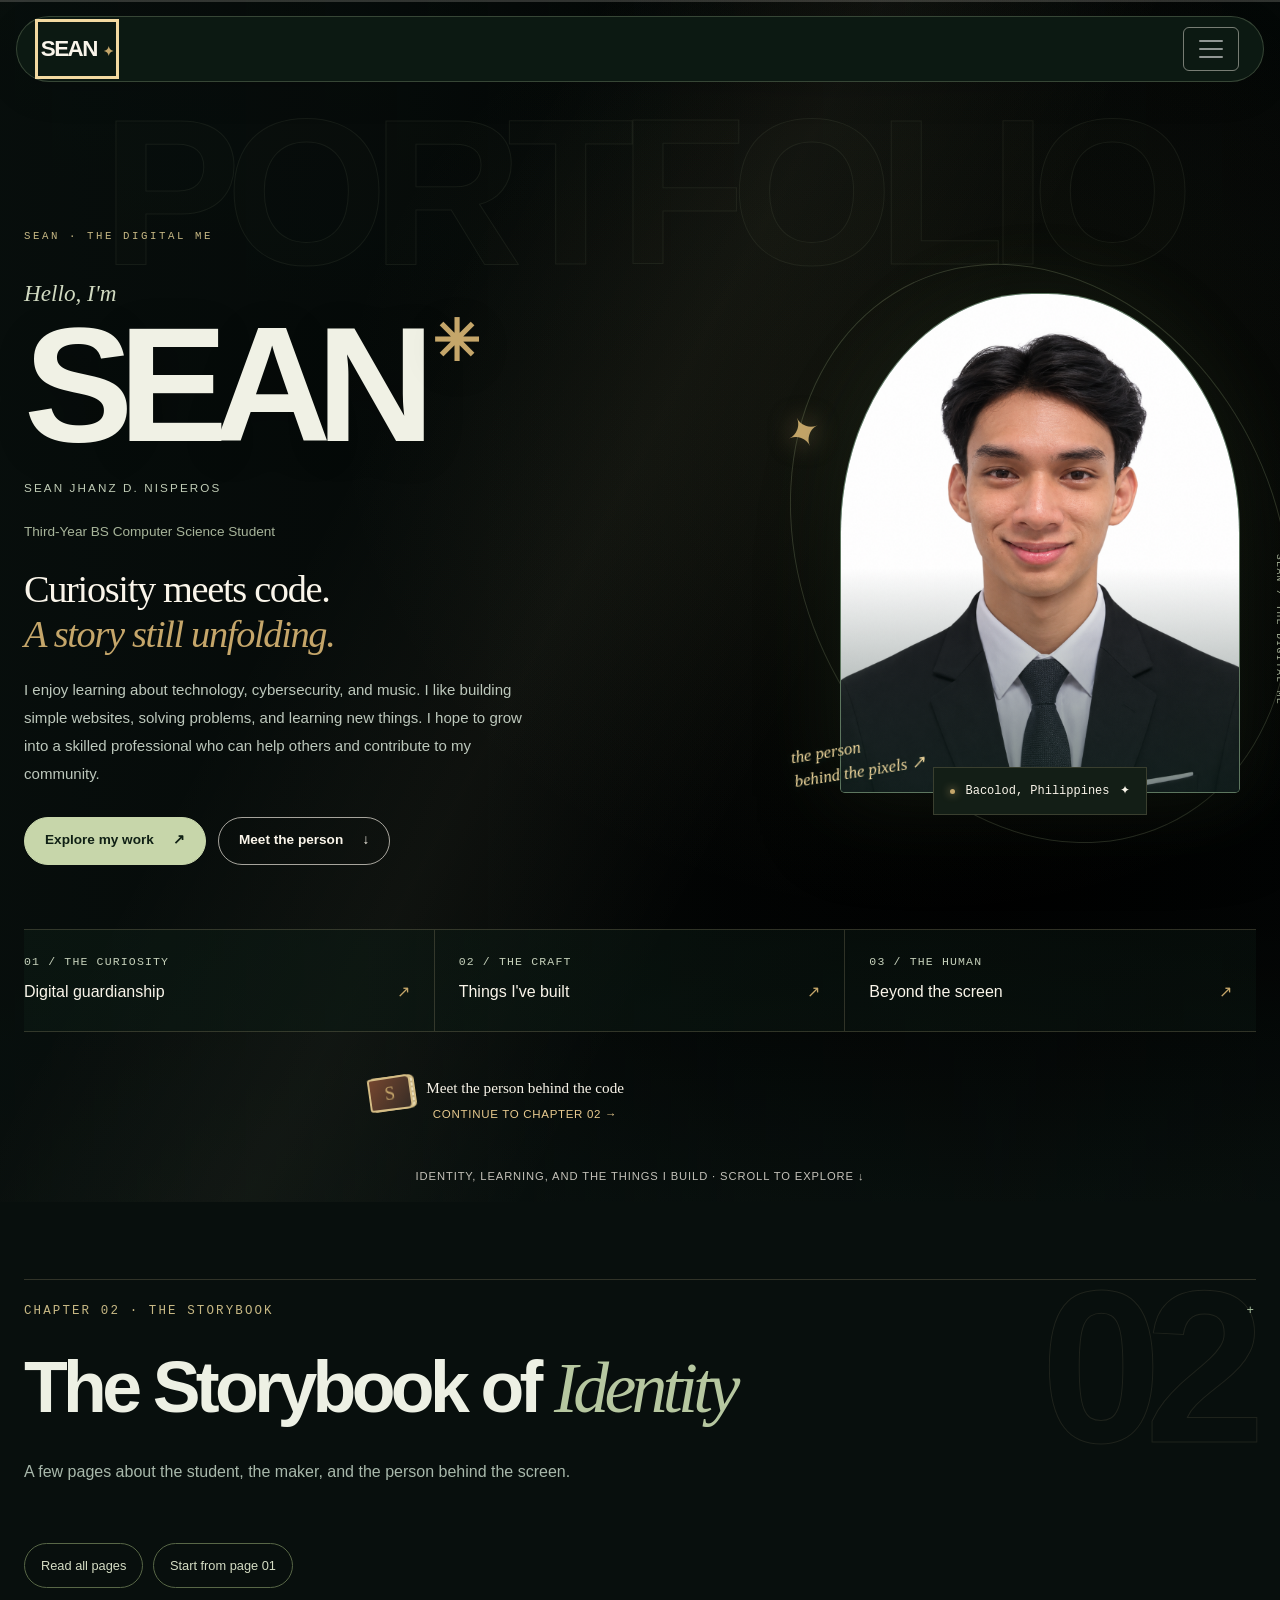
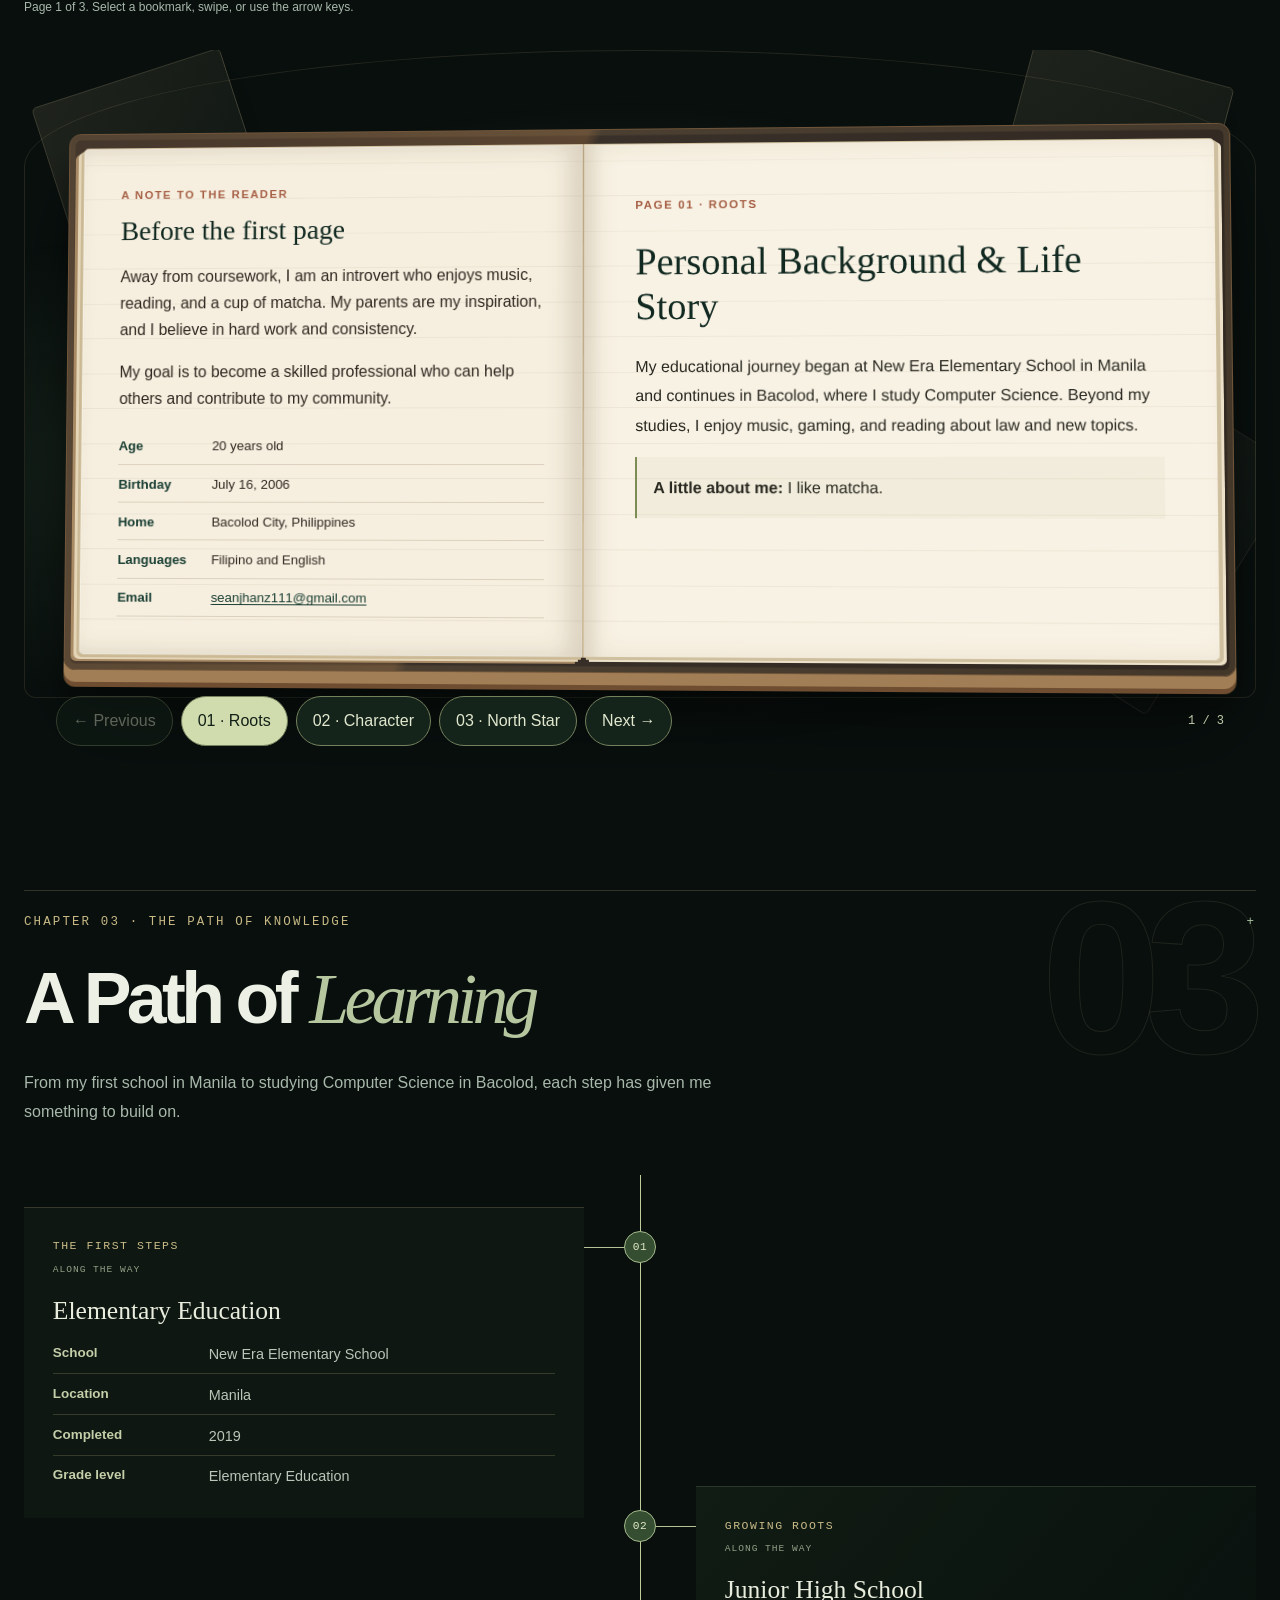
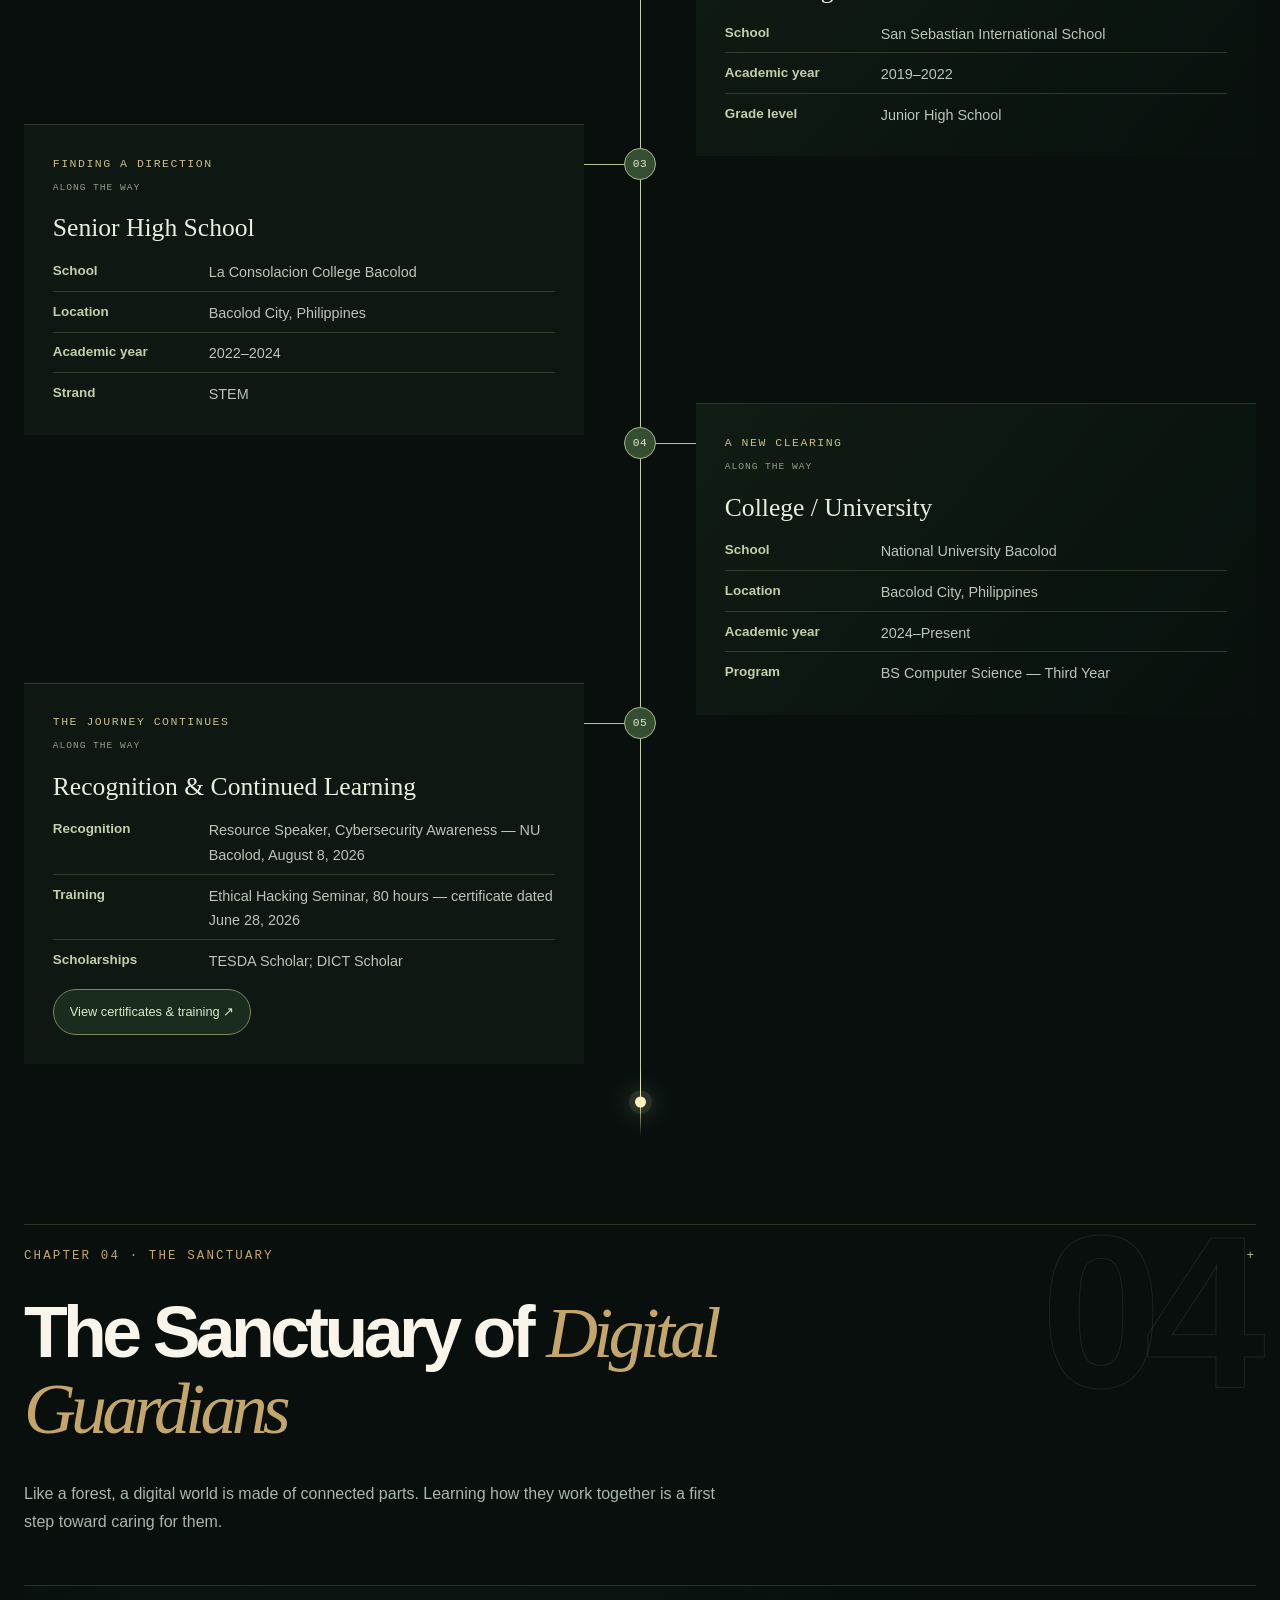
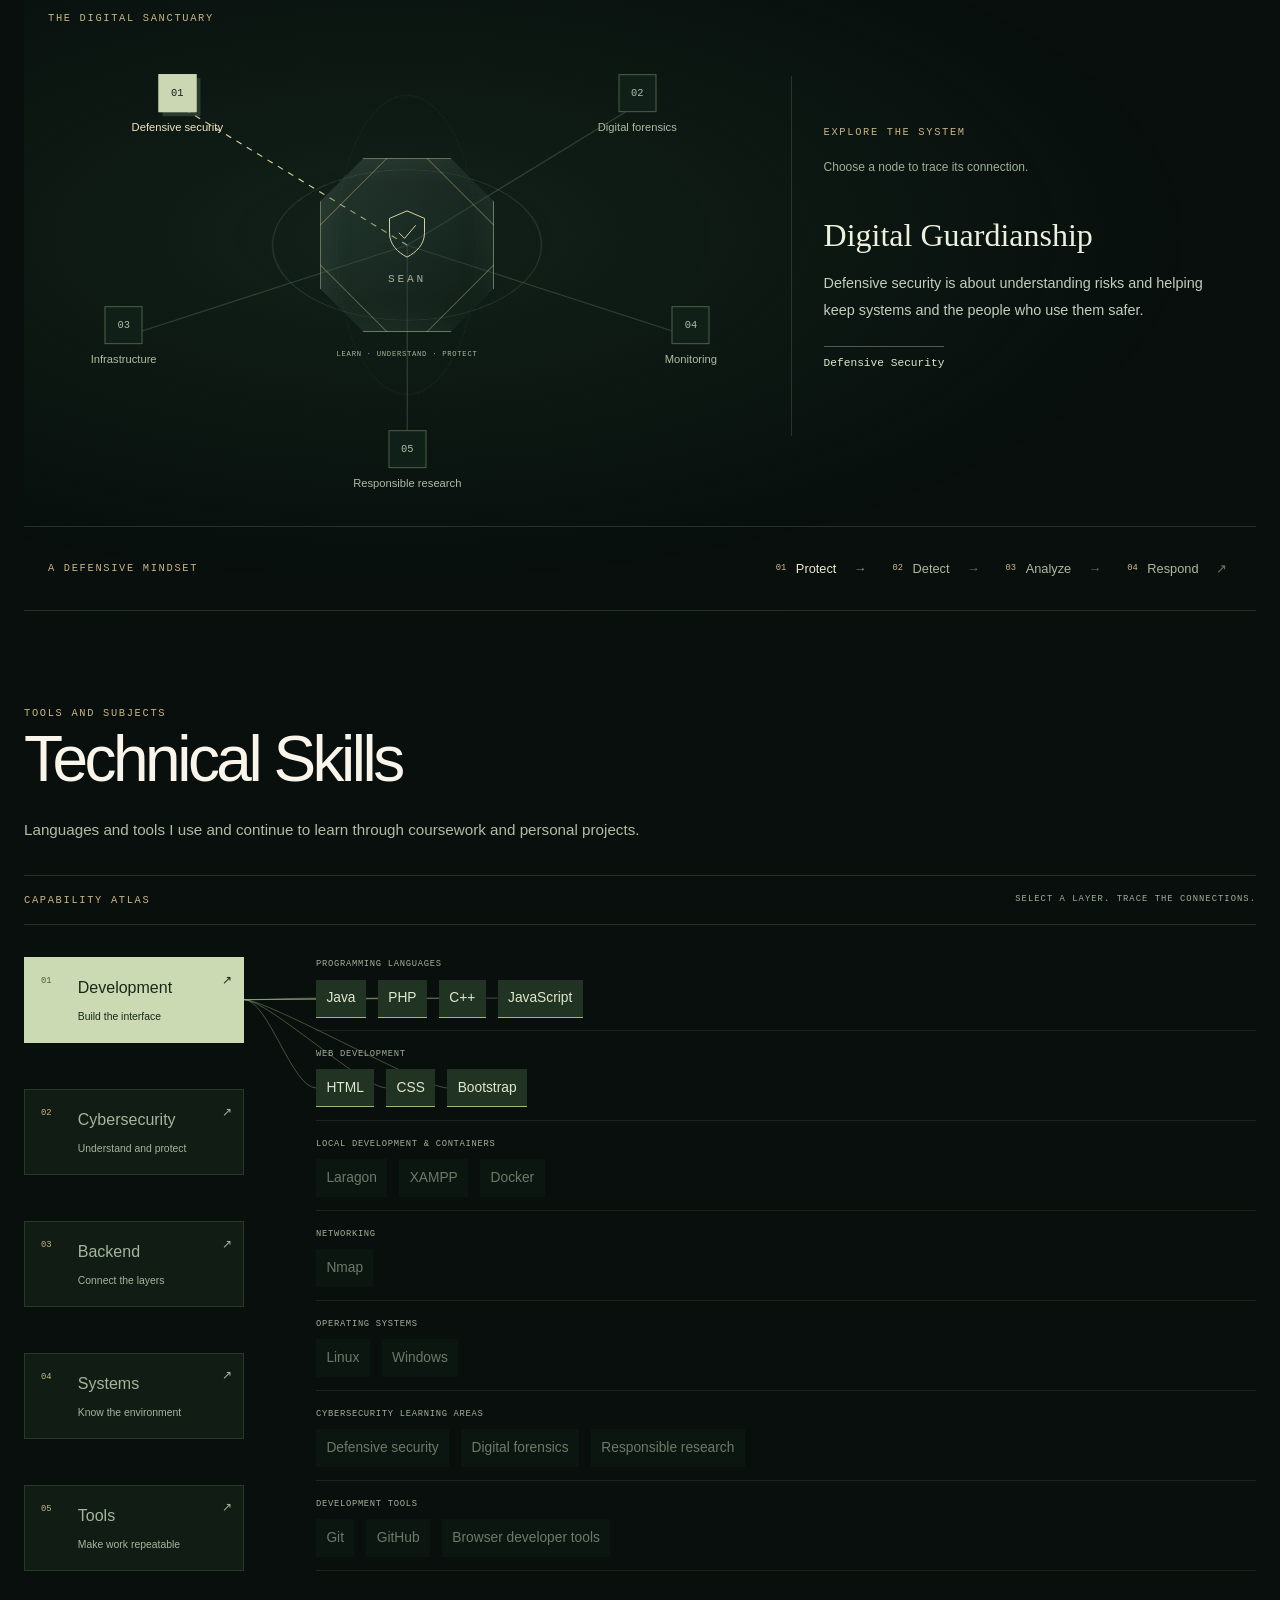
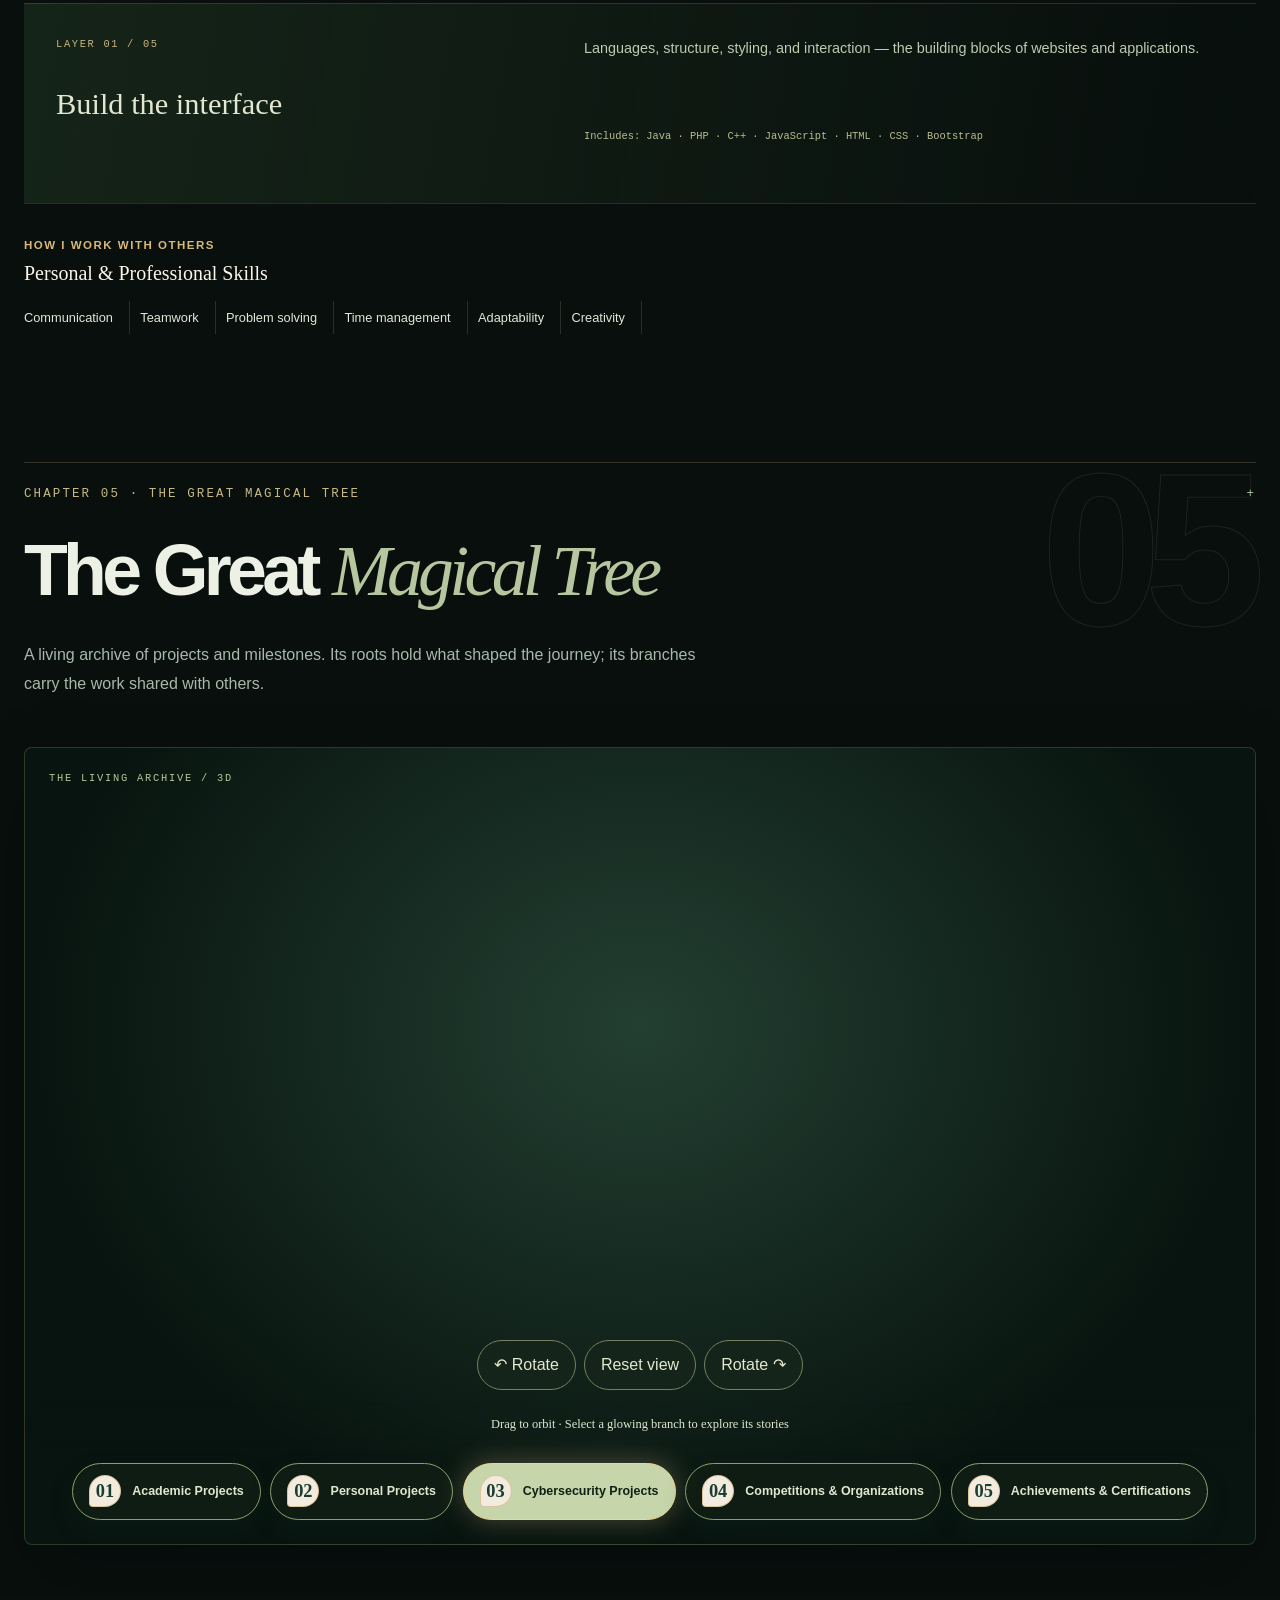
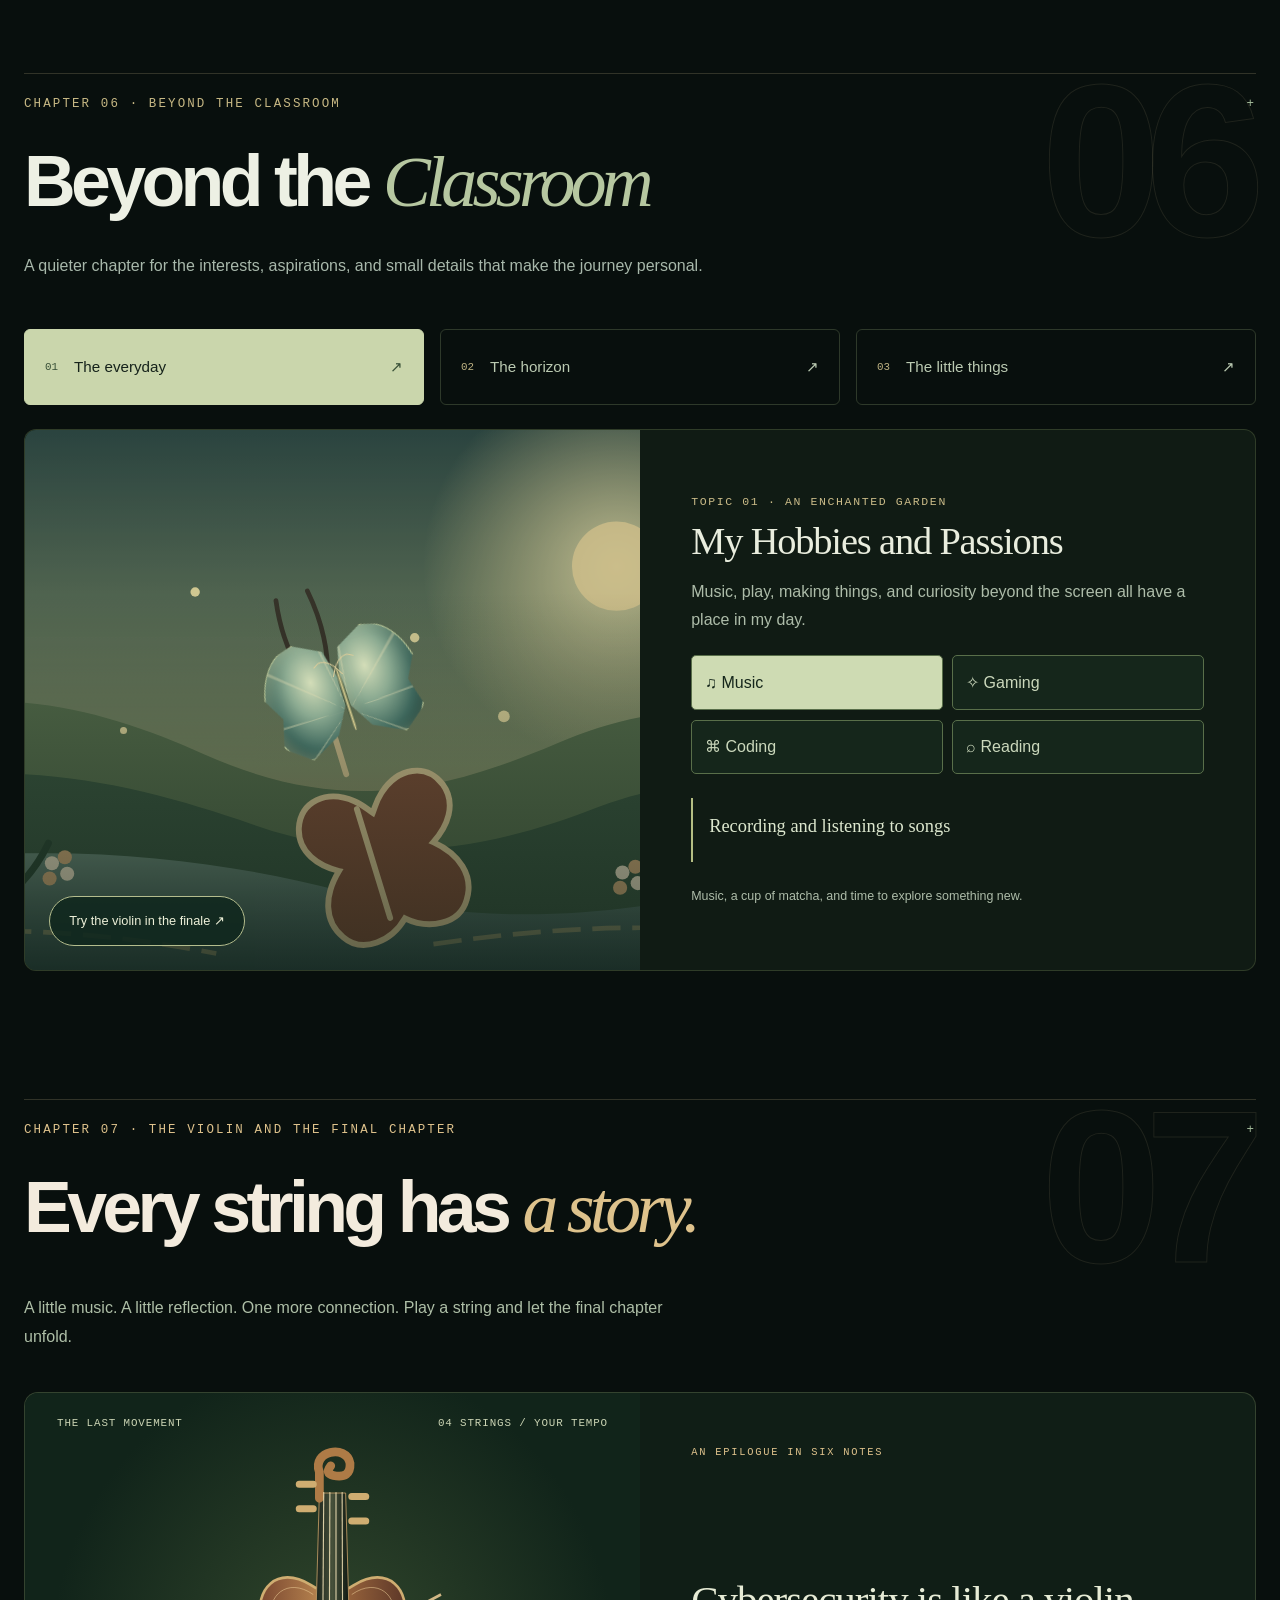
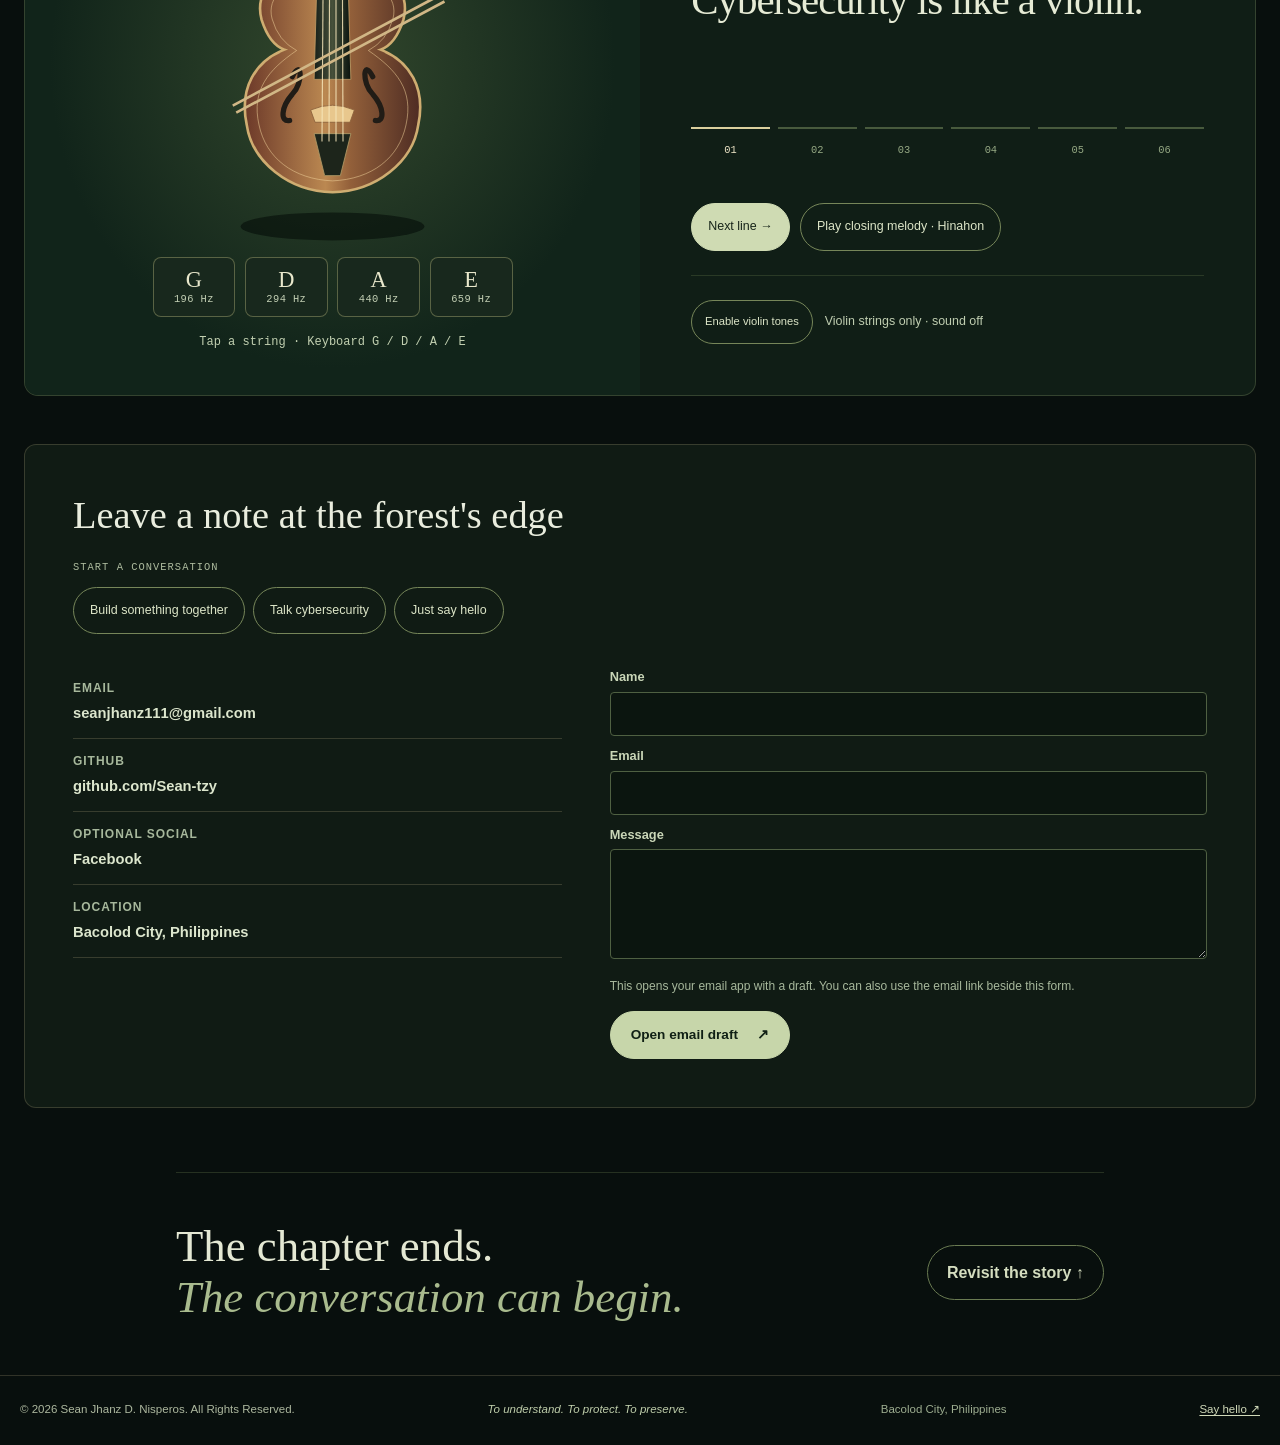
<file: index.html>
<!DOCTYPE html>
<html lang="en">
<head>
  <meta charset="UTF-8">
  <meta name="viewport" content="width=device-width, initial-scale=1">
  <title>SEAN - The Digital Me | Sean Jhanz D. Nisperos</title>
  <meta name='description' content='SEAN - The Digital Me is Sean Jhanz D. Nisperos&#39; single-page portfolio, told as a Filipino-inspired fairytale about learning, creativity, projects, and digital guardianship.'>
  <meta name='theme-color' content='#102820'>
  <link rel='icon' type='image/svg+xml' href='assets/img/hiraya-mark.svg'>
  <link href="css/intro.css" rel="stylesheet">
  <script>
    (() => {
      try {
        if (location.hash || matchMedia('(prefers-reduced-motion: reduce)').matches || sessionStorage.getItem('sean-intro-seen')) return;
      } catch { if (location.hash || matchMedia('(prefers-reduced-motion: reduce)').matches) return; }
      document.documentElement.dataset.seanIntro = 'pending';
      window.seanIntroFailsafe = setTimeout(() => {
        if (window.SeanIntro) window.SeanIntro.finish();
        else delete document.documentElement.dataset.seanIntro;
      }, 3200);
    })();
  </script>
  <script src="js/intro.js" defer></script>
  <link href="assets/vendor/bootstrap.min.css" rel="stylesheet">
  <link href="css/theme.css" rel="stylesheet">
  <link href="css/polish.css" rel="stylesheet">
  <link href="css/interactive.css" rel="stylesheet">
  <link href="css/finale.css" rel="stylesheet">
  <link href="css/chapter-depth.css" rel="stylesheet">
  <link href="css/home-depth.css" rel="stylesheet">
</head>

<body data-bs-spy="scroll" data-bs-target="#mainNav" data-bs-offset="80">
  <div id="seanIntro" class="sean-intro" role="dialog" aria-modal="true" aria-label="SEAN portfolio introduction" hidden>
    <div class="intro-shutter intro-shutter--top" aria-hidden="true"></div>
    <div class="intro-shutter intro-shutter--bottom" aria-hidden="true"></div>
    <div class="intro-topline" aria-hidden="true"><span>SEAN / THE DIGITAL ME</span><span>A STORY STILL UNFOLDING</span></div>
    <div class="intro-composition">
      <p class="intro-eyebrow">CURIOUS MIND. THOUGHTFUL CODE.</p>
      <div class="intro-wordmark" aria-label="Sean"><span aria-hidden="true">S</span><span aria-hidden="true">E</span><span aria-hidden="true">A</span><span aria-hidden="true">N</span><i aria-hidden="true">✳</i></div>
      <div class="intro-rule" aria-hidden="true"><span></span></div>
      <div class="intro-chapters" aria-hidden="true"><span>IDENTITY</span><span>LEARNING</span><span>CREATION</span></div>
      <p class="intro-status" role="status">Opening the story</p>
    </div>
    <button type="button" class="intro-skip" id="skipIntro">Skip intro <span aria-hidden="true">↗</span></button>
    <span class="intro-footnote" aria-hidden="true">CODE. UNDERSTAND. PROTECT.</span>
  </div>


  <div id="seanAtmosphere" aria-hidden="true">
    <div class="atmosphere-haze"></div>
    <canvas id="seanField"></canvas>
    <div class="atmosphere-grain"></div>
  </div>
  <div class="chapter-coordinate" id="chapterCoordinate" aria-hidden="true">01 / 07 — SEAN</div>

  <div id="scrollProgress" class="scroll-progress" role="progressbar"
       aria-label="Page scroll progress" aria-valuemin="0" aria-valuemax="100" aria-valuenow="0">
    <div id="scrollProgressBar" class="scroll-progress__bar"></div>
  </div>
  <a class="skip-link" href="#mainContent">Skip to content</a>

  <div id='enchantedCursor' class='enchanted-cursor' aria-hidden='true'>
    <span class='enchanted-cursor__ring'></span>
    <span class='enchanted-cursor__cross'></span>
    <span class='enchanted-cursor__core'></span>
    <span class="enchanted-cursor__label" id="cursorLabel"></span>
    <span class='enchanted-cursor__spark enchanted-cursor__spark--one'></span>
    <span class='enchanted-cursor__spark enchanted-cursor__spark--two'></span>
    <span class='enchanted-cursor__spark enchanted-cursor__spark--three'></span>
  </div>

  <!-- ================= NAVBAR ================= -->
  <nav id="mainNav" class="navbar navbar-expand-xxl navbar-dark bg-dark fixed-top site-nav" aria-label="Main navigation">
    <div class="container">
      <a class="navbar-brand fw-bold" href="#home">SEAN</a>
      <button class="navbar-toggler" type="button" data-bs-toggle="collapse" data-bs-target="#navMenu"
              aria-controls="navMenu" aria-expanded="false" aria-label="Toggle navigation">
        <span class="navbar-toggler-icon"></span>
      </button>
      <div class="collapse navbar-collapse" id="navMenu">
        <ul class="navbar-nav ms-auto chapter-nav" aria-label="Portfolio chapters">
          <li class="nav-item"><a class="nav-link" href="#home" data-chapter-link="01" aria-current="location">01 — The Beginning</a></li>
          <li class="nav-item"><a class="nav-link" href="#about" data-chapter-link="02">02 — The Storybook</a></li>
          <li class="nav-item"><a class="nav-link" href="#education" data-chapter-link="03">03 — The Path of Knowledge</a></li>
          <li class="nav-item"><a class="nav-link" href="#skills" data-chapter-link="04">04 — The Sanctuary</a></li>
          <li class="nav-item"><a class="nav-link" href="#experience" data-chapter-link="05">05 — The Magical Tree</a></li>
          <li class="nav-item"><a class="nav-link" href="#interests" data-chapter-link="06">06 — Beyond the Classroom</a></li>
          <li class="nav-item"><a class="nav-link" href="#contact" data-chapter-link="07">07 — The Final Chapter</a></li>
        </ul>
      </div>
    </div>
  </nav>

  <main id="mainContent" tabindex="-1">
  <!-- ================= HOME / HERO ================= -->
  <section id="home" class="village-chapter" data-chapter="01">
    <div class="hero-outline" aria-hidden="true">PORTFOLIO</div>
    <div id="villageWorld" class="village-world" aria-hidden="true">
      <svg class="village-artwork" viewBox="0 0 1600 1000" preserveAspectRatio="xMidYMax slice" focusable="false">
        <defs>
          <linearGradient id="villageSky" x1="0" x2="0" y1="0" y2="1">
            <stop offset="0" stop-color="#87a995"/>
            <stop offset=".48" stop-color="#d5aa78"/>
            <stop offset="1" stop-color="#e7a16b"/>
          </linearGradient>
          <radialGradient id="villageSunGlow">
            <stop offset="0" stop-color="#fff5c8" stop-opacity=".85"/>
            <stop offset="1" stop-color="#f8d08c" stop-opacity="0"/>
          </radialGradient>
          <linearGradient id="villagePath" x1="0" x2="0" y1="0" y2="1">
            <stop offset="0" stop-color="#a77c51"/>
            <stop offset="1" stop-color="#604b37"/>
          </linearGradient>
          <linearGradient id="villageNipa" x1="0" x2="0" y1="0" y2="1">
            <stop offset="0" stop-color="#765038"/>
            <stop offset="1" stop-color="#3c3528"/>
          </linearGradient>
        </defs>
        <rect width="1600" height="1000" fill="url(#villageSky)"/>
        <circle class="village-sun-glow" cx="1230" cy="210" r="290" fill="url(#villageSunGlow)"/>
        <circle class="village-sun" cx="1230" cy="210" r="72" fill="#ffe5a7" opacity=".92"/>
        <g class="village-cloud village-cloud--one" fill="#fff3d4" opacity=".58">
          <path d="M170 230c4-26 27-44 54-39 13-27 53-30 70-3 31-4 52 27 37 52H178c-7-2-10-5-8-10Z"/>
        </g>
        <g class="village-cloud village-cloud--two" fill="#fff4dd" opacity=".46">
          <path d="M1000 330c8-22 31-34 53-25 16-28 55-24 65 6 28 1 43 29 28 49h-143c-10-8-11-18-3-30Z"/>
        </g>
        <g class="village-mountains village-mountains--far">
          <path d="M0 540 190 350l125 128 195-218 203 248 163-171 201 201 196-234 327 268v214H0Z" fill="#788d78" opacity=".58"/>
          <path d="m191 352 49 50-42-13-34 32 27-69Zm320-92 60 76-51-23-44 31 35-84Zm565 77 51 59-50-20-41 34 40-73Z" fill="#d9d4b8" opacity=".64"/>
        </g>
        <path class="village-hills village-hills--back" d="M0 570c192-72 346-42 512 8 190 57 312 19 472-25 224-62 402-26 616 72v375H0Z" fill="#617c5d"/>
        <path class="village-hills village-hills--front" d="M0 672c206-74 384-55 593 6 195 56 359 40 548-5 181-43 319-24 459 39v288H0Z" fill="#344f3c"/>
        <g class="village-palm village-palm--left">
          <path d="M174 704c26-132 53-248 81-344" fill="none" stroke="#51483a" stroke-linecap="round" stroke-width="24"/>
          <path d="M253 367c-100-67-167-57-222-26 84 1 136 24 211 54-97-9-152 19-204 63 84-26 139-22 207-14-73 26-106 68-126 112 72-52 120-73 156-94-41 57-46 105-39 151 38-79 62-124 78-171 9 73 38 114 72 146-24-93-28-146-30-198 42 46 95 63 146 69-71-47-114-90-160-120 58 13 113 2 165-15-94-4-143-21-198-34 54-13 95-43 128-78-84 31-135 35-196 55 42-46 58-92 62-139-43 64-79 100-121 139-17-55-48-95-85-127 32 74 42 126 55 187Z" fill="#345844"/>
          <path d="m98 353 154 66m-130-20 142 30m-107 8 106-11m-65 59 75-55m-17 88 34-82m43-81-23 84m74-40-81 42" stroke="#78906c" stroke-linecap="round" stroke-width="8" opacity=".72"/>
        </g>
        <g class="village-palm village-palm--right">
          <path d="M1398 711c-12-123-22-231-34-331" fill="none" stroke="#51483a" stroke-linecap="round" stroke-width="22"/>
          <path d="M1363 383c-79-59-142-59-205-42 68 13 114 34 188 63-75-3-129 25-171 64 74-23 127-25 190-17-63 25-95 61-117 104 65-48 103-68 139-88-32 53-35 93-28 134 31-69 49-111 62-153 8 62 32 99 60 128-19-78-21-124-22-169 36 42 78 59 121 66-59-43-94-79-133-108 50 13 97 5 140-8-78-7-119-22-164-34 47-11 84-34 113-64-70 23-116 26-167 42 37-37 52-74 58-114-38 53-69 82-105 115-14-45-39-79-69-106 26 62 33 104 42 154Z" fill="#3c6047"/>
        </g>
        <g class="village-house">
          <ellipse cx="800" cy="748" rx="294" ry="43" fill="#283a2e" opacity=".38"/>
          <path d="m987 520 83-43v151l-83 25Z" fill="#6e593e" stroke="#493a2d" stroke-width="10" stroke-linejoin="round"/>
          <path d="m1043 493 4 137m-40-88 58-28" fill="none" stroke="#a8895b" stroke-width="5" opacity=".65"/>
          <path d="M635 639v134m330-134v134M682 637v137m238-137v137" stroke="#594432" stroke-linecap="round" stroke-width="24"/>
          <path d="M614 520h373v133H614Z" fill="#bd9866" stroke="#594432" stroke-width="12"/>
          <path d="M614 544h373m-373 23h373m-373 23h373m-373 23h373" stroke="#8f704d" stroke-width="5" opacity=".68"/>
          <path d="M743 553h76v100h-76Z" fill="#604936" stroke="#493a2d" stroke-width="8"/>
          <path d="M843 554h92v66h-92Z" fill="#96a88e" stroke="#594432" stroke-width="10"/>
          <path d="M889 555v64m-46-32h92" stroke="#594432" stroke-width="8"/>
          <path d="m559 533 241-192 243 192-25 32-218-158-216 158Z" fill="url(#villageNipa)" stroke="#4b392b" stroke-width="10" stroke-linejoin="round"/>
          <path d="m800 341 108-28 185 178-50 42Z" fill="#493b2d" stroke="#352e26" stroke-width="8" stroke-linejoin="round"/>
          <path d="m915 324 150 166m-121-150 121 134" fill="none" stroke="#8c6945" stroke-width="7" opacity=".62"/>
          <path d="m597 526 203-161 204 161M628 513l172-136 174 136M663 499l137-109 139 109" fill="none" stroke="#9d764b" stroke-linecap="round" stroke-width="8" opacity=".72"/>
          <path d="m735 653 42 51h46l41-51" fill="none" stroke="#574332" stroke-width="12" stroke-linejoin="round"/>
          <path d="M786 704v40m-23-1h69m-89 20h109" stroke="#6b5039" stroke-linecap="round" stroke-width="10"/>
        </g>
        <path class="village-path" d="m742 694 116 0 241 306H491Z" fill="url(#villagePath)"/>
        <g class="village-path-planks" stroke="#d0a978" stroke-width="8" opacity=".55">
          <path d="m710 735 181 0m-213 43h250m-287 57h325m-365 71h406m-446 80h486"/>
        </g>
        <g class="village-shrubs" fill="#294737">
          <path d="M0 819c45-87 140-83 173-9 37-58 105-42 119 27 56-46 114-17 117 55H0Zm1190 36c22-78 102-94 141-34 34-62 119-55 137 23 43-42 103-20 132 35v121h-410Z"/>
          <path d="M287 875c26-57 82-56 103-9 29-39 78-24 85 25 37-27 73-3 78 43H263Zm760 20c25-55 80-53 101-7 29-37 79-19 84 29 34-25 71 0 75 43h-294Z" fill="#52704d"/>
        </g>
        <g class="village-grass" fill="none" stroke="#a8ad72" stroke-linecap="round" stroke-width="5">
          <path d="m84 1000 17-92m-17 92-26-74m63 74 30-92m126 92 16-68m-16 68-33-52m116 52 24-86m103 86 13-65m100 65 19-57m626 57 19-66m85 66 27-86m54 86 12-61m89 61 24-90m90 90 14-66m62 66 34-79"/>
        </g>
        <g class="village-fireflies" fill="#fbe8a6">
          <circle cx="414" cy="738" r="5"/>
          <circle cx="1115" cy="674" r="4"/>
          <circle cx="1268" cy="784" r="5"/>
          <circle cx="348" cy="836" r="4"/>
        </g>
      </svg>
      <div class="village-depth-light"></div>
      <div class="village-depth-rim village-depth-rim--near"></div>
      <div class="village-depth-rim village-depth-rim--far"></div>
      <div class="village-atmosphere"></div>
    </div>
    <div class="village-content container">
      <header class="village-intro">
        <p class="chapter-kicker">SEAN <span aria-hidden="true">·</span> THE DIGITAL ME</p>
        <p class="hero-greeting">Hello, I'm</p>
        <h1 id="heroTitle"><span class="hero-name">SEAN<span class="hero-star" aria-hidden="true">✳</span></span><span class="hero-fullname">Sean Jhanz D. Nisperos</span></h1>
        <p class="village-role">Third-Year BS Computer Science Student</p>
        <p class="village-tagline">Curiosity meets code.<br><em>A story still unfolding.</em></p>
        <p class="village-introduction">
          I enjoy learning about technology, cybersecurity, and music. I like building simple websites,
          solving problems, and learning new things. I hope to grow into a skilled professional who can
          help others and contribute to my community.
        </p>
        <div class="hero-actions">
          <a href="#experience" class="btn btn-warning btn-lg">Explore my work <span aria-hidden="true">↗</span></a>
          <a href="#about" class="btn btn-outline-light btn-lg">Meet the person <span aria-hidden="true">↓</span></a>
        </div>
      </header>
      <figure class="hero-portrait" data-depth-card>
        <div class="portrait-orbit" aria-hidden="true"></div>
        <div class="portrait-frame"><img src="assets/img/sean-studio-portrait.png" alt="Sean Jhanz D. Nisperos wearing a black suit and tie" width="1086" height="1448" fetchpriority="high" decoding="async"></div>
        <span class="portrait-coordinate" aria-hidden="true">SEAN / THE DIGITAL ME</span>
        <figcaption><span class="portrait-dot" aria-hidden="true"></span> Bacolod, Philippines <span aria-hidden="true">✦</span></figcaption>
        <span class="portrait-note" aria-hidden="true">the person<br>behind the pixels ↗</span>
      </figure>
      <div class="hero-index" aria-label="Explore my portfolio">
        <a href="#skills"><span>01 / THE CURIOSITY</span><strong>Digital guardianship <span aria-hidden="true">↗</span></strong></a>
        <a href="#experience"><span>02 / THE CRAFT</span><strong>Things I've built <span aria-hidden="true">↗</span></strong></a>
        <a href="#interests"><span>03 / THE HUMAN</span><strong>Beyond the screen <span aria-hidden="true">↗</span></strong></a>
      </div>
      <a class="village-book-reveal" href="#about">
        <span class="village-book-object" aria-hidden="true">
          <span class="village-book-object__pages"></span>
          <span class="village-book-object__cover">S</span>
        </span>
        <span class="village-book-label">Meet the person behind the code</span>
        <span class="village-book-chapter">Continue to Chapter 02 <span aria-hidden="true">→</span></span>
      </a>
      <p class="village-scroll-cue" aria-hidden="true">Identity, learning, and the things I build · Scroll to explore ↓</p>
    </div>
  </section>

  <section id="about" class="storybook-chapter" data-chapter="02">
    <div class="container">
      <p class="chapter-kicker chapter-kicker--dark">CHAPTER 02 <span aria-hidden="true">·</span> THE STORYBOOK</p>
      <h2 class="section-title">The Storybook of <span>Identity</span></h2>
      <p class="storybook-lede">A few pages about the student, the maker, and the person behind the screen.</p>

      <div class="book-controls" hidden>
        <button type="button" class="book-control" id="bookRead" aria-controls="identityBook" aria-expanded="false">Open my story <span aria-hidden="true">↗</span></button>
        <button type="button" class="book-control" id="bookScroll" aria-controls="identityBook">Follow the scroll <span aria-hidden="true">↓</span></button>
        <span id="bookStatus" role="status">Scroll to turn the pages, or open the whole story.</span>
      </div>
      <div class="storybook" id="identityBook" data-interactive-book>
        <div class="storybook-left">
          <article class="storybook-left-page">
            <p class="storybook-page-label">A note to the reader</p>
            <h3>Before the first page</h3>
            <p>
              Away from coursework, I am an introvert who enjoys music, reading, and a cup of matcha.
              My parents are my inspiration, and I believe in hard work and consistency.
            </p>
            <p>My goal is to become a skilled professional who can help others and contribute to my community.</p>
            <dl class="storybook-facts">
              <div><dt>Age</dt><dd>20 years old</dd></div>
              <div><dt>Birthday</dt><dd>July 16, 2006</dd></div>
              <div><dt>Home</dt><dd>Bacolod City, Philippines</dd></div>
              <div><dt>Languages</dt><dd>Filipino and English</dd></div>
              <div><dt>Email</dt><dd><a href="mailto:seanjhanz111@gmail.com">seanjhanz111@gmail.com</a></dd></div>
            </dl>
          </article>
          <div class="storybook-cover" data-storybook-cover aria-hidden="true">
            <div class="storybook-cover__front">
              <span class="storybook-cover__ornament">✳</span>
              <span class="storybook-cover__title">SEAN</span>
              <span class="storybook-cover__subtitle">The Digital Me</span>
              <span class="storybook-cover__author">Sean Jhanz D. Nisperos</span>
              <span class="storybook-cover__ornament">✳</span>
            </div>
            <div class="storybook-cover__back"></div>
          </div>
        </div>

        <div class="storybook-pages">
          <article class="storybook-page">
            <div class="storybook-page-turn" aria-hidden="true"></div>
            <div class="storybook-page-content">
              <p class="storybook-page-label">Page 01 <span aria-hidden="true">·</span> Roots</p>
              <h3>Personal Background &amp; Life Story</h3>
              <p>
                My educational journey began at New Era Elementary School in Manila and continues in Bacolod,
                where I study Computer Science. Beyond my studies, I enjoy music, gaming, and reading about law and new topics.
              </p>
              <p class="personal-note"><strong>A little about me:</strong> I like matcha.</p>
            </div>
          </article>

          <article class="storybook-page">
            <div class="storybook-page-turn" aria-hidden="true"></div>
            <div class="storybook-page-content">
              <p class="storybook-page-label">Page 02 <span aria-hidden="true">·</span> Character</p>
              <h3>Personality, Values &amp; Growth</h3>
              <p><strong>Personality:</strong> I am an introvert.</p>
              <p><strong>Values:</strong> I believe that hard work and consistency lead to success.</p>
              <p><strong>Strengths:</strong> I enjoy solving problems and learning new things.</p>
              <p><strong>Weakness:</strong> Her.</p>
            </div>
          </article>

          <article class="storybook-page">
            <div class="storybook-page-turn" aria-hidden="true"></div>
            <div class="storybook-page-content">
              <p class="storybook-page-label">Page 03 <span aria-hidden="true">·</span> North Star</p>
              <h3>Motivation, Inspiration &amp; Philosophy</h3>
              <p><strong>Motivation:</strong> My goal is to become a skilled professional who can help others and contribute to my community.</p>
              <p><strong>Inspiration:</strong> My parents.</p>
              <p><strong>Personal philosophy:</strong> Hard work and consistency are part of how I hope to move forward.</p>
            </div>
          </article>
        </div>
      </div>
    </div>
  </section>

  <section id="education" class="education-chapter bg-soft" data-chapter="03">
    <div class="container">
      <p class="chapter-kicker chapter-kicker--dark">CHAPTER 03 <span aria-hidden="true">·</span> THE PATH OF KNOWLEDGE</p>
      <h2 class="section-title">A Path of <span>Learning</span></h2>
      <p class="education-lede">From my first school in Manila to studying Computer Science in Bacolod, each step has given me something to build on.</p>

      <ol class="education-trail" aria-label="Five education milestones">
        <li class="education-card">
          <span class="education-card__marker" aria-hidden="true">01</span>
          <article class="education-card__panel">
            <p class="education-card__eyebrow">The first steps</p>
            <h3>Elementary Education</h3>
            <dl class="education-facts">
              <div><dt>School</dt><dd>New Era Elementary School</dd></div>
              <div><dt>Location</dt><dd>Manila</dd></div>
              <div><dt>Completed</dt><dd>2019</dd></div>
              <div><dt>Grade level</dt><dd>Elementary Education</dd></div>
            </dl>
          </article>
        </li>
        <li class="education-card">
          <span class="education-card__marker" aria-hidden="true">02</span>
          <article class="education-card__panel">
            <p class="education-card__eyebrow">Growing roots</p>
            <h3>Junior High School</h3>
            <dl class="education-facts">
              <div><dt>School</dt><dd>San Sebastian International School</dd></div>
              <div><dt>Academic year</dt><dd>2019–2022</dd></div>
              <div><dt>Grade level</dt><dd>Junior High School</dd></div>
            </dl>
          </article>
        </li>
        <li class="education-card">
          <span class="education-card__marker" aria-hidden="true">03</span>
          <article class="education-card__panel">
            <p class="education-card__eyebrow">Finding a direction</p>
            <h3>Senior High School</h3>
            <dl class="education-facts">
              <div><dt>School</dt><dd>La Consolacion College Bacolod</dd></div>
              <div><dt>Location</dt><dd>Bacolod City, Philippines</dd></div>
              <div><dt>Academic year</dt><dd>2022–2024</dd></div>
              <div><dt>Strand</dt><dd>STEM</dd></div>
            </dl>
          </article>
        </li>
        <li class="education-card">
          <span class="education-card__marker" aria-hidden="true">04</span>
          <article class="education-card__panel">
            <p class="education-card__eyebrow">A new clearing</p>
            <h3>College / University</h3>
            <dl class="education-facts">
              <div><dt>School</dt><dd>National University Bacolod</dd></div>
              <div><dt>Location</dt><dd>Bacolod City, Philippines</dd></div>
              <div><dt>Academic year</dt><dd>2024–Present</dd></div>
              <div><dt>Program</dt><dd>BS Computer Science — Third Year</dd></div>
            </dl>
          </article>
        </li>
        <li class="education-card">
          <span class="education-card__marker" aria-hidden="true">05</span>
          <article class="education-card__panel">
            <p class="education-card__eyebrow">The journey continues</p>
            <h3>Recognition &amp; Continued Learning</h3>
            <dl class="education-facts">
              <div><dt>Recognition</dt><dd>Resource Speaker, Cybersecurity Awareness — NU Bacolod, August 8, 2026</dd></div>
              <div><dt>Training</dt><dd>Ethical Hacking Seminar, 80 hours — certificate dated June 28, 2026</dd></div>
              <div><dt>Scholarships</dt><dd>TESDA Scholar; DICT Scholar</dd></div>
            </dl>
            <button type="button" class="education-record-link" data-open-branch="achievements">View certificates &amp; training ↗</button>
          </article>
        </li>
      </ol>
    </div>
  </section>

  <section id="skills" class="sanctuary-chapter" data-chapter="04">
    <div class="container">
      <p class="chapter-kicker chapter-kicker--dark">CHAPTER 04 <span aria-hidden="true">·</span> THE SANCTUARY</p>
      <h2 class="section-title">The Sanctuary of <span>Digital Guardians</span></h2>
      <p class="sanctuary-lede">Like a forest, a digital world is made of connected parts. Learning how they work together is a first step toward caring for them.</p>

      <div class="guardian-grid" aria-label="Cybersecurity learning areas">
        <article class="guardian-card">
          <span class="guardian-card__sigil" aria-hidden="true">✧</span>
          <p class="guardian-card__eyebrow">01 · Protect</p>
          <h3>Digital Guardianship</h3>
          <p>Defensive security is about understanding risks and helping keep systems and the people who use them safer.</p>
          <span class="guardian-card__focus">Defensive Security</span>
        </article>
        <article class="guardian-card">
          <span class="guardian-card__sigil" aria-hidden="true">⌕</span>
          <p class="guardian-card__eyebrow">02 · Understand</p>
          <h3>The Art of Investigation</h3>
          <p>Digital forensics studies digital evidence carefully, with attention to context and responsible handling.</p>
          <span class="guardian-card__focus">Digital Forensics</span>
        </article>
        <article class="guardian-card">
          <span class="guardian-card__sigil" aria-hidden="true">⌘</span>
          <p class="guardian-card__eyebrow">03 · Connect</p>
          <h3>The Hidden Threads</h3>
          <p>Networking and infrastructure reveal how devices, services, and information depend on one another.</p>
          <span class="guardian-card__focus">Networking &amp; Infrastructure</span>
        </article>
        <article class="guardian-card">
          <span class="guardian-card__sigil" aria-hidden="true">◉</span>
          <p class="guardian-card__eyebrow">04 · Notice</p>
          <h3>The Quiet Watch</h3>
          <p>Monitoring and detection help make changes visible so they can be understood and reviewed.</p>
          <span class="guardian-card__focus">Monitoring &amp; Detection</span>
        </article>
        <article class="guardian-card guardian-card--discovery">
          <span class="guardian-card__sigil" aria-hidden="true">✳</span>
          <p class="guardian-card__eyebrow">05 · Discover responsibly</p>
          <h3>The Art of Discovery</h3>
          <p>Ethical security research means learning within permission, respecting boundaries, and reporting findings responsibly.</p>
          <span class="guardian-card__focus">Ethical Security Research</span>
        </article>
      </div>

      <div class="skills-grove">
        <section class="skills-panel" aria-labelledby="technicalSkillsTitle">
          <p class="skills-panel__eyebrow">Tools and subjects</p>
          <h3 id="technicalSkillsTitle">Technical Skills</h3>
          <p class="skills-intro">Languages and tools I use and continue to learn through coursework and personal projects.</p>
          <div class="skill-groups">
            <div class="skill-group">
              <h4>Programming languages</h4>
              <ul class="skill-tags"><li>Java</li><li>PHP</li><li>C++</li><li>JavaScript</li></ul>
            </div>
            <div class="skill-group">
              <h4>Web development</h4>
              <ul class="skill-tags"><li>HTML</li><li>CSS</li><li>Bootstrap</li></ul>
            </div>
            <div class="skill-group">
              <h4>Local development &amp; containers</h4>
              <ul class="skill-tags"><li>Laragon</li><li>XAMPP</li><li>Docker</li></ul>
            </div>
            <div class="skill-group">
              <h4>Networking</h4>
              <ul class="skill-tags"><li>Nmap</li></ul>
            </div>
            <div class="skill-group">
              <h4>Operating systems</h4>
              <ul class="skill-tags"><li>Linux</li><li>Windows</li></ul>
            </div>
            <div class="skill-group">
              <h4>Cybersecurity learning areas</h4>
              <ul class="skill-tags"><li>Defensive security</li><li>Digital forensics</li><li>Responsible research</li></ul>
            </div>
            <div class="skill-group">
              <h4>Development tools</h4>
              <ul class="skill-tags"><li>Git</li><li>GitHub</li><li>Browser developer tools</li></ul>
            </div>
          </div>
        </section>

        <section class="skills-panel skills-panel--personal" aria-labelledby="personalSkillsTitle">
          <p class="skills-panel__eyebrow">How I work with others</p>
          <h3 id="personalSkillsTitle">Personal &amp; Professional Skills</h3>
          <ul class="skill-tags skill-tags--personal">
            <li>Communication</li>
            <li>Teamwork</li>
            <li>Problem solving</li>
            <li>Time management</li>
            <li>Adaptability</li>
            <li>Creativity</li>
          </ul>
        </section>
      </div>
    </div>
  </section>


  <section id="experience" class="tree-chapter" data-chapter="05">
    <div class="container">
      <p class="chapter-kicker chapter-kicker--dark">CHAPTER 05 <span aria-hidden="true">·</span> THE GREAT MAGICAL TREE</p>
      <h2 class="section-title">The Great <span>Magical Tree</span></h2>
      <p class="tree-chapter-lede">A living archive of projects and milestones. Its roots hold what shaped the journey; its branches carry the work shared with others.</p>

      <div id="treeArchive" class="tree-archive">
      <div class="tree-clearing">
        <svg class="tree-artwork" viewBox="0 0 1400 720" preserveAspectRatio="xMidYMax slice" focusable="false" aria-hidden="true">
          <defs>
            <linearGradient id="treeSky" x1="0" x2="0" y1="0" y2="1">
              <stop offset="0" stop-color="#172c2a"/>
              <stop offset=".58" stop-color="#51674d"/>
              <stop offset="1" stop-color="#b58a54"/>
            </linearGradient>
            <radialGradient id="treeSunGlow">
              <stop offset="0" stop-color="#ffedb5" stop-opacity=".85"/>
              <stop offset="1" stop-color="#f8d08c" stop-opacity="0"/>
            </radialGradient>
            <linearGradient id="treeBark" x1="0" x2="1" y1="0" y2="0">
              <stop offset="0" stop-color="#42382b"/>
              <stop offset=".45" stop-color="#8b6944"/>
              <stop offset=".72" stop-color="#594631"/>
              <stop offset="1" stop-color="#302f25"/>
            </linearGradient>
            <radialGradient id="treeCanopy">
              <stop offset="0" stop-color="#a0a56e"/>
              <stop offset=".68" stop-color="#506c48"/>
              <stop offset="1" stop-color="#294735"/>
            </radialGradient>
            <radialGradient id="treeCanopyLight">
              <stop offset="0" stop-color="#d0bd78"/>
              <stop offset="1" stop-color="#6e8753"/>
            </radialGradient>
            <linearGradient id="treeMist" x1="0" x2="1">
              <stop offset="0" stop-color="#fff5ce" stop-opacity="0"/>
              <stop offset=".5" stop-color="#fff5ce" stop-opacity=".28"/>
              <stop offset="1" stop-color="#fff5ce" stop-opacity="0"/>
            </linearGradient>
          </defs>
          <rect width="1400" height="720" fill="url(#treeSky)"/>
          <circle class="tree-sun-glow" cx="1055" cy="145" r="290" fill="url(#treeSunGlow)"/>
          <path d="M0 428 158 286l125 118 188-202 201 219 192-221 180 214 154-153 202 175v284H0Z" fill="#728369" opacity=".38"/>
          <path d="M0 515c178-83 327-49 498 0 193 56 322 23 490-36 160-56 274-36 412 29v212H0Z" fill="#435b43"/>
          <path d="M0 582c165-66 327-46 466-6 210 61 372 30 543-19 159-45 282-29 391 24v139H0Z" fill="#2a4535"/>
          <g class="tree-far-forest" fill="#203d32">
            <path d="m52 600 69-188 71 188Zm89 38 83-225 84 225Zm852-13 82-219 83 219Zm230-34 74-201 76 201Z"/>
          </g>
          <g class="tree-mist">
            <path d="M0 494c170-34 312-23 467 8 152 30 294 29 429 0 180-39 322-28 504 11v54c-196-27-321-30-495 7-175 37-329 29-476-2-157-34-272-41-429-9Z" fill="url(#treeMist)"/>
            <path d="M0 561c201-27 304-18 461 10 151 27 286 27 434 1 173-31 317-25 505 10v38c-197-26-320-28-493 4-173 33-318 31-458 5-170-31-279-39-449-12Z" fill="url(#treeMist)" opacity=".72"/>
          </g>
          <g class="tree-canopy">
            <circle cx="702" cy="192" r="153" fill="url(#treeCanopy)"/>
            <circle cx="553" cy="216" r="116" fill="url(#treeCanopy)"/>
            <circle cx="842" cy="220" r="126" fill="url(#treeCanopy)"/>
            <circle cx="430" cy="281" r="91" fill="#3c5c40"/>
            <circle cx="969" cy="283" r="96" fill="#3b5a3e"/>
            <circle cx="610" cy="110" r="102" fill="url(#treeCanopyLight)" opacity=".77"/>
            <circle cx="786" cy="101" r="101" fill="url(#treeCanopy)"/>
            <circle cx="350" cy="349" r="68" fill="#36583d"/>
            <circle cx="1052" cy="355" r="73" fill="#34543a"/>
            <circle cx="498" cy="148" r="63" fill="#6d8150" opacity=".78"/>
            <circle cx="913" cy="163" r="69" fill="#778653" opacity=".78"/>
            <circle cx="687" cy="42" r="70" fill="#59744a"/>
            <circle cx="585" cy="287" r="62" fill="#68804c"/>
            <circle cx="809" cy="292" r="68" fill="#587449"/>
            <circle cx="391" cy="263" r="42" fill="#82915b"/>
            <circle cx="1010" cy="263" r="47" fill="#718451"/>
          </g>
          <g class="tree-limbs" fill="none" stroke="#382f25" stroke-linecap="round" stroke-linejoin="round">
            <path d="M702 710c-20-110-24-222-8-329 8-54 3-112-24-165" stroke-width="112"/>
            <path d="M700 465c-70-86-162-133-275-175-49-18-94-48-122-91" stroke-width="46"/>
            <path d="M704 435c74-93 165-143 275-183 49-18 93-47 123-89" stroke-width="46"/>
            <path d="M690 355c-43-91-46-151-38-211" stroke-width="33"/>
            <path d="M716 340c55-77 68-135 76-205" stroke-width="34"/>
            <path d="M586 431c-95-26-165-22-235 3" stroke-width="22"/>
            <path d="M813 419c92-35 161-43 237-25" stroke-width="22"/>
            <path d="M688 556c-114 50-180 88-242 155 108-51 170-52 242-33" stroke-width="34"/>
            <path d="M708 552c110 49 181 92 245 162-112-53-178-56-250-36" stroke-width="34"/>
            <path d="M692 600c-179 27-258 55-331 112 116-31 207-29 342 2" stroke-width="19"/>
            <path d="M713 602c174 24 265 55 338 114-116-31-210-27-352 4" stroke-width="19"/>
          </g>
          <g class="tree-trunk" fill="none" stroke="url(#treeBark)" stroke-linecap="round" stroke-linejoin="round">
            <path d="M702 710c-20-110-24-222-8-329 8-54 3-112-24-165" stroke-width="85"/>
            <path d="M700 465c-70-86-162-133-275-175-49-18-94-48-122-91" stroke-width="31"/>
            <path d="M704 435c74-93 165-143 275-183 49-18 93-47 123-89" stroke-width="31"/>
            <path d="M690 355c-43-91-46-151-38-211" stroke-width="21"/>
            <path d="M716 340c55-77 68-135 76-205" stroke-width="22"/>
            <path d="M688 556c-114 50-180 88-242 155 108-51 170-52 242-33" stroke-width="22"/>
            <path d="M708 552c110 49 181 92 245 162-112-53-178-56-250-36" stroke-width="22"/>
            <path d="M675 449c-8 76-3 171 20 261m34-253c-3 100 8 178 32 258" stroke="#b39660" stroke-width="5" opacity=".58"/>
          </g>
          <g class="tree-bark-moss" fill="none" stroke="#89915c" stroke-linecap="round" opacity=".8">
            <path d="M631 531c18 15 34 31 39 52m78-61c-17 18-21 39-18 65m-112 60c21-8 45-11 65-10m82-12c21 0 43 7 61 18" stroke-width="11"/>
            <path d="M554 372c-31-19-60-29-93-34m378 2c31-20 62-29 95-38" stroke-width="7"/>
          </g>
          <g class="tree-grass" fill="none" stroke="#aab27a" stroke-linecap="round" stroke-width="5">
            <path d="m57 718 18-84m-18 84-26-69m128 69 22-97m104 97 23-76m939 76 24-89m91 89 16-75m79 75 28-97m-1276 97 29-81"/>
          </g>
          <g class="tree-wildflowers">
            <circle cx="146" cy="676" r="6" fill="#f3d89a"/><circle cx="158" cy="670" r="5" fill="#f6eee0"/>
            <circle cx="1207" cy="685" r="6" fill="#e7c98e"/><circle cx="1220" cy="679" r="5" fill="#f6eee0"/>
            <circle cx="267" cy="697" r="5" fill="#f4e3b4"/><circle cx="1090" cy="699" r="5" fill="#f4e3b4"/>
          </g>
          <g class="tree-fireflies" fill="#ffe8a6">
            <circle cx="317" cy="383" r="5"/><circle cx="431" cy="456" r="4"/>
            <circle cx="1003" cy="400" r="5"/><circle cx="1123" cy="473" r="4"/>
            <circle cx="576" cy="327" r="4"/><circle cx="870" cy="357" r="5"/>
          </g>
          <g class="tree-floating-leaves" fill="#d2bd78">
            <path d="M286 327c19-20 35-8 30 11-14 3-25-1-30-11Z"/>
            <path d="M1087 329c19-19 34-7 29 12-14 2-24-2-29-12Z"/>
            <path d="M385 491c18-19 34-6 28 12-13 2-23-2-28-12Z"/>
            <path d="M995 503c18-20 34-8 29 11-13 3-23-1-29-11Z"/>
          </g>
        </svg>
        <p class="tree-clearing-caption">A living archive, rooted in learning and reaching toward what comes next.</p>

        <div class="tree-branch-tabs" role="tablist" aria-label="Choose a branch in the project archive">
          <button id="treeTab-academic" class="tree-branch-tab tree-branch-tab--academic" type="button" role="tab" aria-controls="treePanel-academic" aria-selected="false" tabindex="-1">
            <span class="tree-branch-tab__sigil" aria-hidden="true">✦</span><span>Academic Projects</span>
          </button>
          <button id="treeTab-personal" class="tree-branch-tab tree-branch-tab--personal" type="button" role="tab" aria-controls="treePanel-personal" aria-selected="false" tabindex="-1">
            <span class="tree-branch-tab__sigil" aria-hidden="true">❧</span><span>Personal Projects</span>
          </button>
          <button id="treeTab-cyber" class="tree-branch-tab tree-branch-tab--cyber" type="button" role="tab" aria-controls="treePanel-cyber" aria-selected="true" tabindex="0">
            <span class="tree-branch-tab__sigil" aria-hidden="true">✧</span><span>Cybersecurity Projects</span>
          </button>
          <button id="treeTab-competitions" class="tree-branch-tab tree-branch-tab--competitions" type="button" role="tab" aria-controls="treePanel-competitions" aria-selected="false" tabindex="-1">
            <span class="tree-branch-tab__sigil" aria-hidden="true">❋</span><span>Competitions &amp; Organizations</span>
          </button>
          <button id="treeTab-achievements" class="tree-branch-tab tree-branch-tab--achievements" type="button" role="tab" aria-controls="treePanel-achievements" aria-selected="false" tabindex="-1">
            <span class="tree-branch-tab__sigil" aria-hidden="true">✺</span><span>Achievements &amp; Certifications</span>
          </button>
        </div>
      </div>

      <div id="treeExplorer" class="tree-explorer">
        <div class="tree-branch-panels">
          <section id="treePanel-academic" class="tree-branch-panel" role="tabpanel" aria-labelledby="treeTab-academic" tabindex="0" hidden>
            <p class="tree-branch-panel__lede">Roots of study and practice.</p>
            <ul class="tree-leaf-list">
              <li><button class="tree-leaf" type="button" data-tree-leaf data-record-type="project" data-title="The Digital Me — Responsive Portfolio" data-description="An individual performance task for Application Development and Emerging Technologies: a responsive single-page portfolio presenting my identity, education, skills, work, and interests." data-technologies="HTML, CSS, JavaScript, Bootstrap, Flexbox, CSS Grid, CSS media queries, Canvas 2D with projected 3D geometry" data-contribution="Organized my portfolio content and developed the responsive chapter layout, page controls, project dialogs, interactive tree, and violin interface with AI-assisted implementation." data-problem="Present a personal digital identity in one accessible webpage that adapts to desktop, tablet, and mobile screens." data-lessons="The project applies responsive layouts, keyboard-accessible controls, reduced-motion alternatives, and rendering only when interactions require it." data-year="2026" data-role="Student developer — individual coursework" data-organization="Application Development and Emerging Technologies" data-image="assets/img/digital-me-preview.png" data-image-alt="Screenshot of the actual Digital Me portfolio introduction and portrait" data-image-caption="Preview of this portfolio, captured from the implemented webpage."><span class="tree-leaf__icon" aria-hidden="true">◇</span><span>The Digital Me — Responsive Portfolio</span><span class="tree-leaf__arrow" aria-hidden="true">↗</span></button></li>
            </ul>
          </section>
          <section id="treePanel-personal" class="tree-branch-panel" role="tabpanel" aria-labelledby="treeTab-personal" tabindex="0" hidden>
            <p class="tree-branch-panel__lede">Web projects already listed in the portfolio.</p>
            <ul class="tree-leaf-list">
              <li><button class="tree-leaf" type="button" data-tree-leaf data-record-type="project" data-title="Anyag Resorts Website" data-description="A website I created for Anyag Resorts." data-technologies="HTML, CSS, Bootstrap" data-contribution="Built the resort website using HTML, CSS, and Bootstrap." data-role="Website developer" data-organization="Anyag Resorts" data-problem="[Describe the resort's need that the website addressed.]" data-lessons="[Add what you learned from this project.]"><span class="tree-leaf__icon" aria-hidden="true">◇</span><span>Anyag Resorts Website</span><span class="tree-leaf__arrow" aria-hidden="true">↗</span></button></li>
              <li><button class="tree-leaf" type="button" data-tree-leaf data-record-type="project" data-title="City Harvest Church Bacolod Website" data-description="My first real client project: a website built for City Harvest Church in Bacolod." data-technologies="[Add the verified technologies used.]" data-contribution="Built a website for City Harvest Church in Bacolod as my first client project." data-role="Website developer" data-organization="City Harvest Church, Bacolod" data-problem="[Describe the client's need addressed by the website.]" data-lessons="[Add what you learned from this client project.]"><span class="tree-leaf__icon" aria-hidden="true">◇</span><span>City Harvest Church Bacolod Website</span><span class="tree-leaf__arrow" aria-hidden="true">↗</span></button></li>
            </ul>
          </section>
          <section id="treePanel-cyber" class="tree-branch-panel" role="tabpanel" aria-labelledby="treeTab-cyber" tabindex="0">
            <p class="tree-branch-panel__lede">Cybersecurity work and labs documented in the existing portfolio.</p>
            <ul class="tree-leaf-list">
              <li><button class="tree-leaf" type="button" data-tree-leaf data-record-type="project" data-title="Honeypot" data-description="A cybersecurity project that sets up a honeypot, a decoy system used to attract attackers and study their behavior." data-technologies="Linux; [Add other verified tools or languages.]" data-contribution="[Describe the parts you implemented.]" data-problem="[Describe the specific project goal or problem addressed.]" data-lessons="[Add what you learned while building or studying this project.]"><span class="tree-leaf__icon" aria-hidden="true">◇</span><span>Honeypot</span><span class="tree-leaf__arrow" aria-hidden="true">↗</span></button></li>
              <li><button class="tree-leaf" type="button" data-tree-leaf data-record-type="project" data-title="Labs on GitHub" data-description="Cybersecurity and web development labs documented and uploaded to my GitHub repositories." data-technologies="[Add verified languages, tools, or platforms from the repositories.]" data-contribution="Documented and uploaded cybersecurity and web development labs to my GitHub repositories." data-role="Lab author" data-problem="[Describe the learning goals these labs addressed.]" data-lessons="[Add what you learned from the lab work.]" data-github-url="https://github.com/Sean-tzy" data-github-label="Open GitHub profile"><span class="tree-leaf__icon" aria-hidden="true">◇</span><span>Labs on GitHub</span><span class="tree-leaf__arrow" aria-hidden="true">↗</span></button></li>
            </ul>
          </section>
          <section id="treePanel-competitions" class="tree-branch-panel" role="tabpanel" aria-labelledby="treeTab-competitions" tabindex="0" hidden>
            <p class="tree-branch-panel__lede">Competition entries and organizational roles already listed in the portfolio.</p>
            <ul class="tree-leaf-list">
              <li><button class="tree-leaf" type="button" data-tree-leaf data-record-type="achievement" data-title="KP TV Film — 1st Runner-Up" data-description="First runner-up in KP TV Film at Barangay Excellence in Action, held at the Bacolod City Government Center." data-date="October 24, 2026" data-role="1st runner-up" data-image="assets/img/KPTV.jpg" data-image-alt="Team holding a 1st runner-up trophy and check at the Barangay Excellence in Action event, Bacolod City Government Center" data-image-caption="Existing portfolio photo for the KP TV Film result."><span class="tree-leaf__icon" aria-hidden="true">✧</span><span>KP TV Film — 1st Runner-Up</span><span class="tree-leaf__arrow" aria-hidden="true">↗</span></button></li>
              <li><button class="tree-leaf" type="button" data-tree-leaf data-record-type="achievement" data-title="Robotics Competition — Champion" data-description="The existing portfolio records a robotics competition championship." data-image="assets/img/ROBOTICS.jpg" data-image-alt="Group of students at the Snap, Build, Bot robot-building event, some holding small robots" data-image-caption="Existing portfolio photo from the robotics event."><span class="tree-leaf__icon" aria-hidden="true">✧</span><span>Robotics — Champion</span><span class="tree-leaf__arrow" aria-hidden="true">↗</span></button></li>
              <li><button class="tree-leaf" type="button" data-tree-leaf data-record-type="achievement" data-title="Game Development — 1st Runner-Up" data-description="The existing portfolio records a first runner-up result in a game development competition." data-image="assets/img/GAMEDEV.jpg" data-image-alt="Unity editor on a monitor showing a 2D platformer game scene" data-image-caption="Existing portfolio image associated with game development."><span class="tree-leaf__icon" aria-hidden="true">✧</span><span>Game Development — 1st Runner-Up</span><span class="tree-leaf__arrow" aria-hidden="true">↗</span></button></li>
              <li><button class="tree-leaf" type="button" data-tree-leaf data-record-type="achievement" data-title="NU Advertisement — 1st Runner-Up" data-description="The Computer Science Department received 1st runner-up in the School Teaser Advertisement Competition during SECA Days 2026." data-date="September 4, 2026" data-role="Department award — 1st runner-up" data-organization="NU Bacolod" data-image="assets/img/NU1.jpg" data-image-alt="Certificate of Recognition to the Computer Science Department for 1st runner-up in the SECA Days 2026 School Teaser Advertisement Competition" data-image-caption="Existing portfolio certificate image for the NU Advertisement competition."><span class="tree-leaf__icon" aria-hidden="true">✧</span><span>NU Advertisement — 1st Runner-Up</span><span class="tree-leaf__arrow" aria-hidden="true">↗</span></button></li>
              <li><button class="tree-leaf" type="button" data-tree-leaf data-record-type="achievement" data-title="Organizations &amp; Leadership" data-description="Former photojournalist for Historia de National; Head of the Media Mavericks, Computer Science Department."><span class="tree-leaf__icon" aria-hidden="true">✧</span><span>Organizations &amp; Leadership</span><span class="tree-leaf__arrow" aria-hidden="true">↗</span></button></li>
            </ul>
          </section>
          <section id="treePanel-achievements" class="tree-branch-panel" role="tabpanel" aria-labelledby="treeTab-achievements" tabindex="0" hidden>
            <p class="tree-branch-panel__lede">Training, recognition, and speaker information documented in the existing portfolio.</p>
            <ul class="tree-leaf-list">
              <li><button class="tree-leaf" type="button" data-tree-leaf data-record-type="achievement" data-title="Scholarships &amp; Trainings" data-description="The existing portfolio lists TESDA Scholar, DICT Scholar, Expert-led Cyber Security Trainings, and Web Development NC III training." data-image="assets/img/SPEAKER2.jpg" data-image-alt="Sean holding a Certificate of Appreciation beside the resource speaker, in front of a screen listing Expert-led Cyber Security Trainings and Web Development NC III" data-image-caption="Event photograph with cybersecurity and Web Development NC III training information; scholarship information is recorded in the portfolio."><span class="tree-leaf__icon" aria-hidden="true">✧</span><span>Scholarships &amp; Trainings</span><span class="tree-leaf__arrow" aria-hidden="true">↗</span></button></li>
              <li><button class="tree-leaf" type="button" data-tree-leaf data-record-type="achievement" data-title="Ethical Hacking Seminar — 80 Hours" data-description="Ethical Hacking Seminar (80 hours), The Fence Defense Training Services Incorporated — Certificate of Completion." data-date="June 28, 2026" data-role="Participant — Certificate of Completion" data-organization="The Fence Defense Training Services Incorporated" data-image="assets/img/ETHICALHACKING.jpg" data-image-alt="Certificate of completion for Ethical Hacking (80 hours) presented to Sean Jhanz D. Nisperos" data-image-caption="Existing portfolio image of the seminar certificate."><span class="tree-leaf__icon" aria-hidden="true">✧</span><span>Ethical Hacking Seminar — 80 Hours</span><span class="tree-leaf__arrow" aria-hidden="true">↗</span></button></li>
              <li><button class="tree-leaf" type="button" data-tree-leaf data-record-type="achievement" data-title="Resource Speaker — Cybersecurity Awareness" data-description="Resource Speaker, “Cybersecurity Awareness: Protecting the Digital World,” Computer Science Department, NU Bacolod (August 8, 2026)." data-date="August 8, 2026" data-role="Resource Speaker" data-organization="NU Bacolod, Computer Science Department" data-image="assets/img/CYBERSECURITY.jpg" data-image-alt="Certificate of Appreciation to Sean Jhanz D. Nisperos as Resource Speaker for the Cybersecurity Awareness seminar-workshop" data-image-caption="Existing portfolio speaker certificate."><span class="tree-leaf__icon" aria-hidden="true">✧</span><span>Resource Speaker — Certificate</span><span class="tree-leaf__arrow" aria-hidden="true">↗</span></button></li>
              <li><button class="tree-leaf" type="button" data-tree-leaf data-record-type="achievement" data-title="Cybersecurity Seminar — Event Report" data-description="Historia de National coverage of a Fundamentals of Cybersecurity seminar held on September 3 at NU Bacolod. The image does not specify the year." data-image="assets/img/SPEAKER1.jpg" data-image-alt="Historia de National report about a Fundamentals of Cybersecurity seminar at NU Bacolod" data-image-caption="Event coverage included in the portfolio."><span class="tree-leaf__icon" aria-hidden="true">✧</span><span>Cybersecurity Seminar — Event Report</span><span class="tree-leaf__arrow" aria-hidden="true">↗</span></button></li>
            </ul>
          </section>
        </div>
      </div>
      </div>

      <article id="treeDetail" class="tree-detail" aria-labelledby="treeDetailTitle" tabindex="-1" hidden>
        <button id="treeReturn" class="tree-return" type="button"><span aria-hidden="true">←</span> Return to tree view</button>
        <p id="treeDetailKind" class="tree-detail__kind"></p>
        <h3 id="treeDetailTitle"></h3>
        <p id="treeDetailDescription" class="tree-detail__description"></p>
        <dl id="treeProjectFields" class="tree-project-fields" hidden>
          <div><dt>Technologies</dt><dd id="treeDetailTechnologies"></dd></div>
          <div><dt>Personal contribution</dt><dd id="treeDetailContribution"></dd></div>
          <div><dt>Problem addressed</dt><dd id="treeDetailProblem"></dd></div>
          <div><dt>Lessons learned</dt><dd id="treeDetailLessons"></dd></div>
          <div>
            <dt>GitHub</dt>
            <dd><a id="treeGithubLink" target="_blank" rel="noopener noreferrer" hidden></a><span id="treeGithubPlaceholder"></span></dd>
          </div>
          <div>
            <dt>Live demo</dt>
            <dd><a id="treeDemoLink" target="_blank" rel="noopener noreferrer" hidden></a><span id="treeDemoPlaceholder"></span></dd>
          </div>
        </dl>
        <figure class="tree-artifact">
          <img id="treeDetailImage" alt="" hidden>
          <div id="treeImagePlaceholder" class="tree-artifact__placeholder">
            <span aria-hidden="true">✧</span>
            <p></p>
          </div>
          <figcaption id="treeImageCaption"></figcaption>
        </figure>
      </article>
    </div>
  </section>

  <section id="interests" class="beyond-chapter" data-chapter="06" data-explorer>
    <div class="container">
      <p class="chapter-kicker chapter-kicker--dark">CHAPTER 06 <span aria-hidden="true">·</span> BEYOND THE CLASSROOM</p>
      <h2 class="section-title">Beyond the <span>Classroom</span></h2>
      <p class="beyond-chapter-lede">A quieter chapter for the interests, aspirations, and small details that make the journey personal.</p>

      <div class="beyond-story">
        <article class="beyond-topic beyond-topic--garden" data-beyond-topic="01">
          <div class="beyond-scene beyond-scene--garden" aria-hidden="true">
            <svg class="garden-artwork" viewBox="0 0 900 460" preserveAspectRatio="xMidYMid slice" focusable="false">
              <defs>
                <linearGradient id="gardenSky" x1="0" x2="0" y1="0" y2="1">
                  <stop offset="0" stop-color="#324b49"/>
                  <stop offset=".62" stop-color="#8f9b72"/>
                  <stop offset="1" stop-color="#d0aa72"/>
                </linearGradient>
                <radialGradient id="gardenGlow">
                  <stop offset="0" stop-color="#fff1ba" stop-opacity=".85"/>
                  <stop offset="1" stop-color="#ffe8a6" stop-opacity="0"/>
                </radialGradient>
                <linearGradient id="gardenPond" x1="0" x2="0" y1="0" y2="1">
                  <stop offset="0" stop-color="#7d9b8a"/>
                  <stop offset="1" stop-color="#354f4d"/>
                </linearGradient>
              </defs>
              <rect width="900" height="460" fill="url(#gardenSky)"/>
              <circle cx="692" cy="116" r="165" fill="url(#gardenGlow)"/>
              <circle cx="692" cy="116" r="38" fill="#ffe5a7" opacity=".8"/>
              <path d="M0 279c123-79 245-46 340-3 116 52 202 33 301-9 98-42 171-32 259 8v185H0Z" fill="#617954"/>
              <path d="M0 322c148-54 272-24 382 14 112 39 205 20 295-15 80-31 149-18 223 14v125H0Z" fill="#405d45"/>
              <path d="M0 381c183-36 334-20 458 12 171 43 295 6 442-23v90H0Z" fill="url(#gardenPond)" opacity=".86"/>
              <g class="garden-vines" fill="none" stroke="#324d39" stroke-linecap="round">
                <path d="M54 460c13-89 16-153 2-225m0 108c33-33 51-60 59-97m-58 52c-20-26-33-45-39-69" stroke-width="9"/>
                <path d="M836 460c-16-93-14-161 5-244m-4 127c-33-30-51-60-59-97m56 48c21-26 35-48 40-74" stroke-width="10"/>
                <path d="M153 460c-5-66 3-113 30-157m-27 104c24-13 40-30 52-55m-50 26c-18-11-29-24-36-42" stroke-width="6"/>
              </g>
              <g class="garden-flowers">
                <g transform="translate(117 290)"><circle r="8" fill="#f3d9a1"/><circle cx="13" cy="-4" r="7" fill="#fff1d2"/><circle cx="19" cy="9" r="7" fill="#e5b983"/><circle cx="5" cy="16" r="7" fill="#fff1d2"/><circle cx="-8" cy="10" r="7" fill="#e5b983"/></g>
                <g transform="translate(785 307)"><circle r="8" fill="#f3d9a1"/><circle cx="13" cy="-4" r="7" fill="#fff1d2"/><circle cx="19" cy="9" r="7" fill="#e5b983"/><circle cx="5" cy="16" r="7" fill="#fff1d2"/><circle cx="-8" cy="10" r="7" fill="#e5b983"/></g>
                <g transform="translate(211 369)"><circle r="6" fill="#fff1d2"/><circle cx="11" cy="-5" r="6" fill="#e5b983"/><circle cx="13" cy="9" r="6" fill="#fff1d2"/><circle cx="-2" cy="13" r="6" fill="#e5b983"/></g>
                <g transform="translate(697 377)"><circle r="6" fill="#fff1d2"/><circle cx="11" cy="-5" r="6" fill="#e5b983"/><circle cx="13" cy="9" r="6" fill="#fff1d2"/><circle cx="-2" cy="13" r="6" fill="#e5b983"/></g>
              </g>
              <g class="garden-violin" transform="translate(450 255) rotate(-17)">
                <path d="M0 64c-20-17-44-13-52 8-7 20 7 36 22 45-18 16-25 37-13 55 12 19 39 15 55 0 16 15 43 19 55 0 12-18 5-39-13-55 15-9 29-25 22-45-8-21-32-25-52-8-6 5-8 9-12 14-4-5-6-9-12-14Z" fill="#8e563d" stroke="#f0d7a1" stroke-width="5"/>
                <path d="M0 71v97m0-128V-46m-9 0h18m-9 0 2 44" fill="none" stroke="#f0d7a1" stroke-linecap="round" stroke-width="5"/>
                <path d="M-9-43c-8-25-9-51-5-76m23 76c8-25 9-51 5-76" fill="none" stroke="#40362d" stroke-linecap="round" stroke-width="4"/>
                <path d="M-30-20h60" stroke="#f0d7a1" stroke-width="3"/>
              </g>
              <g class="garden-fireflies" fill="#ffefb0">
                <circle cx="333" cy="138" r="4"/><circle cx="520" cy="177" r="4"/><circle cx="596" cy="244" r="5"/>
                <circle cx="272" cy="256" r="3"/><circle cx="741" cy="218" r="4"/>
              </g>
              <path class="garden-water-ripple" d="M0 439c133-20 244-14 351 7m185-8c128-19 241-19 364 2" fill="none" stroke="#c6b47a" stroke-width="4" opacity=".55"/>
            </svg>
          </div>
          <div class="beyond-topic__content">
            <p class="beyond-topic__eyebrow">TOPIC 01 <span aria-hidden="true">·</span> AN ENCHANTED GARDEN</p>
            <h3>My Hobbies and Passions</h3>
            <p>Music, play, making things, and curiosity beyond the screen all have a place in my day.</p>
            <ul class="hobby-list" aria-label="Hobbies listed in my portfolio">
              <li><strong>Music</strong><span>Recording and listening to songs</span></li>
              <li><strong>Gaming</strong><span>Playing mobile and PC games</span></li>
              <li><strong>Coding</strong><span>Building websites and apps</span></li>
              <li><strong>Reading</strong><span>Learning about law and new topics</span></li>
            </ul>
            <p class="beyond-topic__note">Music, a cup of matcha, and time to explore something new.</p>
          </div>
        </article>

        <div class="beyond-transition" aria-hidden="true"><span>✧</span></div>

        <article class="beyond-topic beyond-topic--dreams" data-beyond-topic="02">
          <div class="beyond-scene beyond-scene--mountains" aria-hidden="true">
            <svg class="mountain-artwork" viewBox="0 0 900 460" preserveAspectRatio="xMidYMid slice" focusable="false">
              <defs>
                <linearGradient id="mountainSky" x1="0" x2="0" y1="0" y2="1">
                  <stop offset="0" stop-color="#425b67"/>
                  <stop offset=".62" stop-color="#d0a778"/>
                  <stop offset="1" stop-color="#f0d6a3"/>
                </linearGradient>
                <radialGradient id="mountainSun">
                  <stop offset="0" stop-color="#fff0bd" stop-opacity=".92"/>
                  <stop offset="1" stop-color="#fff0bd" stop-opacity="0"/>
                </radialGradient>
              </defs>
              <rect width="900" height="460" fill="url(#mountainSky)"/>
              <circle cx="692" cy="110" r="178" fill="url(#mountainSun)"/>
              <circle cx="692" cy="110" r="37" fill="#fff0bd" opacity=".88"/>
              <g class="mountain-clouds" fill="#fff4dd" opacity=".58">
                <path d="M116 132c6-23 27-35 48-27 13-27 48-26 59 3 25-2 41 22 28 41H131c-15-2-21-8-15-17Z"/>
                <path d="M411 179c5-18 21-27 38-21 10-20 37-20 46 2 20-2 32 17 22 32H423c-11-1-16-6-12-13Z"/>
              </g>
              <path d="m0 332 167-177 116 117 144-172 168 183 122-135 183 171v141H0Z" fill="#8d9785"/>
              <path d="m167 155 49 53-48-15-39 40 38-78Zm260-55 58 75-51-24-47 34 40-85Zm290 48 53 60-51-20-40 31 38-71Z" fill="#f0e5c8" opacity=".87"/>
              <path d="M0 353c145-53 260-45 391 0 120 41 235 24 343-18 67-26 115-27 166-7v132H0Z" fill="#556e57"/>
              <path d="M0 411c154-49 290-38 418 5 132 44 259 15 482-34v78H0Z" fill="#344e3d"/>
              <g class="mountain-path" fill="none" stroke-linecap="round" stroke-linejoin="round">
                <path d="M525 460c48-35 82-57 83-82 1-27-67-35-81-59-16-28 37-47 49-69 12-22-9-46-34-72" stroke="#75543b" stroke-width="45" opacity=".82"/>
                <path d="M525 460c48-35 82-57 83-82 1-27-67-35-81-59-16-28 37-47 49-69 12-22-9-46-34-72" stroke="#d0ad78" stroke-width="29"/>
                <path d="M525 460c48-35 82-57 83-82 1-27-67-35-81-59-16-28 37-47 49-69 12-22-9-46-34-72" stroke="#efdbb4" stroke-width="3" stroke-dasharray="7 12" opacity=".8"/>
              </g>
              <g class="mountain-pines" fill="#284a3b">
                <path d="m92 420 41-115 42 115Zm58 37 52-147 52 147Zm560-34 46-130 46 130Zm64 31 56-161 56 161Z"/>
              </g>
              <g class="mountain-fireflies" fill="#fff1b7">
                <circle cx="302" cy="325" r="4"/><circle cx="444" cy="296" r="4"/><circle cx="726" cy="280" r="5"/>
              </g>
            </svg>
          </div>
          <div class="beyond-topic__content">
            <p class="beyond-topic__eyebrow">TOPIC 02 <span aria-hidden="true">·</span> THE ROAD AHEAD</p>
            <h3>My Dreams and Future Aspirations</h3>
            <p>The road ahead is still taking shape. These notes keep my hopes grounded in what I have shared so far.</p>
            <dl class="aspiration-facts">
              <div><dt>Cybersecurity</dt><dd>I enjoy learning about cybersecurity and hope to keep growing in the field.</dd></div>
              <div><dt>Professional identity</dt><dd>A skilled professional who can help others.</dd></div>
              <div><dt>Desired impact</dt><dd>Contribute to my community.</dd></div>
            </dl>
          </div>
        </article>

        <div class="beyond-transition" aria-hidden="true"><span>✧</span></div>

        <article class="beyond-topic beyond-topic--discoveries" data-beyond-topic="03">
          <div class="discovery-sky" aria-hidden="true">
            <span class="discovery-sky__star discovery-sky__star--one">✧</span>
            <span class="discovery-sky__star discovery-sky__star--two">✦</span>
            <span class="discovery-sky__star discovery-sky__star--three">✧</span>
            <span class="discovery-sky__star discovery-sky__star--four">✦</span>
            <span class="discovery-sky__star discovery-sky__star--five">✧</span>
            <p>Five small lights from the pages of my story</p>
          </div>
          <div class="beyond-topic__content">
            <p class="beyond-topic__eyebrow">TOPIC 03 <span aria-hidden="true">·</span> FIVE ENCHANTED ARTIFACTS</p>
            <h3>Five Things You Should Know About Me</h3>
            <ol class="discovery-grid">
              <li class="discovery-artifact">
                <span class="discovery-artifact__icon" aria-hidden="true">⌕</span>
                <div><h4>What makes me curious</h4><p>I enjoy learning about technology, cybersecurity, and new things.</p></div>
              </li>
              <li class="discovery-artifact">
                <span class="discovery-artifact__icon" aria-hidden="true">❦</span>
                <div><h4>What I value</h4><p>I believe hard work and consistency lead to success.</p></div>
              </li>
              <li class="discovery-artifact">
                <span class="discovery-artifact__icon" aria-hidden="true">◈</span>
                <div><h4>A little everyday favorite</h4><p>I like matcha.</p></div>
              </li>
              <li class="discovery-artifact">
                <span class="discovery-artifact__icon" aria-hidden="true">❀</span>
                <div><h4>Who inspires me</h4><p>My parents are my inspiration.</p></div>
              </li>
              <li class="discovery-artifact">
                <span class="discovery-artifact__icon" aria-hidden="true">☼</span>
                <div><h4>What I hope to accomplish</h4><p>Become a skilled professional who can help others and contribute to my community.</p></div>
              </li>
            </ol>
          </div>
        </article>
      </div>
    </div>
  </section>

  <!-- ================= FINAL CHAPTER ================= -->
  <section id="contact" class="final-chapter" data-chapter="07" data-finale>
    <div class="container">
      <p class="chapter-kicker chapter-kicker--dark">CHAPTER 07 <span aria-hidden="true">·</span> THE VIOLIN AND THE FINAL CHAPTER</p>
      <h2 class="section-title">Every string has <span>a story.</span></h2>
      <p class="finale-lede">A little music. A little reflection. One more connection. Play a string and let the final chapter unfold.</p>

      <div class="final-clearing" aria-hidden="true">
        <svg class="final-clearing__artwork" viewBox="0 0 1200 430" preserveAspectRatio="xMidYMid slice" focusable="false">
          <defs>
            <linearGradient id="finalForestSky" x1="0" x2="0" y1="0" y2="1">
              <stop offset="0" stop-color="#f6d894"/>
              <stop offset="0.56" stop-color="#d5bd83"/>
              <stop offset="1" stop-color="#809474"/>
            </linearGradient>
            <linearGradient id="finalForestFloor" x1="0" x2="0.8" y1="0" y2="1">
              <stop offset="0" stop-color="#82966e"/>
              <stop offset="1" stop-color="#294f3b"/>
            </linearGradient>
            <radialGradient id="finalSunlight">
              <stop offset="0" stop-color="#fff5c8" stop-opacity="0.9"/>
              <stop offset="0.55" stop-color="#ffe4a0" stop-opacity="0.28"/>
              <stop offset="1" stop-color="#ffe4a0" stop-opacity="0"/>
            </radialGradient>
          </defs>
          <rect width="1200" height="430" fill="url(#finalForestSky)"/>
          <circle cx="615" cy="112" r="190" fill="url(#finalSunlight)"/>
          <circle cx="615" cy="112" r="48" fill="#fff0b5" opacity="0.82"/>
          <path d="M0 0h210l42 133 45-133h163l42 158 57-158h169l66 134 55-134h391v255H0z" fill="#244636" opacity="0.78"/>
          <path d="M0 0h92l59 190 44-190h95l60 177 63-177h120v239H0zM768 0h112l38 170 62-170h102l52 196 32-196h34v249H768z" fill="#183b30" opacity="0.72"/>
          <path d="M0 273c185-49 290 23 433-2 173-31 317-44 469 4 118 37 200-11 298-28v183H0z" fill="url(#finalForestFloor)"/>
          <path d="M0 341c234-45 360 17 559-10 246-33 414-10 641 20v79H0z" fill="#375d43" opacity="0.84"/>
          <g class="final-clearing__leaves">
            <path class="final-clearing__leaf final-clearing__leaf--one" d="M340 132c-34-31-58-20-42 9 10 17 29 24 42 21 3-10 1-20 0-30z" fill="#b8794e"/>
            <path class="final-clearing__leaf final-clearing__leaf--two" d="M835 186c-30-28-52-16-37 10 8 15 25 21 37 17 3-9 2-17 0-27z" fill="#d2a35c"/>
            <path class="final-clearing__leaf final-clearing__leaf--three" d="M972 92c-26-23-44-13-31 9 8 12 21 17 31 14 2-7 1-15 0-23z" fill="#a65f45"/>
          </g>
          <g class="final-clearing__fireflies" fill="#fff2b0">
            <circle class="final-clearing__firefly final-clearing__firefly--one" cx="248" cy="252" r="3.5"/>
            <circle class="final-clearing__firefly final-clearing__firefly--two" cx="400" cy="214" r="2.8"/>
            <circle class="final-clearing__firefly final-clearing__firefly--three" cx="791" cy="247" r="3.2"/>
            <circle class="final-clearing__firefly final-clearing__firefly--four" cx="927" cy="285" r="2.6"/>
          </g>
          <g class="final-clearing__violin" transform="translate(555 88) rotate(-9 64 150)">
            <path d="M53 4h22v106c-14 8-20 21-15 35 5 13 3 21-5 30-12 14-13 39 1 54 11 18 12 34 3 51-14 25-6 55 18 66 23-11 31-41 17-66-9-17-8-33 3-51 14-15 13-40 1-54-8-9-10-17-5-30 5-14-1-27-15-35V4z" fill="#9a523a" stroke="#f0c77b" stroke-width="4"/>
            <path d="M53 4h22V99H53z" fill="#4a3327" stroke="#e8c67d" stroke-width="3"/>
            <path d="M58 6h2v275h-2zm7 0h2v275h-2zm7 0h2v275h-2z" fill="#f3dfb2"/>
            <path d="M52 6c-13 0-13-10 1-12l10-17 11 17c14 2 14 12 1 12z" fill="#70402e" stroke="#e8c67d" stroke-width="3"/>
            <path d="M50 150c8-10 14-8 17 2 3-10 9-12 17-2m-34 51c8 10 14 8 17-2 3 10 9 12 17 2" fill="none" stroke="#f4d893" stroke-width="3" stroke-linecap="round"/>
            <path d="M64 141v66m-7-61v56m14-56v56" stroke="#e8c67d" stroke-width="1.5" opacity="0.8"/>
            <path d="M52 294h24v10H52z" fill="#70402e" stroke="#e8c67d" stroke-width="2"/>
          </g>
          <g class="final-clearing__grass final-clearing__grass--back" fill="none" stroke="#a8ad72" stroke-linecap="round" stroke-width="4">
            <path d="M45 430q-10-51 5-91m92 91q13-57-2-99m188 99q-10-47 4-83m112 83q18-53 2-94m174 94q-12-55 2-96m163 96q17-49 1-88m171 88q-12-58 4-102"/>
          </g>
          <g class="final-clearing__grass final-clearing__grass--front" fill="none" stroke="#c0ae70" stroke-linecap="round" stroke-width="5">e
            <path d="M105 430q-18-44 0-79m164 79q-16-62 2-105m171 105q-18-48 0-82m188 82q-14-60 5-103m167 103q-17-47 1-80m166 80q-13-55 4-95m150 95q-18-48 0-82"/>
          </g>
        </svg>
      </div>

      <div class="final-story" aria-label="The final story">
        <p class="final-story__line" data-final-story>Cybersecurity is like a violin.</p>
        <p class="final-story__line" data-final-story>Sometimes it whispers through quiet observation.</p>
        <p class="final-story__line" data-final-story>Sometimes it speaks through sharp intervention.</p>
        <p class="final-story__line" data-final-story>Sometimes it protects silently, unseen by the world.</p>
        <p class="final-story__line" data-final-story>But whether gentle or powerful, its purpose is harmony.</p>
        <p class="final-story__line final-story__line--last" data-final-story>To understand. To protect. To preserve.</p>
      </div>

      <div class="final-contact" role="region" aria-labelledby="finalContactTitle">
        <h3 id="finalContactTitle">Leave a note at the forest's edge</h3>
        <div class="final-contact__grid">
          <div class="final-contact__heydetails">
            <a class="final-contact__link" href="mailto:seanjhanz111@gmail.com">
              <span>Email</span><strong>seanjhanz111@gmail.com</strong>
            </a>
            <a class="final-contact__link" href="https://github.com/Sean-tzy" target="_blank" rel="noopener noreferrer">
              <span>GitHub</span><strong>github.com/Sean-tzy</strong>
            </a>
            <a class="final-contact__link" href="https://www.facebook.com/seanjhanz0716" target="_blank" rel="noopener noreferrer">
              <span>Optional social</span><strong>Facebook</strong>
            </a>
            <p class="final-contact__location"><span>Location</span><strong>Bacolod City, Philippines</strong></p>
          </div>
          <form class="final-contact__form" action="mailto:seanjhanz111@gmail.com" method="post" enctype="text/plain">
            <label for="name" class="form-label">Name</label>
            <input type="text" class="form-control" id="name" name="name" autocomplete="name" required>
            <label for="email" class="form-label">Email</label>
            <input type="email" class="form-control" id="email" name="email" autocomplete="email" required>
            <label for="message" class="form-label">Message</label>
            <textarea class="form-control" id="message" name="message" rows="4" required></textarea>
            <p class="contact-delivery-note" id="mailHelp">This opens your email app with a draft. You can also use the email link beside this form.</p>
            <button type="submit" class="btn btn-primary" aria-describedby="mailHelp">Open email draft <span aria-hidden="true">↗</span></button>
          </form>
        </div>
      </div>

      <div class="final-ending">
        <p class="final-ending__message">The chapter ends.<br><em>The conversation can begin.</em></p>
        <a class="final-ending__return" href="#home">Revisit the story ↑</a>
      </div>
    </div>
  </section>
  </main>

  <!-- ================= FOOTER ================= -->
  <footer class="site-footer">
    <p class="site-footer__copyright">&copy; 2026 Sean Jhanz D. Nisperos. All Rights Reserved.</p>
    <p class="site-footer__motto">To understand. To protect. To preserve.</p>
    <span>Bacolod City, Philippines</span>
    <a href="mailto:seanjhanz111@gmail.com">Say hello ↗</a>
  </footer>

  <a id="backToTop" class="back-to-top" href="#home" aria-label="Back to top" hidden>&uarr;</a>

  <script src="assets/vendor/bootstrap.bundle.min.js"></script>
  <script src="js/script.js"></script>
  <script src="js/polish.js"></script>
  <script src="js/atmosphere.js"></script>
  <script src="js/home-depth.js"></script>
  <script src="js/interactive.js"></script>
  <script src="js/finale.js"></script>
  <script src="js/chapter-depth.js"></script>
</body>
</html>
</file>
<file: css/intro.css>
/* A brief typographic curtain, using the portfolio's existing materials. */
html[data-sean-intro] { overflow:hidden; background:#080f0d; }
.sean-intro { display:none; }
html[data-sean-intro] .sean-intro[hidden],html[data-sean-intro] .sean-intro { display:grid !important; }
.sean-intro { position:fixed; inset:0; z-index:100000; isolation:isolate; place-items:center; color:#e8ecdf; font-family:Arial,sans-serif; }
.intro-shutter { position:absolute; z-index:-1; left:0; right:0; height:50.2%; background:#080f0d; transition:transform 650ms cubic-bezier(.76,0,.24,1); }
.intro-shutter--top { top:0; background:radial-gradient(ellipse at 75% 100%,#20372a66,transparent 65%),#080f0d; }
.intro-shutter--bottom { bottom:0; }
.intro-topline { position:absolute; top:clamp(1.5rem,4vw,3rem); left:clamp(1.5rem,5vw,5rem); right:clamp(1.5rem,5vw,5rem); display:flex; justify-content:space-between; gap:1rem; padding-bottom:1.2rem; border-bottom:1px solid #aec6962b; font:10px/1.5 monospace; letter-spacing:.15em; color:#a4b79b; }
.intro-composition { width:min(620px,80vw); padding-bottom:1rem; }
.intro-eyebrow { margin:0 0 1.5rem; font:10px/1.8 monospace; letter-spacing:.18em; color:#c1b486; }
.intro-wordmark { display:flex; align-items:baseline; gap:.015em; overflow:hidden; font-size:clamp(5rem,17vw,10.5rem); line-height:1.1; font-weight:800; letter-spacing:-.075em; }
.intro-wordmark > span { display:block; animation:intro-letter 700ms cubic-bezier(.2,.75,.2,1) both; }
.intro-wordmark > span:nth-child(2){animation-delay:60ms}.intro-wordmark > span:nth-child(3){animation-delay:120ms}.intro-wordmark > span:nth-child(4){animation-delay:180ms}
.intro-wordmark i { margin-left:auto; font-size:.35em; color:#b5c797; font-style:normal; animation:intro-symbol 1.2s cubic-bezier(.2,.6,.2,1) both; }
.intro-rule { height:1px; margin:1.5rem 0 1rem; overflow:hidden; background:#a4ba8d33; }
.intro-rule span { display:block; height:100%; width:100%; background:#d0c28f; transform-origin:left; animation:intro-trace 1.2s cubic-bezier(.2,.65,.2,1) both; }
.intro-chapters { display:flex; justify-content:space-between; gap:.5rem; color:#a4b79b; font:9px/1.5 monospace; letter-spacing:.16em; }
.intro-chapters span { animation:intro-caption .5s ease both; }.intro-chapters span:nth-child(2){animation-delay:.2s}.intro-chapters span:nth-child(3){animation-delay:.4s}
.intro-status { margin:2rem 0 0; font:11px/1.6 monospace; color:#8ea084; }
.intro-skip { position:absolute; right:clamp(1.5rem,5vw,5rem); bottom:clamp(1.5rem,4vw,3rem); min-height:44px; padding:.7rem 1rem; border:1px solid #aec69666; border-radius:2px; color:#dae2ca; background:transparent; font:11px monospace; cursor:pointer; }
.intro-skip:hover,.intro-skip:focus-visible { background:#c7d6aa; color:#102015; outline:2px solid #d3c690; outline-offset:4px; }
.intro-skip span { margin-left:1.5rem; }
.intro-footnote { position:absolute; left:clamp(1.5rem,5vw,5rem); bottom:clamp(2.2rem,4.7vw,3.7rem); color:#8ea084; font:9px monospace; letter-spacing:.12em; }
.intro-composition,.intro-topline,.intro-skip,.intro-footnote { transition:opacity 200ms ease,transform 400ms ease; }
.sean-intro.is-leaving .intro-shutter--top { transform:translateY(-101%); }.sean-intro.is-leaving .intro-shutter--bottom { transform:translateY(101%); }
.sean-intro.is-leaving .intro-composition { opacity:0; transform:translateY(-15px); }
.sean-intro.is-leaving .intro-topline,.sean-intro.is-leaving .intro-skip,.sean-intro.is-leaving .intro-footnote { opacity:0; }
.sean-intro.is-leaving { pointer-events:none; }
@keyframes intro-letter { from{transform:translateY(110%) rotate(5deg)}to{transform:none} }
@keyframes intro-symbol { from{opacity:0;transform:rotate(-100deg) scale(.7)}to{opacity:1;transform:none} }
@keyframes intro-trace { from{transform:scaleX(0)}to{transform:scaleX(1)} }
@keyframes intro-caption { from{opacity:0;transform:translateY(5px)}to{opacity:1;transform:none} }
@media(max-width:600px) { .intro-topline span:last-child{display:none}.intro-footnote{font-size:7px;max-width:130px;line-height:1.8}.intro-eyebrow{font-size:8px}.intro-chapters{font-size:8px}.intro-wordmark{font-size:19vw} }
@media(prefers-reduced-motion:reduce) { .sean-intro { display:none !important; }html[data-sean-intro]{overflow:auto} }
</file>
<file: css/theme.css>
:root {
  color-scheme: light;
  --color-forest-deep: #102820;
  --color-forest: #183d32;
  --color-moss: #78876a;
  --color-sage: #a7b49a;
  --color-parchment: #f3ebdd;
  --color-cream: #faf5ea;
  --color-gold: #c5a66a;
  --color-terracotta: #a65f45;
  --color-midnight: #192b3a;
  --color-charcoal: #302820;
  --color-ink: #292820;
  --color-muted: #6a655b;
  --color-line: #e2d7c3;
  --color-paper: #fffdf8;

  --font-display: Georgia, "Times New Roman", serif;
  --font-body: Arial, Helvetica, sans-serif;
  --font-note: "Segoe Print", "Bradley Hand", cursive;

  --space-1: 0.375rem;
  --space-2: 0.75rem;
  --space-3: 1rem;
  --space-4: 1.5rem;
  --space-5: 2rem;
  --space-6: 3rem;
  --space-7: 4.5rem;
  --section-space: clamp(3.5rem, 7vw, 6.5rem);

  --radius-sm: 0.5rem;
  --radius-md: 1rem;
  --radius-lg: 1.5rem;
  --shadow-soft: 0 0.75rem 2rem rgb(48 40 32 / 9%);
  --shadow-raised: 0 1.25rem 2.75rem rgb(16 40 32 / 16%);
  --transition-ui: 180ms ease;
}

html {
  scroll-padding-top: 6rem;
  scroll-behavior: smooth;
}

body {
  background: var(--color-cream);
  color: var(--color-ink);
  font-family: var(--font-body);
  font-size: 1rem;
  line-height: 1.7;
}

::selection {
  background: var(--color-gold);
  color: var(--color-forest-deep);
}

a {
  color: var(--color-forest);
  text-underline-offset: 0.18em;
}

a:hover {
  color: var(--color-terracotta);
}

a:focus-visible,
button:focus-visible,
input:focus-visible,
textarea:focus-visible {
  outline: 3px solid var(--color-gold);
  outline-offset: 3px;
}

h1,
h2,
h3,
.navbar-brand {
  font-family: var(--font-display);
}

h1,
h2,
h3,
h4,
h5,
h6,
.card-title {
  color: var(--color-forest-deep);
}

.section-title {
  margin-bottom: clamp(2rem, 4vw, 3rem);
  font-size: clamp(1.9rem, 4vw, 3rem);
  font-weight: 400;
  line-height: 1.15;
  text-align: center;
}

.section-title span {
  color: var(--color-terracotta);
}

.text-muted {
  color: var(--color-muted) !important;
}

section {
  padding-block: var(--section-space);
  scroll-margin-top: 6rem;
}

.bg-soft {
  background: var(--color-parchment);
}

.site-nav {
  background: rgb(16 40 32 / 97%) !important;
  border-bottom: 1px solid rgb(197 166 106 / 35%);
  box-shadow: 0 0.35rem 1.25rem rgb(16 40 32 / 15%);
}

.site-nav .navbar-brand {
  color: var(--color-cream);
  font-size: 1.35rem;
  letter-spacing: 0.04em;
}

.site-nav .navbar-brand:hover,
.site-nav .nav-link:hover,
.site-nav .nav-link:focus-visible {
  color: var(--color-gold) !important;
}

.site-nav .nav-link {
  color: rgb(250 245 234 / 88%);
  transition: color var(--transition-ui);
}

.site-nav .navbar-collapse {
  padding-block: 0.5rem;
}

.chapter-nav .nav-link {
  min-height: 2.75rem;
  padding-inline: 0.35rem;
  font-size: 0.72rem;
  line-height: 1.25;
  white-space: nowrap;
}

.chapter-nav .nav-link[aria-current="location"] {
  color: var(--color-gold);
}

.site-nav .navbar-toggler {
  min-width: 2.75rem;
  min-height: 2.75rem;
  border-color: rgb(250 245 234 / 45%);
}

.scroll-progress {
  position: fixed;
  z-index: 1040;
  inset: 0 0 auto;
  height: 0.22rem;
  overflow: hidden;
  background: rgb(250 245 234 / 18%);
  pointer-events: none;
}

.scroll-progress__bar {
  width: 100%;
  height: 100%;
  transform: scaleX(0);
  transform-origin: left center;
  background: var(--color-gold);
  will-change: transform;
}

.skip-link {
  position: fixed;
  z-index: 1100;
  top: 0.75rem;
  left: 0.75rem;
  padding: 0.65rem 1rem;
  transform: translateY(calc(-100% - 1rem));
  border-radius: var(--radius-sm);
  background: var(--color-gold);
  color: var(--color-forest-deep);
  font-weight: 700;
  text-decoration: none;
  transition: transform var(--transition-ui);
}

.skip-link:focus {
  transform: translateY(0);
  color: var(--color-forest-deep);
}

.back-to-top {
  position: fixed;
  z-index: 1020;
  right: clamp(1rem, 3vw, 2rem);
  bottom: clamp(1rem, 3vw, 2rem);
  display: grid;
  width: 3rem;
  aspect-ratio: 1;
  place-items: center;
  border: 1px solid var(--color-gold);
  border-radius: 50%;
  background: var(--color-forest-deep);
  box-shadow: var(--shadow-soft);
  color: var(--color-cream);
  font-size: 1.5rem;
  line-height: 1;
  text-decoration: none;
  transition:
    background-color var(--transition-ui),
    color var(--transition-ui),
    transform var(--transition-ui);
}

.back-to-top:hover {
  transform: translateY(-3px);
  background: var(--color-gold);
  color: var(--color-forest-deep);
}

.back-to-top[hidden] {
  display: none;
}

.enchanted-cursor {
  position: fixed;
  z-index: 1200;
  top: 0;
  left: 0;
  width: 0;
  height: 0;
  opacity: 0;
  pointer-events: none;
  transform: translate3d(-4rem, -4rem, 0);
  transition: opacity 160ms ease;
}

.enchanted-cursor.is-visible {
  opacity: 1;
}

.enchanted-cursor__ring,
.enchanted-cursor__cross,
.enchanted-cursor__core,
.enchanted-cursor__spark {
  position: absolute;
  top: 0;
  left: 0;
  transform: translate(-50%, -50%);
}

.enchanted-cursor__ring {
  width: 2.15rem;
  aspect-ratio: 1;
  border: 1px solid rgb(255 231 166 / 88%);
  border-radius: 50%;
  box-shadow:
    0 0 0 1px rgb(16 40 32 / 32%),
    0 0 0.8rem rgb(255 220 128 / 68%),
    inset 0 0 0.55rem rgb(255 238 183 / 28%);
  transition:
    width var(--transition-ui),
    border-color var(--transition-ui),
    box-shadow var(--transition-ui);
}

.enchanted-cursor__cross {
  width: 0.95rem;
  height: 0.95rem;
  filter: drop-shadow(0 0 0.35rem rgb(255 225 145 / 88%));
  transition: transform var(--transition-ui);
}

.enchanted-cursor__cross::before,
.enchanted-cursor__cross::after {
  position: absolute;
  top: 50%;
  left: 50%;
  border-radius: 999px;
  background: var(--color-cream);
  content: ";
  transform: translate(-50%, -50%);
}

.enchanted-cursor__cross::before {
  width: 100%;
  height: 1px;
}

.enchanted-cursor__cross::after {
  width: 1px;
  height: 100%;
}

.enchanted-cursor__core {
  width: 0.3rem;
  aspect-ratio: 1;
  border-radius: 50%;
  background: var(--color-gold);
  box-shadow: 0 0 0.65rem 0.25rem rgb(255 220 128 / 68%);
}

.enchanted-cursor__spark {
  width: 0.22rem;
  aspect-ratio: 1;
  border-radius: 50%;
  background: var(--color-gold);
  box-shadow: 0 0 0.45rem rgb(255 232 166 / 88%);
  animation: enchanted-cursor-orbit 2.4s ease-in-out infinite;
}

.enchanted-cursor__spark--one {
  margin: -1.15rem 0 0 0.8rem;
}

.enchanted-cursor__spark--two {
  margin: 0.9rem 0 0 -1rem;
  animation-delay: -0.8s;
}

.enchanted-cursor__spark--three {
  margin: 1.1rem 0 0 0.75rem;
  animation-delay: -1.6s;
}

.enchanted-cursor.is-interactive .enchanted-cursor__ring {
  width: 3rem;
  border-color: var(--color-terracotta);
  box-shadow:
    0 0 0 1px rgb(16 40 32 / 32%),
    0 0 1rem rgb(197 166 106 / 82%),
    inset 0 0 0.7rem rgb(166 95 69 / 34%);
}

.enchanted-cursor.is-interactive .enchanted-cursor__cross {
  transform: translate(-50%, -50%) rotate(45deg) scale(1.15);
}

.enchanted-cursor.is-pressed .enchanted-cursor__ring {
  width: 1.55rem;
}

@media (pointer: fine) and (hover: hover) {
  html.enchanted-pointer-ready,
  html.enchanted-pointer-ready a,
  html.enchanted-pointer-ready button,
  html.enchanted-pointer-ready input,
  html.enchanted-pointer-ready textarea,
  html.enchanted-pointer-ready select,
  html.enchanted-pointer-ready label {
    cursor: none;
  }
}

@keyframes enchanted-cursor-orbit {
  0%,
  100% {
    opacity: 0.35;
    transform: translate(-50%, -50%) rotate(-8deg) scale(0.7);
  }

  50% {
    opacity: 1;
    transform: translate(-50%, -50%) rotate(12deg) scale(1.15);
  }
}

#home {
  position: relative;
  display: block;
  min-height: max(56rem, 160svh);
  overflow: hidden;
  padding: 0;
  isolation: isolate;
  background: var(--color-forest-deep);
  color: var(--color-cream);
  scroll-margin-top: 0;
}

#home h1 {
  color: var(--color-cream);
  margin-bottom: var(--space-2);
  font-size: clamp(2.1rem, 5vw, 4.5rem);
  line-height: 1.05;
}

.village-world {
  position: absolute;
  z-index: -1;
  inset: 0;
  overflow: hidden;
  transform-origin: 50% 55%;
  background: linear-gradient(180deg, #819c8e, #d7a170 62%, #324a39);
}

.village-artwork {
  display: block;
  width: 100%;
  height: 100%;
}

.village-atmosphere {
  position: absolute;
  inset: 0;
  background:
    linear-gradient(180deg, rgb(16 40 32 / 22%), transparent 33%, transparent 62%, rgb(16 40 32 / 28%)),
    radial-gradient(ellipse at center, transparent 38%, rgb(16 40 32 / 25%) 100%);
  pointer-events: none;
}

.village-content {
  position: relative;
  display: flex;
  min-height: inherit;
  flex-direction: column;
  align-items: center;
  padding-top: clamp(7rem, 13vh, 10rem);
  padding-bottom: clamp(6.5rem, 14vh, 10rem);
}

.village-intro {
  width: min(100%, 54rem);
  margin-block: auto;
  padding: clamp(1.25rem, 3.5vw, 2.5rem);
  border: 1px solid rgb(197 166 106 / 52%);
  border-radius: var(--radius-lg);
  background: linear-gradient(145deg, rgb(16 40 32 / 88%), rgb(16 40 32 / 75%));
  box-shadow: 0 1.5rem 4rem rgb(16 40 32 / 30%);
  color: var(--color-cream);
  text-align: center;
  backdrop-filter: blur(7px);
}

.chapter-kicker {
  margin-bottom: var(--space-2);
  color: var(--color-gold);
  font-size: 0.78rem;
  font-weight: 700;
  letter-spacing: 0.18em;
  text-align: center;
  text-transform: uppercase;
}

.chapter-kicker--dark {
  color: var(--color-forest);
}

.village-role {
  margin-bottom: var(--space-2);
  color: var(--color-cream);
  font-size: clamp(1rem, 2vw, 1.3rem);
  font-weight: 700;
}

.village-tagline {
  margin: 0 auto var(--space-3);
  color: #e7c98e;
  font-family: var(--font-display);
  font-size: clamp(1.1rem, 2.5vw, 1.55rem);
  font-style: italic;
}

.village-introduction {
  max-width: 43rem;
  margin: 0 auto var(--space-4);
  color: rgb(250 245 234 / 90%);
  font-size: clamp(0.98rem, 1.5vw, 1.08rem);
}

.village-intro .avatar {
  width: clamp(7rem, 14vw, 9rem);
  margin-bottom: var(--space-3);
}

.village-book-reveal {
  position: absolute;
  bottom: clamp(3.75rem, 8vh, 6rem);
  left: 50%;
  display: grid;
  justify-items: center;
  gap: 0.25rem;
  min-width: 14rem;
  padding: 0.85rem 1.25rem;
  transform: translateX(-50%);
  border: 1px solid rgb(197 166 106 / 45%);
  border-radius: var(--radius-md);
  background: rgb(16 40 32 / 84%);
  box-shadow: var(--shadow-raised);
  color: var(--color-cream);
  text-align: center;
  text-decoration: none;
  backdrop-filter: blur(6px);
}

.village-book-reveal:hover {
  color: var(--color-cream);
  border-color: var(--color-gold);
}

.village-book-object {
  position: relative;
  display: block;
  width: 3.25rem;
  height: 2.3rem;
  margin-bottom: 0.15rem;
  perspective: 12rem;
  transform: rotate(-8deg);
}

.village-book-object__pages,
.village-book-object__cover {
  position: absolute;
  inset: 0.1rem 0.15rem 0.1rem 0.35rem;
  border: 2px solid #d5bd85;
  border-radius: 0.2rem 0.35rem 0.35rem 0.2rem;
}

.village-book-object__pages {
  transform: translateX(0.28rem) rotateY(8deg);
  background: repeating-linear-gradient(0deg, #eadfbe 0 3px, #bba97e 4px 5px);
}

.village-book-object__cover {
  display: grid;
  place-items: center;
  transform: rotateY(-12deg);
  background: linear-gradient(130deg, #75462f, #382d26);
  color: var(--color-gold);
  font-family: var(--font-display);
  font-size: 1.15rem;
}

.village-book-label {
  font-family: var(--font-display);
  font-size: 1.05rem;
}

.village-book-chapter {
  color: #e7c98e;
  font-size: 0.78rem;
  letter-spacing: 0.06em;
  text-transform: uppercase;
}

.village-scroll-cue {
  position: absolute;
  bottom: 1.25rem;
  left: 50%;
  margin: 0;
  transform: translateX(-50%);
  color: rgb(250 245 234 / 78%);
  font-size: 0.72rem;
  letter-spacing: 0.12em;
  text-align: center;
  text-transform: uppercase;
  white-space: nowrap;
}

.village-cloud--one {
  animation: village-cloud-drift 48s ease-in-out infinite alternate;
  transform-box: fill-box;
}

.village-cloud--two {
  animation: village-cloud-drift 62s ease-in-out -20s infinite alternate;
  transform-box: fill-box;
}

.village-sun-glow {
  animation: village-sun-breathe 8s ease-in-out infinite alternate;
}

.village-palm {
  transform-box: fill-box;
  transform-origin: center bottom;
  animation: village-leaf-sway 5.5s ease-in-out infinite alternate;
}

.village-palm--right {
  animation-delay: -2.7s;
}

.village-grass {
  transform-box: fill-box;
  transform-origin: center bottom;
  animation: village-leaf-sway 3.8s ease-in-out infinite alternate;
}

.village-fireflies circle {
  animation: village-firefly 3.2s ease-in-out infinite alternate;
}

.village-fireflies circle:nth-child(even) {
  animation-delay: -1.6s;
}

@keyframes village-cloud-drift {
  to { transform: translateX(1.5rem); }
}

@keyframes village-sun-breathe {
  to { opacity: 0.72; }
}

@keyframes village-leaf-sway {
  to { transform: rotate(1.4deg); }
}

@keyframes village-firefly {
  from { opacity: 0.3; }
  to { opacity: 1; }
}

.storybook-chapter {
  position: relative;
  overflow: hidden;
  background:
    radial-gradient(ellipse at 50% 0%, rgb(197 166 106 / 16%), transparent 44%),
    var(--color-parchment);
}

.storybook-lede {
  max-width: 44rem;
  margin: -1rem auto clamp(2.5rem, 5vw, 4rem);
  color: var(--color-muted);
  font-family: var(--font-display);
  font-size: clamp(1.05rem, 2vw, 1.25rem);
  text-align: center;
}

.storybook {
  --storybook-split: 39%;
  position: relative;
  display: grid;
  max-width: 76rem;
  grid-template-columns: minmax(0, 0.78fr) minmax(0, 1.22fr);
  gap: clamp(1rem, 2vw, 2rem);
  margin-inline: auto;
  padding: clamp(1rem, 3vw, 2.25rem);
  border: 1px solid #70553a;
  border-radius: var(--radius-md);
  background: linear-gradient(110deg, #43362b, #5b4531 39%, #393129 40%, #302820);
  box-shadow: 0 2rem 4rem rgb(48 40 32 / 24%), inset 0 0 0 0.35rem rgb(197 166 106 / 12%);
  perspective: 1800px;
}

.storybook::before {
  position: absolute;
  z-index: 0;
  top: 1rem;
  bottom: 1rem;
  left: var(--storybook-split);
  width: 0.65rem;
  transform: translateX(-50%);
  border-radius: 50%;
  background: linear-gradient(90deg, #241f19, #90704a 48%, #302820);
  box-shadow: 0 0 1rem rgb(16 40 32 / 30%);
  content: "";
}

.storybook-left {
  position: relative;
  min-height: 39rem;
  transform-style: preserve-3d;
}

.storybook-left-page {
  min-height: 100%;
  padding: clamp(1.25rem, 3vw, 2rem);
  border: 1px solid #d1c19f;
  border-radius: 0.35rem 0 0 0.35rem;
  background:
    repeating-linear-gradient(0deg, transparent 0 2.15rem, rgb(114 91 61 / 8%) 2.18rem 2.22rem),
    #f6efdf;
  box-shadow: inset -0.5rem 0 1rem rgb(48 40 32 / 12%);
  color: var(--color-charcoal);
}

.storybook-left-page h3,
.storybook-page h3 {
  margin-bottom: 1rem;
  color: var(--color-forest-deep);
  font-size: clamp(1.35rem, 2.2vw, 1.85rem);
}

.storybook-page-label {
  margin-bottom: 0.55rem;
  color: var(--color-terracotta);
  font-size: 0.72rem;
  font-weight: 700;
  letter-spacing: 0.14em;
  text-transform: uppercase;
}

.storybook-cover {
  position: absolute;
  z-index: 4;
  inset: 0;
  transform: rotateY(-155deg);
  transform-origin: right center;
  transform-style: preserve-3d;
  pointer-events: none;
}

.storybook-cover__front,
.storybook-cover__back {
  position: absolute;
  inset: 0;
  display: flex;
  flex-direction: column;
  align-items: center;
  justify-content: center;
  border: 2px solid #c5a66a;
  border-radius: 0.4rem 0 0 0.4rem;
  backface-visibility: hidden;
}

.storybook-cover__front {
  gap: 1.3rem;
  padding: 1.5rem;
  background:
    radial-gradient(ellipse at center, rgb(197 166 106 / 13%), transparent 58%),
    linear-gradient(135deg, #67442f, #302820 78%);
  box-shadow: inset 0.55rem 0 1rem rgb(15 15 13 / 32%), inset 0 0 0 0.5rem rgb(197 166 106 / 13%);
  color: #ead7a8;
  text-align: center;
}

.storybook-cover__front::before {
  position: absolute;
  inset: 1rem;
  border: 1px solid rgb(197 166 106 / 72%);
  content: "";
}

.storybook-cover__back {
  transform: rotateY(180deg);
  background: linear-gradient(90deg, #b3986d, #eaddc1);
}

.storybook-cover__ornament {
  color: var(--color-gold);
  font-size: 2rem;
}

.storybook-cover__title {
  font-family: var(--font-display);
  font-size: clamp(1.8rem, 3.2vw, 2.8rem);
  letter-spacing: 0.13em;
}

.storybook-cover__subtitle {
  font-family: var(--font-display);
  font-size: 1.1rem;
  font-style: italic;
}

.storybook-cover__author {
  font-size: 0.76rem;
  letter-spacing: 0.1em;
  text-transform: uppercase;
}

.storybook-facts {
  display: grid;
  gap: 0.55rem;
  margin: 1.5rem 0 0;
}

.storybook-facts div {
  display: grid;
  grid-template-columns: 5.5rem minmax(0, 1fr);
  gap: 0.5rem;
  border-bottom: 1px solid rgb(112 85 58 / 20%);
  padding-bottom: 0.35rem;
}

.storybook-facts dt {
  color: var(--color-forest);
  font-size: 0.84rem;
}

.storybook-facts dd {
  min-width: 0;
  margin: 0;
  font-size: 0.84rem;
  overflow-wrap: anywhere;
}

.storybook-pages {
  position: relative;
  z-index: 1;
  display: grid;
  align-content: start;
  gap: 1.35rem;
  min-width: 0;
}

.storybook-page {
  position: relative;
  min-width: 0;
  overflow: hidden;
  padding: clamp(1.25rem, 3vw, 2.25rem);
  border: 1px solid #d1c19f;
  border-radius: 0 0.35rem 0.35rem 0;
  background:
    linear-gradient(90deg, rgb(133 106 69 / 11%), transparent 1.2rem),
    repeating-linear-gradient(0deg, transparent 0 2.15rem, rgb(114 91 61 / 7%) 2.18rem 2.22rem),
    #f8f2e4;
  box-shadow: 0 0 0 2px #e4d7bd, 0 0 0 4px #f2e8d4, 0 0.75rem 1.6rem rgb(48 40 32 / 16%);
  transform-style: preserve-3d;
  perspective: 1200px;
}

.storybook-page-content {
  position: relative;
  z-index: 1;
}

.storybook-page-turn {
  position: absolute;
  z-index: 3;
  inset: 0;
  display: none;
  transform-origin: left center;
  border: 1px solid #d1c19f;
  background:
    radial-gradient(ellipse at 100% 0%, rgb(197 166 106 / 20%), transparent 52%),
    repeating-linear-gradient(0deg, transparent 0 2.15rem, rgb(114 91 61 / 7%) 2.18rem 2.22rem),
    #f8f2e4;
  box-shadow: 0.4rem 0 1rem rgb(48 40 32 / 14%);
  backface-visibility: hidden;
  pointer-events: none;
}

.storybook-motion-ready .storybook-page-turn {
  display: block;
}

.story-placeholder {
  border-left: 3px solid var(--color-gold);
  padding: 0.55rem 0.8rem;
  background: rgb(197 166 106 / 12%);
  color: #625541;
  font-style: italic;
}

.story-placeholder strong {
  color: var(--color-forest);
  font-style: normal;
}

.storybook-page-content > p:last-child {
  margin-bottom: 0;
}

.avatar {
  display: flex;
  width: clamp(7.5rem, 20vw, 11rem);
  aspect-ratio: 1;
  align-items: center;
  justify-content: center;
  overflow: hidden;
  margin: 0 auto var(--space-4);
  border: 4px solid var(--color-gold);
  border-radius: 50%;
  background: var(--color-sage);
  box-shadow: 0 0 0 0.5rem rgb(250 245 234 / 8%), var(--shadow-raised);
}

.avatar img {
  width: 100%;
  height: 100%;
  object-fit: cover;
}

.hero-actions {
  display: flex;
  flex-wrap: wrap;
  justify-content: center;
  gap: var(--space-2);
}

.btn {
  min-height: 2.75rem;
  padding-inline: 1.2rem;
  border-radius: 999px;
  font-weight: 600;
  transition:
    color var(--transition-ui),
    background-color var(--transition-ui),
    border-color var(--transition-ui),
    box-shadow var(--transition-ui),
    transform var(--transition-ui);
}

.btn-primary,
.btn-dark,
.btn-info {
  --bs-btn-color: var(--color-cream);
  --bs-btn-bg: var(--color-forest);
  --bs-btn-border-color: var(--color-forest);
  --bs-btn-hover-color: var(--color-cream);
  --bs-btn-hover-bg: var(--color-forest-deep);
  --bs-btn-hover-border-color: var(--color-forest-deep);
  --bs-btn-active-color: var(--color-cream);
  --bs-btn-active-bg: var(--color-forest-deep);
  --bs-btn-active-border-color: var(--color-forest-deep);
  --bs-btn-focus-shadow-rgb: 197, 166, 106;
}

.btn-warning {
  --bs-btn-color: var(--color-forest-deep);
  --bs-btn-bg: var(--color-gold);
  --bs-btn-border-color: var(--color-gold);
  --bs-btn-hover-color: var(--color-forest-deep);
  --bs-btn-hover-bg: #d7bd89;
  --bs-btn-hover-border-color: #d7bd89;
  --bs-btn-active-color: var(--color-forest-deep);
  --bs-btn-active-bg: #b89758;
  --bs-btn-active-border-color: #b89758;
}

#home .btn-outline-light {
  --bs-btn-color: var(--color-cream);
  --bs-btn-border-color: rgb(250 245 234 / 65%);
  --bs-btn-hover-color: var(--color-forest-deep);
  --bs-btn-hover-bg: var(--color-cream);
  --bs-btn-hover-border-color: var(--color-cream);
}

.btn:hover {
  transform: translateY(-2px);
}

.card {
  height: 100%;
  overflow: hidden;
  border: 1px solid var(--color-line);
  border-radius: var(--radius-md);
  background: var(--color-paper);
  box-shadow: 0 0.35rem 1.2rem rgb(48 40 32 / 5%);
  transition:
    transform var(--transition-ui),
    box-shadow var(--transition-ui),
    border-color var(--transition-ui);
}

.card:hover {
  transform: translateY(-4px);
  border-color: rgb(120 135 106 / 55%);
  box-shadow: var(--shadow-soft);
}

.card-body {
  padding: clamp(1.25rem, 3vw, 1.75rem);
}

.card-header.bg-primary {
  border-bottom: 0;
  background: var(--color-forest) !important;
  color: var(--color-cream) !important;
}

.list-group-item {
  border-color: var(--color-line);
  background: var(--color-paper);
  color: var(--color-ink);
}

.card-grid {
  display: grid;
  grid-template-columns: minmax(0, 1fr);
  gap: var(--space-4);
}

.card-grid__item {
  min-width: 0;
}

.badge {
  max-width: 100%;
  padding: 0.45em 0.8em;
  border-radius: 999px;
  font-weight: 600;
  white-space: normal;
}

.badge.bg-primary,
.badge.bg-danger,
.badge.bg-dark {
  background: var(--color-forest) !important;
  color: var(--color-cream) !important;
}

.badge.bg-success,
.badge.bg-secondary {
  background: var(--color-moss) !important;
  color: #fff !important;
}

.badge.bg-info,
.badge.bg-warning {
  background: var(--color-parchment) !important;
  color: var(--color-forest-deep) !important;
}

.progress {
  height: 0.8rem;
  overflow: hidden;
  border-radius: 999px;
  background: var(--color-line);
}

.progress-bar,
.progress-bar.bg-danger,
.progress-bar.bg-dark,
.progress-bar.bg-success,
.progress-bar.bg-info {
  background: var(--color-forest) !important;
}

.accordion-item {
  overflow: hidden;
  border-color: var(--color-line);
  border-radius: var(--radius-sm) !important;
  background: var(--color-paper);
}

.accordion-button {
  background: var(--color-paper);
  color: var(--color-forest-deep);
  font-weight: 600;
}

.accordion-button:not(.collapsed) {
  background: var(--color-parchment);
  color: var(--color-forest-deep);
  box-shadow: none;
}

.accordion-button:focus {
  border-color: var(--color-gold);
  box-shadow: 0 0 0 0.2rem rgb(197 166 106 / 28%);
}

img {
  max-width: 100%;
}

.img-fluid.border {
  border-color: var(--color-line) !important;
  border-radius: var(--radius-sm);
  box-shadow: var(--shadow-soft);
}

.certificate-image {
  width: 100%;
  max-width: 22.5rem;
}

.form-control {
  min-height: 2.75rem;
  border-color: var(--color-line);
  border-radius: var(--radius-sm);
  background: var(--color-paper);
  color: var(--color-ink);
}

textarea.form-control {
  min-height: auto;
}

.form-control:focus {
  border-color: var(--color-moss);
  background: var(--color-paper);
  box-shadow: 0 0 0 0.2rem rgb(120 135 106 / 22%);
}

footer {
  padding: var(--space-5) 1rem;
  background: var(--color-forest-deep);
  color: var(--color-cream);
  text-align: center;
}

footer .text-warning {
  color: var(--color-gold) !important;
}

.note {
  font-family: var(--font-note);
}

@media (min-width: 576px) {
  .card-grid--projects,
  .card-grid--interests {
    grid-template-columns: repeat(2, minmax(0, 1fr));
  }
}

@media (min-width: 768px) {
  :root {
    --section-space: clamp(4.5rem, 7vw, 6.5rem);
  }
}

@media (min-width: 992px) {
  .card-grid--projects {
    grid-template-columns: repeat(3, minmax(0, 1fr));
  }

  .card-grid--interests {
    grid-template-columns: repeat(4, minmax(0, 1fr));
  }
}

@media (min-width: 1200px) {
  .container {
    max-width: 1160px;
  }
}

@media (max-width: 767.98px) {
  #home {
    min-height: max(54rem, 150svh);
  }

  .village-content {
    padding-top: 6.5rem;
    padding-bottom: 6rem;
  }

  .village-intro {
    padding: 1.35rem 1.1rem;
  }

  .village-intro .avatar {
    width: 7rem;
  }

  .village-introduction {
    margin-bottom: var(--space-3);
    font-size: 0.96rem;
  }

  .village-intro .hero-actions {
    gap: 0.65rem;
  }

  .village-intro .hero-actions .btn {
    padding-inline: 0.9rem;
    font-size: 0.95rem;
  }

  .village-book-reveal {
    bottom: 3.75rem;
    min-width: 12rem;
    padding: 0.6rem 0.8rem;
  }

  .storybook {
    grid-template-columns: minmax(0, 1fr);
    gap: 1.5rem;
    padding: 0.85rem;
    background: linear-gradient(145deg, #5b4531, #302820);
  }

  .storybook::before {
    display: none;
  }

  .storybook-left {
    min-height: 31rem;
  }

  .storybook-left-page {
    min-height: 31rem;
    border-radius: 0.35rem;
    box-shadow: inset 0 -0.5rem 1rem rgb(48 40 32 / 12%);
  }

  .storybook-cover__front,
  .storybook-cover__back {
    border-radius: 0.35rem;
  }

  .storybook-pages {
    gap: 1.2rem;
  }
}

@media (max-width: 380px) {
  .storybook-left-page {
    padding: 1rem;
  }

  .storybook-facts div {
    grid-template-columns: 4.25rem minmax(0, 1fr);
    gap: 0.35rem;
  }

  .storybook-facts dt,
  .storybook-facts dd {
    font-size: 0.78rem;
  }
}

@media (prefers-reduced-motion: reduce) {
  html.enchanted-pointer-ready,
  html.enchanted-pointer-ready * {
    cursor: auto !important;
  }

  .enchanted-cursor {
    display: none !important;
  }

  html {
    scroll-behavior: auto;
  }

  *,
  *::before,
  *::after {
    scroll-behavior: auto !important;
    transition-duration: 0.01ms !important;
    animation-duration: 0.01ms !important;
    animation-iteration-count: 1 !important;
  }

  .village-cloud--one,
  .village-cloud--two,
  .village-sun-glow,
  .village-palm,
  .village-grass,
  .village-fireflies circle,
  .tree-sun-glow,
  .tree-mist,
  .tree-canopy,
  .tree-fireflies circle,
  .tree-floating-leaves,
  .garden-vines,
  .garden-fireflies circle,
  .mountain-clouds,
  .mountain-fireflies circle,
  .discovery-sky__star {
    animation: none !important;
  }

  #interests [data-beyond-topic],
  #interests .discovery-artifact {
    opacity: 1 !important;
    transform: none !important;
    visibility: visible !important;
  }
}

.education-chapter {
  position: relative;
  overflow: hidden;
  background:
    radial-gradient(ellipse at 12% 20%, rgb(120 135 106 / 14%), transparent 32%),
    radial-gradient(ellipse at 88% 78%, rgb(197 166 106 / 16%), transparent 30%),
    var(--color-parchment);
}

.education-lede,
.sanctuary-lede,
.academic-highlights-lede {
  max-width: 46rem;
  margin: -1rem auto 3rem;
  color: var(--color-muted);
  font-family: var(--font-display);
  font-size: clamp(1.05rem, 2vw, 1.25rem);
  text-align: center;
}

.education-trail {
  position: relative;
  display: grid;
  max-width: 70rem;
  grid-template-columns: repeat(2, minmax(0, 1fr));
  gap: 2rem 3rem;
  margin: 0 auto;
  padding: 1rem 0 2rem;
  list-style: none;
}

.education-trail::before {
  position: absolute;
  top: 0;
  bottom: 0;
  left: 50%;
  width: 0.3rem;
  transform: translateX(-50%);
  border: 1px solid rgb(197 166 106 / 58%);
  border-radius: 999px;
  background:
    repeating-linear-gradient(
      180deg,
      var(--color-forest) 0 0.85rem,
      transparent 0.85rem 1.25rem
    );
  content: "";
  opacity: 0.72;
}

.education-card {
  position: relative;
  min-width: 0;
}

.education-card:nth-child(even) {
  grid-column: 2;
  transform: translateY(2.5rem);
}

.education-card__marker {
  position: absolute;
  z-index: 1;
  top: 1.25rem;
  display: grid;
  width: 2.8rem;
  aspect-ratio: 1;
  place-items: center;
  border: 3px solid var(--color-cream);
  border-radius: 50%;
  background: var(--color-forest);
  box-shadow: 0 0 0 1px var(--color-gold), var(--shadow-soft);
  color: var(--color-cream);
  font-size: 0.72rem;
  font-weight: 700;
  letter-spacing: 0.04em;
}

.education-card:nth-child(odd) .education-card__marker {
  right: -2.9rem;
}

.education-card:nth-child(even) .education-card__marker {
  left: -2.9rem;
}

.education-card__panel {
  height: 100%;
  padding: clamp(1.25rem, 2.5vw, 1.8rem);
  border: 1px solid rgb(197 166 106 / 55%);
  border-radius: 1.5rem 0.45rem 1.5rem 0.45rem;
  background:
    linear-gradient(145deg, rgb(255 253 248 / 96%), rgb(243 235 221 / 94%));
  box-shadow: var(--shadow-soft);
}

.education-card:nth-child(even) .education-card__panel {
  border-radius: 0.45rem 1.5rem 0.45rem 1.5rem;
}

.education-card__eyebrow,
.guardian-card__eyebrow,
.skills-panel__eyebrow {
  margin-bottom: 0.45rem;
  color: var(--color-terracotta);
  font-size: 0.72rem;
  font-weight: 700;
  letter-spacing: 0.13em;
  text-transform: uppercase;
}

.education-card__panel h3,
.guardian-card h3,
.skills-panel h3 {
  margin-bottom: 1rem;
  font-size: clamp(1.25rem, 2vw, 1.65rem);
  line-height: 1.2;
}

.education-facts {
  display: grid;
  gap: 0.55rem;
  margin: 0;
}

.education-facts div {
  display: grid;
  grid-template-columns: minmax(6.6rem, 0.42fr) minmax(0, 1fr);
  gap: 0.65rem;
  padding-bottom: 0.4rem;
  border-bottom: 1px solid rgb(112 85 58 / 16%);
}

.education-facts div:last-child {
  padding-bottom: 0;
  border-bottom: 0;
}

.education-facts dt {
  color: var(--color-forest);
  font-size: 0.84rem;
  font-weight: 700;
}

.education-facts dd {
  min-width: 0;
  margin: 0;
  color: var(--color-ink);
  font-size: 0.9rem;
  overflow-wrap: anywhere;
}

.sanctuary-chapter {
  position: relative;
  overflow: hidden;
  background:
    radial-gradient(ellipse at 50% 0%, rgb(120 135 106 / 12%), transparent 44%),
    linear-gradient(180deg, #faf5ea, #f3ebdd 54%, #faf5ea);
}

.guardian-grid {
  display: grid;
  grid-template-columns: repeat(3, minmax(0, 1fr));
  gap: 1.25rem;
}

.guardian-card {
  position: relative;
  min-width: 0;
  min-height: 18rem;
  overflow: hidden;
  padding: clamp(1.35rem, 2.5vw, 1.9rem);
  border: 1px solid rgb(120 135 106 / 38%);
  border-radius: 1.5rem 0.5rem 1.5rem 0.5rem;
  background:
    radial-gradient(ellipse at 100% 0%, rgb(197 166 106 / 15%), transparent 45%),
    var(--color-paper);
  box-shadow: var(--shadow-soft);
}

.guardian-card::after {
  position: absolute;
  right: -2.25rem;
  bottom: -3rem;
  width: 8rem;
  aspect-ratio: 1;
  border: 1px solid rgb(120 135 106 / 18%);
  border-radius: 50%;
  box-shadow:
    0 0 0 1rem rgb(120 135 106 / 5%),
    0 0 0 2rem rgb(120 135 106 / 4%);
  content: "";
  pointer-events: none;
}

.guardian-card__sigil {
  display: grid;
  width: 3rem;
  aspect-ratio: 1;
  place-items: center;
  margin-bottom: 1.4rem;
  border: 1px solid rgb(197 166 106 / 65%);
  border-radius: 50% 50% 50% 0.3rem;
  background: var(--color-parchment);
  color: var(--color-forest);
  font-family: var(--font-display);
  font-size: 1.3rem;
}

.guardian-card p:not(.guardian-card__eyebrow) {
  color: var(--color-muted);
}

.guardian-card__focus {
  display: inline-block;
  margin-top: 0.35rem;
  padding: 0.35rem 0.7rem;
  border: 1px solid rgb(120 135 106 / 35%);
  border-radius: 999px;
  background: rgb(120 135 106 / 9%);
  color: var(--color-forest);
  font-size: 0.78rem;
  font-weight: 700;
}

.guardian-card--discovery {
  grid-column: 2;
}

.skills-grove {
  display: grid;
  grid-template-columns: minmax(0, 1.4fr) minmax(16rem, 0.8fr);
  gap: 1.5rem;
  margin-top: clamp(2.5rem, 5vw, 4rem);
}

.skills-panel {
  min-width: 0;
  padding: clamp(1.4rem, 3vw, 2.2rem);
  border: 1px solid rgb(197 166 106 / 58%);
  border-radius: var(--radius-lg);
  background: rgb(255 253 248 / 91%);
  box-shadow: var(--shadow-soft);
}

.skill-groups {
  display: grid;
  grid-template-columns: repeat(2, minmax(0, 1fr));
  gap: 1.25rem 1.5rem;
}

.skill-group {
  min-width: 0;
}

.skill-group h4 {
  margin-bottom: 0.55rem;
  color: var(--color-forest);
  font-family: var(--font-body);
  font-size: 0.9rem;
  font-weight: 700;
}

.skill-tags {
  display: flex;
  flex-wrap: wrap;
  gap: 0.45rem;
  margin: 0;
  padding: 0;
  list-style: none;
}

.skill-tags li {
  max-width: 100%;
  padding: 0.35rem 0.7rem;
  border: 1px solid rgb(120 135 106 / 35%);
  border-radius: 999px;
  background: var(--color-parchment);
  color: var(--color-forest-deep);
  font-size: 0.8rem;
  overflow-wrap: anywhere;
}

.skill-tags .skill-placeholder {
  border-style: dashed;
  background: rgb(197 166 106 / 10%);
  color: #625541;
  font-style: italic;
}

.skill-tags--personal {
  gap: 0.65rem;
}

.skill-tags--personal li {
  padding: 0.55rem 0.85rem;
  background: rgb(120 135 106 / 10%);
}

.academic-highlights-lede {
  margin-top: -1.5rem;
  margin-bottom: 2rem;
  font-size: 1rem;
}

@media (max-width: 991.98px) {
  .guardian-grid {
    grid-template-columns: repeat(2, minmax(0, 1fr));
  }

  .guardian-card--discovery {
    grid-column: 1 / -1;
  }

  .skills-grove {
    grid-template-columns: minmax(0, 1fr);
  }
}

@media (max-width: 767.98px) {
  .education-trail {
    grid-template-columns: minmax(0, 1fr);
    gap: 1rem;
    padding-left: 0;
  }

  .education-trail::before {
    left: 1.35rem;
    transform: none;
  }

  .education-card,
  .education-card:nth-child(even) {
    grid-column: 1;
    padding-left: 3.5rem;
    transform: none;
  }

  .education-card__marker,
  .education-card:nth-child(odd) .education-card__marker,
  .education-card:nth-child(even) .education-card__marker {
    top: 1.2rem;
    left: 0;
    right: auto;
    width: 2.7rem;
  }

  .education-card__panel,
  .education-card:nth-child(even) .education-card__panel {
    border-radius: 1.1rem 0.45rem 1.1rem 0.45rem;
  }

  .guardian-grid {
    grid-template-columns: minmax(0, 1fr);
  }

  .guardian-card,
  .guardian-card--discovery {
    grid-column: 1;
    min-height: 0;
  }
}

@media (max-width: 575.98px) {
  .education-facts div {
    grid-template-columns: minmax(5.5rem, 0.42fr) minmax(0, 1fr);
    gap: 0.45rem;
  }

  .education-facts dt,
  .education-facts dd {
    font-size: 0.82rem;
  }

  .skill-groups {
    grid-template-columns: minmax(0, 1fr);
  }
}

.tree-chapter {
  position: relative;
  overflow: hidden;
  background:
    radial-gradient(ellipse at 50% 0%, rgb(120 135 106 / 12%), transparent 42%),
    linear-gradient(180deg, #f3ebdd, #faf5ea 52%, #f3ebdd);
}

.tree-chapter-lede {
  max-width: 48rem;
  margin: -1rem auto 3rem;
  color: var(--color-muted);
  font-family: var(--font-display);
  font-size: clamp(1.05rem, 2vw, 1.25rem);
  text-align: center;
}

.tree-clearing {
  position: relative;
  min-height: 36rem;
  overflow: hidden;
  isolation: isolate;
  border: 1px solid rgb(197 166 106 / 65%);
  border-radius: clamp(1rem, 3vw, 2rem);
  background:
    radial-gradient(ellipse at 50% 28%, rgb(197 166 106 / 24%), transparent 48%),
    linear-gradient(180deg, #21392f, #66784f 70%, #3b5038);
  box-shadow: var(--shadow-raised);
}

.tree-artwork {
  position: absolute;
  z-index: -1;
  inset: 0;
  display: block;
  width: 100%;
  height: 100%;
  transform-origin: 50% 60%;
}

.tree-sun-glow {
  animation: tree-sun-breathe 8s ease-in-out infinite alternate;
}

.tree-mist {
  animation: tree-mist-drift 23s ease-in-out infinite alternate;
}

.tree-canopy {
  transform-box: fill-box;
  transform-origin: center;
  animation: tree-canopy-breathe 7s ease-in-out infinite alternate;
}

.tree-fireflies circle {
  animation: tree-firefly-glow 3.8s ease-in-out infinite alternate;
}

.tree-fireflies circle:nth-child(2n) {
  animation-delay: -1.9s;
}

.tree-floating-leaves {
  transform-box: fill-box;
  transform-origin: center;
  animation: tree-leaf-drift 9s ease-in-out infinite alternate;
}

@keyframes tree-sun-breathe {
  to { opacity: 0.72; }
}

@keyframes tree-mist-drift {
  to { transform: translateX(1.25rem); }
}

@keyframes tree-canopy-breathe {
  to { transform: scale(1.012); }
}

@keyframes tree-firefly-glow {
  from { opacity: 0.3; }
  to { opacity: 1; }
}

@keyframes tree-leaf-drift {
  to { transform: translateY(0.65rem) rotate(4deg); }
}

.tree-clearing-caption {
  position: absolute;
  bottom: 1rem;
  left: 50%;
  width: min(90%, 39rem);
  margin: 0;
  padding: 0.55rem 1rem;
  transform: translateX(-50%);
  border: 1px solid rgb(238 218 166 / 28%);
  border-radius: 999px;
  background: rgb(16 40 32 / 74%);
  color: var(--color-cream);
  font-family: var(--font-display);
  font-size: 0.9rem;
  text-align: center;
  backdrop-filter: blur(5px);
}

.tree-branch-tabs {
  position: absolute;
  inset: 0;
}

.tree-branch-tab {
  position: absolute;
  display: flex;
  width: min(15rem, 24%);
  min-height: 4.25rem;
  align-items: center;
  gap: 0.7rem;
  padding: 0.75rem 1rem;
  border: 1px solid rgb(222 195 132 / 74%);
  border-radius: 1rem 0.35rem 1rem 0.35rem;
  background: rgb(250 245 234 / 94%);
  box-shadow: 0 0.65rem 1.4rem rgb(16 40 32 / 28%);
  color: var(--color-forest-deep);
  font-size: 0.86rem;
  font-weight: 700;
  line-height: 1.25;
  text-align: left;
  transition:
    background-color var(--transition-ui),
    box-shadow var(--transition-ui),
    transform var(--transition-ui);
}

.tree-branch-tab:hover,
.tree-branch-tab:focus-visible {
  transform: translateY(-3px);
  border-color: var(--color-gold);
  background: #fffdf8;
  box-shadow: 0 1rem 2rem rgb(16 40 32 / 34%);
  color: var(--color-forest-deep);
}

.tree-branch-tab[aria-selected="true"] {
  border-color: #f0d48f;
  background: #fff8e6;
  box-shadow: 0 0 0 3px rgb(197 166 106 / 45%), 0 1rem 2rem rgb(16 40 32 / 32%);
}

.tree-branch-tab__sigil {
  display: grid;
  width: 2rem;
  min-width: 2rem;
  aspect-ratio: 1;
  place-items: center;
  border: 1px solid rgb(197 166 106 / 55%);
  border-radius: 50% 50% 50% 0.25rem;
  background: var(--color-parchment);
  color: var(--color-forest);
  font-family: var(--font-display);
  font-size: 1.15rem;
}

.tree-branch-tab--academic {
  top: 28%;
  left: 7%;
}

.tree-branch-tab--personal {
  top: 14%;
  left: 32%;
}

.tree-branch-tab--cyber {
  top: 28%;
  right: 7%;
}

.tree-branch-tab--competitions {
  top: 51%;
  left: 3%;
}

.tree-branch-tab--achievements {
  top: 51%;
  right: 3%;
}

.tree-explorer {
  max-width: 68rem;
  margin: 1.5rem auto 0;
}

.tree-branch-panel {
  padding: clamp(1.25rem, 3vw, 2rem);
  border: 1px solid var(--color-line);
  border-radius: var(--radius-lg);
  background: rgb(255 253 248 / 94%);
  box-shadow: var(--shadow-soft);
}

.tree-branch-panel[hidden] {
  display: none !important;
}

.tree-branch-panel__lede {
  margin-bottom: 1rem;
  color: var(--color-muted);
  font-family: var(--font-display);
  font-size: 1.05rem;
}

.tree-empty-state {
  margin: 0;
  padding: 1rem 1.15rem;
  border-left: 3px solid var(--color-gold);
  background: rgb(197 166 106 / 10%);
  color: var(--color-muted);
}

.tree-leaf-list {
  display: grid;
  grid-template-columns: repeat(2, minmax(0, 1fr));
  gap: 0.75rem;
  margin: 0;
  padding: 0;
  list-style: none;
}

.tree-leaf-list li {
  min-width: 0;
}

.tree-leaf {
  display: flex;
  width: 100%;
  min-height: 4rem;
  align-items: center;
  gap: 0.7rem;
  padding: 0.75rem 0.9rem;
  border: 1px solid rgb(120 135 106 / 34%);
  border-radius: 0.4rem 1rem 0.4rem 1rem;
  background: #fbf7ed;
  color: var(--color-forest-deep);
  font-weight: 700;
  line-height: 1.35;
  text-align: left;
  transition:
    border-color var(--transition-ui),
    background-color var(--transition-ui),
    box-shadow var(--transition-ui),
    transform var(--transition-ui);
}

.tree-leaf:hover,
.tree-leaf:focus-visible {
  transform: translateY(-2px);
  border-color: var(--color-gold);
  background: #fffdf8;
  box-shadow: var(--shadow-soft);
  color: var(--color-forest-deep);
}

.tree-leaf__icon {
  display: grid;
  width: 2rem;
  min-width: 2rem;
  aspect-ratio: 1;
  place-items: center;
  border: 1px solid rgb(197 166 106 / 55%);
  border-radius: 50%;
  background: var(--color-parchment);
  color: var(--color-terracotta);
  font-family: var(--font-display);
}

.tree-leaf__arrow {
  margin-left: auto;
  color: var(--color-terracotta);
}

.tree-detail {
  display: grid;
  max-width: 68rem;
  grid-template-columns: minmax(0, 1.15fr) minmax(16rem, 0.85fr);
  grid-template-areas:
    "return return"
    "kind image"
    "title image"
    "description image"
    "facts image";
  gap: 0.85rem clamp(1.25rem, 3vw, 2.5rem);
  margin: 1.5rem auto 0;
  padding: clamp(1.25rem, 3vw, 2.25rem);
  border: 1px solid rgb(197 166 106 / 65%);
  border-radius: var(--radius-lg);
  background:
    radial-gradient(ellipse at 100% 0%, rgb(197 166 106 / 14%), transparent 42%),
    var(--color-paper);
  box-shadow: var(--shadow-raised);
}

.tree-detail[hidden] {
  display: none !important;
}

.tree-return {
  grid-area: return;
  justify-self: start;
  min-height: 2.75rem;
  padding: 0.45rem 0.9rem;
  border: 1px solid rgb(120 135 106 / 38%);
  border-radius: 999px;
  background: var(--color-parchment);
  color: var(--color-forest);
  font-weight: 700;
}

.tree-return:hover {
  border-color: var(--color-gold);
  background: #fff8e6;
}

.tree-detail__kind {
  grid-area: kind;
  align-self: end;
  margin: 0;
  color: var(--color-terracotta);
  font-size: 0.72rem;
  font-weight: 700;
  letter-spacing: 0.13em;
  text-transform: uppercase;
}

.tree-detail h3 {
  grid-area: title;
  margin: 0;
  font-size: clamp(1.45rem, 3vw, 2.15rem);
}

.tree-detail__description {
  grid-area: description;
  margin: 0;
  color: var(--color-muted);
}

.tree-project-fields {
  display: grid;
  grid-area: facts;
  gap: 0.65rem;
  margin: 0;
}

.tree-project-fields[hidden] {
  display: none !important;
}

.tree-project-fields div {
  display: grid;
  grid-template-columns: minmax(7.5rem, 0.38fr) minmax(0, 1fr);
  gap: 0.75rem;
  padding-bottom: 0.5rem;
  border-bottom: 1px solid var(--color-line);
}

.tree-project-fields div:last-child {
  border-bottom: 0;
}

.tree-project-fields dt {
  color: var(--color-forest);
  font-size: 0.85rem;
  font-weight: 700;
}

.tree-project-fields dd {
  min-width: 0;
  margin: 0;
  color: var(--color-ink);
  font-size: 0.9rem;
  overflow-wrap: anywhere;
}

.tree-project-fields a {
  font-weight: 700;
}

.tree-artifact {
  display: grid;
  grid-area: image;
  align-content: start;
  gap: 0.6rem;
  min-width: 0;
  margin: 0;
}

.tree-artifact img {
  width: 100%;
  max-height: 24rem;
  object-fit: contain;
  border: 1px solid var(--color-line);
  border-radius: var(--radius-sm);
  background: var(--color-parchment);
  box-shadow: var(--shadow-soft);
}

.tree-artifact img[hidden] {
  display: none !important;
}

.tree-artifact__placeholder {
  display: grid;
  min-height: 18rem;
  align-content: center;
  justify-items: center;
  gap: 0.75rem;
  padding: 1.5rem;
  border: 1px dashed rgb(120 135 106 / 58%);
  border-radius: var(--radius-md);
  background:
    radial-gradient(ellipse at center, rgb(197 166 106 / 14%), transparent 58%),
    repeating-linear-gradient(135deg, #f7f1e4 0 1.1rem, #f3ebdd 1.1rem 2.2rem);
  color: var(--color-muted);
  text-align: center;
}

.tree-artifact__placeholder[hidden],
.tree-artifact figcaption[hidden] {
  display: none !important;
}

.tree-artifact__placeholder span {
  display: grid;
  width: 3.5rem;
  aspect-ratio: 1;
  place-items: center;
  border: 1px solid rgb(197 166 106 / 65%);
  border-radius: 50%;
  background: var(--color-cream);
  color: var(--color-terracotta);
  font-size: 1.4rem;
}

.tree-artifact__placeholder p {
  max-width: 19rem;
  margin: 0;
  font-size: 0.9rem;
}

.tree-artifact figcaption {
  color: var(--color-muted);
  font-size: 0.78rem;
  text-align: center;
}

@media (max-width: 991.98px) {
  .tree-clearing {
    display: flex;
    min-height: 0;
    flex-direction: column;
  }

  .tree-artwork {
    position: relative;
    inset: auto;
    height: 27rem;
    margin-bottom: -2rem;
  }

  .tree-branch-tabs {
    position: relative;
    inset: auto;
    display: grid;
    grid-template-columns: repeat(3, minmax(0, 1fr));
    gap: 0.65rem;
    padding: 0 1rem 1rem;
  }

  .tree-branch-tab,
  .tree-branch-tab--academic,
  .tree-branch-tab--personal,
  .tree-branch-tab--cyber,
  .tree-branch-tab--competitions,
  .tree-branch-tab--achievements {
    position: static;
    width: auto;
    min-height: 4rem;
  }

  .tree-branch-tab:last-child {
    grid-column: 2;
  }
}

@media (max-width: 767.98px) {
  .tree-artwork {
    height: 21rem;
    margin-bottom: -1.25rem;
  }

  .tree-clearing-caption {
    position: relative;
    bottom: auto;
    left: auto;
    width: auto;
    margin: -0.75rem 1rem 1rem;
    transform: none;
    border-radius: var(--radius-sm);
  }

  .tree-branch-tabs {
    grid-template-columns: repeat(2, minmax(0, 1fr));
    padding-inline: 0.75rem;
  }

  .tree-branch-tab,
  .tree-branch-tab:last-child {
    grid-column: auto;
  }

  .tree-branch-tab:last-child {
    grid-column: 1 / -1;
  }

  .tree-branch-tab {
    gap: 0.55rem;
    padding: 0.65rem;
    font-size: 0.78rem;
  }

  .tree-branch-tab__sigil {
    width: 1.8rem;
    min-width: 1.8rem;
    font-size: 1rem;
  }

  .tree-leaf-list {
    grid-template-columns: minmax(0, 1fr);
  }

  .tree-detail {
    grid-template-columns: minmax(0, 1fr);
    grid-template-areas:
      "return"
      "kind"
      "title"
      "description"
      "facts"
      "image";
  }

  .tree-artifact__placeholder {
    min-height: 14rem;
  }
}

@media (max-width: 420px) {
  .tree-artwork {
    height: 17rem;
  }

  .tree-branch-tabs {
    gap: 0.45rem;
    padding-inline: 0.55rem;
  }

  .tree-branch-tab {
    font-size: 0.72rem;
  }

  .tree-project-fields div {
    grid-template-columns: minmax(6.5rem, 0.4fr) minmax(0, 1fr);
    gap: 0.45rem;
  }
}

.beyond-chapter {
  position: relative;
  overflow: hidden;
  background:
    radial-gradient(ellipse at 10% 12%, rgb(120 135 106 / 12%), transparent 28%),
    radial-gradient(ellipse at 92% 78%, rgb(197 166 106 / 13%), transparent 30%),
    var(--color-parchment);
}

.beyond-chapter-lede {
  max-width: 46rem;
  margin: -1rem auto 3rem;
  color: var(--color-muted);
  font-family: var(--font-display);
  font-size: clamp(1.05rem, 2vw, 1.25rem);
  text-align: center;
}

.beyond-story {
  position: relative;
  display: grid;
  max-width: 75rem;
  gap: 0.5rem;
  margin-inline: auto;
}

.beyond-story::before {
  position: absolute;
  top: 1rem;
  bottom: 1rem;
  left: 50%;
  width: 1px;
  transform: translateX(-50%);
  background: repeating-linear-gradient(
    180deg,
    rgb(197 166 106 / 76%) 0 0.45rem,
    transparent 0.45rem 0.9rem
  );
  content: "";
}

.beyond-topic {
  position: relative;
  z-index: 1;
  display: grid;
  min-width: 0;
  grid-template-columns: minmax(0, 1fr) minmax(0, 1fr);
  grid-template-areas: "scene content";
  overflow: hidden;
  border: 1px solid rgb(197 166 106 / 56%);
  border-radius: var(--radius-lg);
  background: rgb(255 253 248 / 96%);
  box-shadow: var(--shadow-raised);
}

.beyond-topic--dreams {
  grid-template-areas: "content scene";
}

.beyond-scene {
  position: relative;
  grid-area: scene;
  min-width: 0;
  min-height: 28rem;
  overflow: hidden;
  background: var(--color-forest);
}

.garden-artwork,
.mountain-artwork {
  display: block;
  width: 100%;
  height: 100%;
}

.garden-vines {
  transform-box: fill-box;
  transform-origin: center bottom;
  animation: garden-vine-sway 5.5s ease-in-out infinite alternate;
}

.garden-fireflies circle,
.mountain-fireflies circle {
  animation: beyond-firefly 3.2s ease-in-out infinite alternate;
}

.garden-fireflies circle:nth-child(even),
.mountain-fireflies circle:nth-child(even) {
  animation-delay: -1.6s;
}

.mountain-clouds {
  animation: mountain-cloud-drift 32s ease-in-out infinite alternate;
}

@keyframes garden-vine-sway {
  to { transform: rotate(1.5deg); }
}

@keyframes mountain-cloud-drift {
  to { transform: translateX(1rem); }
}

@keyframes beyond-firefly {
  from { opacity: 0.28; }
  to { opacity: 1; }
}

.beyond-topic__content {
  grid-area: content;
  align-self: center;
  min-width: 0;
  padding: clamp(1.5rem, 4vw, 3rem);
}

.beyond-topic__eyebrow {
  margin-bottom: 0.55rem;
  color: var(--color-terracotta);
  font-size: 0.72rem;
  font-weight: 700;
  letter-spacing: 0.14em;
  text-transform: uppercase;
}

.beyond-topic__content h3 {
  margin-bottom: 1rem;
  font-size: clamp(1.55rem, 3vw, 2.2rem);
  line-height: 1.13;
}

.beyond-topic__content > p:not(.beyond-topic__eyebrow) {
  color: var(--color-muted);
}

.hobby-list {
  display: grid;
  grid-template-columns: repeat(2, minmax(0, 1fr));
  gap: 0.65rem;
  margin: 1.4rem 0;
  padding: 0;
  list-style: none;
}

.hobby-list li {
  display: grid;
  min-width: 0;
  gap: 0.18rem;
  padding: 0.75rem;
  border: 1px solid rgb(120 135 106 / 30%);
  border-radius: 0.9rem 0.35rem 0.9rem 0.35rem;
  background: rgb(243 235 221 / 68%);
}

.hobby-list strong {
  color: var(--color-forest);
}

.hobby-list span {
  color: var(--color-muted);
  font-size: 0.82rem;
  line-height: 1.4;
  overflow-wrap: anywhere;
}

.beyond-topic__note {
  margin-bottom: 0;
  font-size: 0.9rem;
}

.beyond-topic__note .story-placeholder {
  display: block;
  margin-top: 0.65rem;
}

.beyond-transition {
  position: relative;
  z-index: 1;
  display: flex;
  min-height: 4.25rem;
  align-items: center;
  justify-content: center;
}

.beyond-transition::before,
.beyond-transition::after {
  width: min(8rem, 18vw);
  height: 1px;
  background: linear-gradient(90deg, transparent, var(--color-gold));
  content: "";
}

.beyond-transition::after {
  transform: rotate(180deg);
}

.beyond-transition span {
  display: grid;
  width: 2rem;
  aspect-ratio: 1;
  place-items: center;
  margin-inline: 0.7rem;
  border: 1px solid rgb(197 166 106 / 58%);
  border-radius: 50%;
  background: var(--color-cream);
  color: var(--color-terracotta);
}

.aspiration-facts {
  display: grid;
  gap: 0.7rem;
  margin: 1.5rem 0 0;
}

.aspiration-facts div {
  display: grid;
  grid-template-columns: minmax(7.5rem, 0.42fr) minmax(0, 1fr);
  gap: 0.75rem;
  padding-bottom: 0.55rem;
  border-bottom: 1px solid var(--color-line);
}

.aspiration-facts dt {
  color: var(--color-forest);
  font-size: 0.86rem;
  font-weight: 700;
}

.aspiration-facts dd {
  min-width: 0;
  margin: 0;
  color: var(--color-ink);
  font-size: 0.9rem;
  overflow-wrap: anywhere;
}

.beyond-topic--discoveries {
  display: block;
}

.discovery-sky {
  position: relative;
  display: grid;
  min-height: 14rem;
  overflow: hidden;
  place-items: center;
  background:
    radial-gradient(ellipse at 50% 130%, rgb(197 166 106 / 39%), transparent 55%),
    radial-gradient(ellipse at 50% -20%, rgb(123 139 117 / 28%), transparent 54%),
    linear-gradient(145deg, #19352e, #293e3d 58%, #514c39);
}

.discovery-sky::before,
.discovery-sky::after {
  position: absolute;
  right: -5%;
  bottom: -7rem;
  left: -5%;
  height: 10rem;
  border: 1px solid rgb(197 166 106 / 22%);
  border-radius: 50%;
  content: "";
}

.discovery-sky::after {
  right: 12%;
  bottom: -8rem;
  left: 12%;
  height: 11rem;
}

.discovery-sky > p {
  position: relative;
  z-index: 1;
  max-width: 28rem;
  margin: 0;
  padding: 0.7rem 1.2rem;
  border: 1px solid rgb(197 166 106 / 45%);
  border-radius: 999px;
  background: rgb(16 40 32 / 65%);
  color: var(--color-cream);
  font-family: var(--font-display);
  font-size: clamp(1rem, 2vw, 1.2rem);
  text-align: center;
}

.discovery-sky__star {
  position: absolute;
  color: #f3d9a1;
  font-size: clamp(1.25rem, 3vw, 2rem);
  text-shadow: 0 0 1.2rem rgb(255 232 166 / 82%);
  animation: discovery-star-glow 3.8s ease-in-out infinite alternate;
}

.discovery-sky__star--one { top: 26%; left: 12%; }
.discovery-sky__star--two { top: 48%; left: 30%; animation-delay: -1.1s; }
.discovery-sky__star--three { top: 20%; left: 49%; animation-delay: -2.4s; }
.discovery-sky__star--four { top: 47%; right: 28%; animation-delay: -0.8s; }
.discovery-sky__star--five { top: 25%; right: 10%; animation-delay: -1.8s; }

@keyframes discovery-star-glow {
  to { opacity: 0.52; transform: translateY(-0.3rem); }
}

.beyond-topic--discoveries .beyond-topic__content {
  padding-top: clamp(1.5rem, 3vw, 2.25rem);
}

.discovery-grid {
  display: grid;
  grid-template-columns: repeat(3, minmax(0, 1fr));
  gap: 0.85rem;
  margin: 1.5rem 0 0;
  padding: 0;
  list-style: none;
  counter-reset: discovery;
}

.discovery-artifact {
  display: flex;
  min-width: 0;
  align-items: flex-start;
  gap: 0.75rem;
  padding: 1rem;
  border: 1px solid rgb(197 166 106 / 38%);
  border-radius: 0.5rem 1rem 0.5rem 1rem;
  background: linear-gradient(145deg, #fffdf8, #f5eddf);
  counter-increment: discovery;
}

.discovery-artifact:last-child {
  grid-column: 2;
}

.discovery-artifact__icon {
  display: grid;
  width: 2.5rem;
  min-width: 2.5rem;
  aspect-ratio: 1;
  place-items: center;
  border: 1px solid rgb(197 166 106 / 62%);
  border-radius: 50% 50% 50% 0.3rem;
  background: var(--color-parchment);
  color: var(--color-terracotta);
  font-family: var(--font-display);
  font-size: 1.2rem;
}

.discovery-artifact h4 {
  margin: 0 0 0.4rem;
  color: var(--color-forest);
  font-family: var(--font-display);
  font-size: 1rem;
}

.discovery-artifact p {
  margin: 0;
  color: var(--color-muted);
  font-size: 0.88rem;
  line-height: 1.5;
}

.discovery-artifact .story-placeholder {
  border-left: 3px solid var(--color-gold);
  padding: 0.45rem 0.6rem;
  background: rgb(197 166 106 / 10%);
  font-style: italic;
}

@media (max-width: 991.98px) {
  .beyond-topic {
    grid-template-columns: minmax(0, 1fr) minmax(0, 1fr);
  }

  .beyond-scene {
    min-height: 25rem;
  }

  .beyond-topic__content {
    padding: clamp(1.4rem, 3vw, 2rem);
  }

  .discovery-grid {
    grid-template-columns: repeat(2, minmax(0, 1fr));
  }

  .discovery-artifact:last-child {
    grid-column: 1 / -1;
  }
}

@media (max-width: 767.98px) {
  .beyond-story::before {
    left: 1rem;
  }

  .beyond-topic,
  .beyond-topic--dreams {
    grid-template-columns: minmax(0, 1fr);
    grid-template-areas:
      "scene"
      "content";
    margin-left: 1.5rem;
  }

  .beyond-scene {
    min-height: 19rem;
  }

  .beyond-topic__content {
    padding: 1.4rem;
  }

  .beyond-topic--discoveries {
    display: block;
  }

  .discovery-sky {
    min-height: 11rem;
  }

  .discovery-grid {
    grid-template-columns: minmax(0, 1fr);
  }

  .discovery-artifact:last-child {
    grid-column: auto;
  }
}

@media (max-width: 575.98px) {
  .beyond-scene {
    min-height: 16rem;
  }

  .hobby-list {
    grid-template-columns: minmax(0, 1fr);
  }

  .aspiration-facts div {
    grid-template-columns: minmax(6.2rem, 0.42fr) minmax(0, 1fr);
    gap: 0.5rem;
  }

  .aspiration-facts dt,
  .aspiration-facts dd {
    font-size: 0.82rem;
  }
}

:root {
  --hiraya-wind-light: 0.3deg;
  --hiraya-wind-medium: 0.55deg;
  --hiraya-wind-strong: 0.85deg;
}

.final-chapter {
  overflow: hidden;
  background:
    radial-gradient(ellipse at 50% 12%, rgb(197 166 106 / 18%), transparent 48%),
    linear-gradient(180deg, #f3ebdd, #f7f1e6 52%, #e8dfcc);
}

.final-clearing {
  position: relative;
  min-height: clamp(16rem, 36vw, 27rem);
  overflow: hidden;
  isolation: isolate;
  border: 1px solid rgb(197 166 106 / 52%);
  border-radius: var(--radius-lg);
  background: #617954;
  box-shadow: var(--shadow-raised);
}

.final-clearing__artwork {
  display: block;
  position: absolute;
  inset: 0;
  width: 100%;
  height: 100%;
}

.final-clearing__leaf {
  transform-box: fill-box;
  transform-origin: center;
  animation: final-leaf-drift 16s ease-in-out infinite;
}

.final-clearing__leaf--two {
  animation-duration: 21s;
  animation-delay: -7s;
}

.final-clearing__leaf--three {
  animation-duration: 18s;
  animation-delay: -12s;
}

.final-clearing__firefly {
  transform-box: fill-box;
  transform-origin: center;
  animation: firefly-path-one 7s ease-in-out infinite alternate, village-firefly 3.6s ease-in-out infinite alternate;
}

.final-clearing__firefly--two {
  animation: firefly-path-two 8.5s ease-in-out infinite alternate, village-firefly 4.2s ease-in-out infinite alternate;
}

.final-clearing__firefly--three {
  animation: firefly-path-three 7.8s ease-in-out infinite alternate, village-firefly 3.8s ease-in-out infinite alternate;
}

.final-clearing__firefly--four {
  animation: firefly-path-two 9s ease-in-out infinite alternate, village-firefly 4.5s ease-in-out infinite alternate;
}

.final-clearing::before,
.final-clearing::after {
  position: absolute;
  z-index: 1;
  inset: 0;
  pointer-events: none;
  content: "";
}

.final-clearing::before {
  background: linear-gradient(112deg, transparent 37%, rgb(255 240 190 / 16%) 48%, transparent 59%);
  animation: final-light-rays 30s ease-in-out infinite alternate;
}

.final-clearing::after {
  background: linear-gradient(0deg, rgb(26 55 39 / 24%), transparent 40%, rgb(255 238 189 / 10%));
}

.final-clearing__grass {
  transform-box: fill-box;
  transform-origin: center bottom;
  animation: environmental-sway 8s ease-in-out infinite alternate;
}

.final-clearing__grass--front {
  animation-duration: 5.5s;
  animation-delay: -2.2s;
}

.final-story {
  display: grid;
  max-width: 55rem;
  gap: 0.7rem;
  margin: clamp(2.5rem, 6vw, 4.5rem) auto;
  padding-inline: clamp(0rem, 3vw, 1.5rem);
  text-align: center;
}

.final-story__line {
  margin: 0;
  color: var(--color-forest-deep);
  font-family: var(--font-display);
  font-size: clamp(1.15rem, 2.5vw, 1.75rem);
  line-height: 1.45;
}

.final-story__line--last {
  margin-top: 0.35rem;
  color: var(--color-terracotta);
  font-style: italic;
}

.final-contact {
  max-width: 70rem;
  margin: 0 auto;
  padding: clamp(1.25rem, 4vw, 2.5rem);
  border: 1px solid rgb(197 166 106 / 48%);
  border-radius: var(--radius-lg);
  background: rgb(255 253 248 / 86%);
  box-shadow: var(--shadow-soft);
}

.final-contact h3 {
  margin-bottom: 1.5rem;
  font-size: clamp(1.45rem, 3vw, 2rem);
  font-weight: 400;
  text-align: center;
}

.final-contact__grid {
  display: grid;
  grid-template-columns: minmax(0, 0.9fr) minmax(0, 1.1fr);
  gap: clamp(1.25rem, 4vw, 3rem);
}

.final-contact__details {
  display: grid;
  align-content: start;
  gap: 0.65rem;
}

.final-contact__link,
.final-contact__location {
  display: grid;
  min-width: 0;
  gap: 0.15rem;
  margin: 0;
  padding: 0.75rem 0.9rem;
  border: 1px solid var(--color-line);
  border-radius: var(--radius-sm);
  background: var(--color-cream);
  color: var(--color-ink);
  text-decoration: none;
}

.final-contact__link:hover {
  border-color: var(--color-gold);
  background: #fffaf0;
}

.final-contact__link > span,
.final-contact__location > span {
  color: var(--color-muted);
  font-size: 0.75rem;
  font-weight: 700;
  letter-spacing: 0.08em;
  text-transform: uppercase;
}

.final-contact__link > strong,
.final-contact__location > strong {
  overflow-wrap: anywhere;
  font-size: 0.92rem;
}

.final-contact__link .story-placeholder {
  color: var(--color-muted);
  font-weight: 400;
  font-style: italic;
}

.final-contact__form {
  display: grid;
  align-content: start;
  gap: 0.55rem;
}

.final-contact__form .form-label {
  margin-bottom: -0.3rem;
  color: var(--color-forest-deep);
  font-weight: 700;
}

.final-contact__form .btn {
  justify-self: start;
  margin-top: 0.35rem;
}

.final-ending {
  max-width: 58rem;
  margin: clamp(3rem, 7vw, 5rem) auto 0;
  text-align: center;
}

.final-ending__message {
  margin-bottom: 0.7rem;
  color: var(--color-forest-deep);
  font-family: var(--font-display);
  font-size: clamp(1.45rem, 3vw, 2.3rem);
  line-height: 1.3;
}

.final-ending__thanks {
  margin: 0;
  color: var(--color-muted);
  font-family: var(--font-display);
  font-size: clamp(1rem, 2vw, 1.25rem);
  font-style: italic;
}

.final-ending__wordmark {
  margin: 1.75rem 0 0;
  color: var(--color-forest);
  font-family: var(--font-display);
  font-size: 1rem;
  font-weight: 700;
  letter-spacing: 0.32em;
}

.final-book {
  position: relative;
  width: min(19rem, 84vw);
  height: 9.5rem;
  margin: 0.25rem auto 1.3rem;
  perspective: 55rem;
}

.final-book__pages {
  position: absolute;
  inset: 0.7rem 0.3rem;
  border: 1px solid #cbbb99;
  border-radius: 0.35rem;
  background:
    linear-gradient(90deg, transparent 49.5%, rgb(102 77 48 / 38%) 50%, transparent 50.5%),
    repeating-linear-gradient(0deg, #f7edda 0 0.45rem, #e6d9bf 0.48rem 0.52rem);
  box-shadow: 0 0.65rem 1rem rgb(48 40 32 / 20%);
}

.final-book__cover {
  position: absolute;
  top: 0.7rem;
  bottom: 0.7rem;
  z-index: 1;
  display: grid;
  width: 50%;
  place-items: center;
  border: 1px solid #c5a66a;
  background: linear-gradient(140deg, #79513a, #3e3028);
  color: #e7c98e;
  transform-style: preserve-3d;
}

.final-book__cover--left {
  left: 0.3rem;
  transform-origin: right center;
  transform: rotateY(-145deg);
  border-radius: 0.45rem 0 0 0.45rem;
}

.final-book__cover--right {
  right: 0.3rem;
  transform-origin: left center;
  transform: rotateY(145deg);
  border-radius: 0 0.45rem 0.45rem 0;
}

.final-book__title {
  position: absolute;
  inset: 0;
  display: grid;
  place-items: center;
  font-family: var(--font-display);
  font-size: clamp(1.3rem, 4vw, 1.8rem);
  letter-spacing: 0.08em;
  backface-visibility: hidden;
  transform: translateZ(1px);
}

.final-book__inside {
  position: absolute;
  inset: 0;
  border: 1px solid #cbbb99;
  background: #f3ead7;
  backface-visibility: hidden;
  transform: rotateY(180deg) translateZ(1px);
}

.final-ending__return {
  display: inline-block;
  padding: 0.65rem 1.1rem;
  border: 1px solid var(--color-forest);
  border-radius: 999px;
  color: var(--color-forest);
  font-weight: 700;
  text-decoration: none;
  transition: background-color var(--transition-ui), color var(--transition-ui);
}

.final-ending__return:hover {
  background: var(--color-forest);
  color: var(--color-cream);
}

.site-footer {
  padding: 2rem 1rem;
}

.site-footer__name {
  margin-bottom: 0.1rem;
  color: var(--color-cream);
  font-family: var(--font-display);
  font-size: 1.45rem;
  letter-spacing: 0.08em;
}

.site-footer__motto,
.site-footer__copyright {
  margin: 0.35rem 0;
}

.site-footer__motto .story-placeholder {
  color: #fff0c2;
}

.village-palm {
  animation-duration: 15s;
}

.village-palm--right {
  animation-duration: 18s;
}

.village-grass {
  animation-duration: 5.2s;
}

.tree-limbs {
  transform-box: fill-box;
  transform-origin: center bottom;
  animation: tree-branch-sway 19s ease-in-out infinite alternate;
}

.tree-trunk {
  transform-box: fill-box;
  transform-origin: center bottom;
  animation: tree-branch-sway 19s ease-in-out infinite alternate;
}

.tree-grass,
.tree-wildflowers {
  transform-box: fill-box;
  transform-origin: center bottom;
  animation: environmental-sway 6.5s ease-in-out infinite alternate;
}

.tree-wildflowers {
  animation-duration: 8s;
  animation-delay: -2s;
}

.tree-floating-leaves path {
  transform-box: fill-box;
  transform-origin: center;
  animation: tree-leaf-fall 24s linear infinite both;
}

.tree-floating-leaves path:nth-child(2) { animation-delay: -8s; }
.tree-floating-leaves path:nth-child(3) { animation-delay: -16s; }
.tree-floating-leaves path:nth-child(4) { animation-delay: -4s; }

.garden-flowers g {
  transform-box: fill-box;
  transform-origin: center bottom;
  animation: environmental-sway 7s ease-in-out infinite alternate;
}

.garden-flowers g:nth-child(even) {
  animation-duration: 9s;
  animation-delay: -2.5s;
}

.garden-water-ripple {
  stroke-dasharray: 24 10;
  animation: water-ripple-drift 18s linear infinite;
}

.mountain-pines path {
  transform-box: fill-box;
  transform-origin: center bottom;
  animation: environmental-sway 10s ease-in-out infinite alternate;
}

.mountain-pines path:nth-child(even) {
  animation-duration: 13s;
  animation-delay: -4s;
}

.village-fireflies circle,
.tree-fireflies circle,
.garden-fireflies circle,
.mountain-fireflies circle {
  transform-box: fill-box;
  transform-origin: center;
}

.village-fireflies circle:nth-child(1),
.tree-fireflies circle:nth-child(1),
.garden-fireflies circle:nth-child(1),
.mountain-fireflies circle:nth-child(1) {
  animation: firefly-path-one 7.5s ease-in-out infinite alternate, village-firefly 3.2s ease-in-out infinite alternate;
}

.village-fireflies circle:nth-child(2),
.tree-fireflies circle:nth-child(2),
.garden-fireflies circle:nth-child(2),
.mountain-fireflies circle:nth-child(2) {
  animation: firefly-path-two 9s ease-in-out infinite alternate, village-firefly 4.1s ease-in-out infinite alternate;
  animation-delay: -2s;
}

.village-fireflies circle:nth-child(3),
.tree-fireflies circle:nth-child(3),
.garden-fireflies circle:nth-child(3),
.mountain-fireflies circle:nth-child(3) {
  animation: firefly-path-three 8.3s ease-in-out infinite alternate, village-firefly 3.7s ease-in-out infinite alternate;
  animation-delay: -3.4s;
}

.village-atmosphere::before,
.tree-clearing::before,
.beyond-scene::after {
  position: absolute;
  inset: 0;
  pointer-events: none;
  content: "";
}

.village-atmosphere::before,
.tree-clearing::before {
  background: linear-gradient(118deg, transparent 31%, rgb(255 235 181 / 12%) 46%, transparent 61%);
  opacity: 0.35;
  animation: final-light-rays 34s ease-in-out infinite alternate;
}

.tree-clearing::before {
  z-index: 1;
}

.beyond-scene::after {
  background: linear-gradient(0deg, rgb(26 55 39 / 12%), transparent 48%);
  opacity: 0.65;
}

@keyframes environmental-sway {
  to { transform: rotate(var(--hiraya-wind-medium)); }
}

@keyframes village-leaf-sway {
  to { transform: rotate(var(--hiraya-wind-strong)); }
}

@keyframes tree-branch-sway {
  to { transform: rotate(var(--hiraya-wind-light)); }
}

@keyframes tree-leaf-fall {
  0%, 28% { opacity: 0; transform: translate(0, -0.6rem) rotate(0); }
  38% { opacity: 0.9; }
  100% { opacity: 0; transform: translate(-1rem, 2.5rem) rotate(25deg); }
}

@keyframes water-ripple-drift {
  to { stroke-dashoffset: -68; }
}

@keyframes firefly-path-one {
  to { transform: translate(0.35rem, -0.7rem); }
}

@keyframes firefly-path-two {
  to { transform: translate(-0.55rem, 0.4rem); }
}

@keyframes firefly-path-three {
  to { transform: translate(0.65rem, 0.25rem); }
}

@keyframes final-light-rays {
  to { transform: translateX(1.5rem); opacity: 0.7; }
}

@keyframes final-leaf-drift {
  0%, 18% { opacity: 0.35; transform: translate(0, -0.3rem) rotate(0); }
  55% { opacity: 0.9; }
  100% { opacity: 0.45; transform: translate(-0.9rem, 0.8rem) rotate(18deg); }
}

@media (max-width: 767.98px) {
  .final-clearing {
    min-height: 17rem;
  }

  .final-clearing__artwork {
    width: 125%;
    max-width: none;
    transform: translateX(-10%);
  }

  .final-contact__grid {
    grid-template-columns: minmax(0, 1fr);
  }

  .tree-limbs {
    animation-duration: 28s;
  }
}

@media (prefers-reduced-motion: reduce) {
  :root {
    --hiraya-wind-light: 0deg !important;
    --hiraya-wind-medium: 0deg !important;
    --hiraya-wind-strong: 0deg !important;
  }

  .tree-limbs,
  .tree-trunk,
  .tree-grass,
  .tree-wildflowers,
  .tree-floating-leaves path,
  .garden-flowers g,
  .garden-water-ripple,
  .mountain-pines path,
  .village-atmosphere::before,
  .tree-clearing::before,
  .beyond-scene::after,
  .final-clearing::before,
  .final-clearing__grass,
  .final-clearing__leaf,
  .final-clearing__firefly {
    animation: none !important;
  }

  #contact [data-final-story] {
    opacity: 1 !important;
    transform: none !important;
    visibility: visible !important;
  }

  #contact .final-book__cover {
    transform: none !important;
  }

  #contact .final-clearing {
    transform: none !important;
  }
}

[data-chapter].motion-offscreen,
[data-chapter].motion-offscreen * {
  animation-play-state: paused !important;
}
</file>
<file: css/polish.css>
/* SEAN: reference-inspired presentation, layered over the established chapters. */
:root { --section-space: clamp(4.5rem, 8vw, 8rem); --sean-night: #0b211c; --sean-line: rgb(197 166 106 / 26%); }
body { background: var(--sean-night); }
.container { width: calc(100% - 3rem); max-width: 1240px; padding-inline: 0; }
[hidden] { display: none !important; }
#mainNav { top: 1rem; left: 1rem; right: 1rem; width: min(1260px, calc(100% - 2rem)); margin-inline: auto; border: 1px solid var(--sean-line); border-radius: 1rem; background: rgb(11 33 28 / 93%) !important; backdrop-filter: blur(16px); }
#mainNav > .container { width: 100%; padding-inline: 1.3rem; }
.site-nav .navbar-brand { font-family: var(--font-body); font-size: 1.4rem; font-weight: 800; letter-spacing: -.07em; }
.site-nav .navbar-brand::after { content: '✦'; margin-left: .4rem; color: var(--color-gold); font-size: .8rem; }
.chapter-nav { gap: .2rem; }
.chapter-nav .nav-link { display: flex; align-items: center; min-height: 44px; font-size: .78rem; padding: .7rem .45rem; border-radius: .45rem; }
.chapter-nav .nav-link[aria-current] { background: rgb(197 166 106 / 12%); box-shadow: inset 0 -1px var(--color-gold); }
#navMenu { max-height: calc(100svh - 6rem); overflow-y: auto; }
.scroll-progress { height: 2px; }
#home { min-height: 100svh; padding-top: 8rem; background: var(--sean-night); }
#home::before { position: absolute; inset: 0; content: ''; pointer-events: none; z-index: 0; background: radial-gradient(ellipse at var(--light-x, 72%) var(--light-y, 35%), rgb(197 166 106 / 13%), transparent 50%), linear-gradient(90deg, rgb(167 180 154 / 4%) 1px, transparent 1px); background-size: auto, 100px 100%; }
.village-world { opacity: .16; }
.village-atmosphere { background: linear-gradient(0deg, #0b211c, transparent 60%); }
.village-content { position: relative; display: grid; grid-template-columns: minmax(0, 1.18fr) minmax(0, .82fr); align-items: center; gap: 2rem 4rem; min-height: 0; padding: 1.5rem 0 0; }
.village-intro { width: 100%; max-width: none; margin: 0; padding: 0; background: none; border: 0; box-shadow: none; border-radius: 0; backdrop-filter: none; text-align: left; }
.village-intro .chapter-kicker { text-align: left; font-size: .67rem; letter-spacing: .24em; }
.hero-greeting { color: var(--color-sage); margin: 1.8rem 0 -.15rem; font-family: var(--font-display); font-style: italic; font-size: 1.45rem; }
#home h1 { margin: 0 0 1.5rem; line-height: .9; }
.hero-name { display: block; font-family: var(--font-body); font-weight: 800; font-size: clamp(5.5rem, 12vw, 11.5rem); letter-spacing: -.09em; line-height: .9; }
.hero-star { color: var(--color-gold); font-size: .35em; display: inline-block; vertical-align: top; margin: .08em 0 0 .2em; transition: transform 700ms ease; }
#heroTitle:hover .hero-star { transform: rotate(100deg); }
.hero-fullname { display: block; margin-top: 1.25rem; font-family: var(--font-body); text-transform: uppercase; font-size: .73rem; letter-spacing: .18em; color: var(--color-sage); line-height: 1.5; }
.village-role { font-size: .85rem; font-weight: 400; color: var(--color-sage); }
.village-tagline { margin: 1.5rem 0 1.3rem; color: var(--color-cream); font-style: normal; font-size: clamp(1.8rem, 3.3vw, 3rem); line-height: 1.15; letter-spacing: -.035em; }
.village-tagline em { color: var(--color-gold); }
.village-introduction { max-width: 32rem; margin: 0 0 1.8rem; font-size: .94rem; line-height: 1.85; color: #bdc8bc; }
.hero-actions { display: flex; flex-wrap: wrap; justify-content: flex-start; gap: .75rem; }
.btn { min-height: 48px; display: inline-flex; gap: 1.2rem; align-items: center; justify-content: center; border-radius: .4rem; font-size: .85rem; padding: .8rem 1.25rem; }
.btn:hover { transform: translateY(-3px); }
.hero-portrait { position: relative; width: 100%; max-width: 28rem; justify-self: end; margin: 1rem 0 0; padding: 1rem; perspective: 900px; }
.portrait-frame { position: relative; aspect-ratio: 4 / 5; border-radius: 9rem 9rem .7rem .7rem; overflow: hidden; background: #183d32; border: 1px solid var(--sean-line); transform: perspective(900px) rotateX(var(--tilt-y, 0deg)) rotateY(var(--tilt-x, 0deg)); transition: transform 350ms ease-out; box-shadow: 0 2rem 4rem rgb(0 0 0 / 30%); }
.portrait-frame img { display: block; width: 100%; height: 100%; object-fit: cover; object-position: center 25%; transform: scale(1); transition: transform 700ms ease; }
.hero-portrait:hover img { transform: scale(1.03); }
.portrait-frame::after { position: absolute; inset: 0; content: ''; background: linear-gradient(0deg, rgb(11 33 28 / 55%), transparent 45%); pointer-events: none; }
.portrait-orbit { position: absolute; inset: -1rem; border: 1px solid rgb(197 166 106 / 20%); border-radius: 50%; transform: rotate(-25deg); pointer-events: none; }
.portrait-orbit::before { content: '✦'; position: absolute; top: 9%; left: 12%; color: var(--color-gold); font-size: 2.6rem; text-shadow: 0 0 25px rgb(197 166 106 / 60%); }
.portrait-coordinate { position: absolute; top: 50%; right: -1.8rem; writing-mode: vertical-rl; font: .6rem monospace; letter-spacing: .15em; color: var(--color-sage); }
.hero-portrait figcaption { position: relative; display: flex; gap: .65rem; align-items: center; justify-content: center; width: max-content; max-width: 100%; margin: -1.6rem auto 0; padding: .8rem 1rem; background: #142e25; border: 1px solid var(--sean-line); border-radius: .5rem; color: var(--color-cream); font-size: .75rem; }
.portrait-dot { width: 5px; height: 5px; border-radius: 50%; background: var(--color-gold); box-shadow: 0 0 9px var(--color-gold); }
.portrait-note { position: absolute; left: -2rem; bottom: 3rem; transform: rotate(-9deg); color: #f5db9f; font: italic 1.05rem/1.4 var(--font-display); text-shadow: 0 1px 6px #102820; }
.hero-index { grid-column: 1 / -1; display: grid; grid-template-columns: repeat(3, minmax(0, 1fr)); margin-top: 2rem; border-top: 1px solid var(--sean-line); border-bottom: 1px solid var(--sean-line); }
.hero-index a { padding: 1.6rem 1.5rem; text-decoration: none; color: var(--color-cream); border-right: 1px solid var(--sean-line); transition: background 200ms ease; }
.hero-index a:first-child { padding-left: 0; }
.hero-index a:last-child { border: 0; }
.hero-index a > span { display: block; font: .72rem monospace; letter-spacing: .1em; color: #c5d0ba; margin-bottom: .6rem; }
.hero-index strong { display: flex; justify-content: space-between; font-size: 1rem; font-weight: 400; }
.hero-index strong span { color: var(--color-gold); transition: transform 250ms; }
.hero-index a:hover { background: rgb(197 166 106 / 7%); }
.hero-index a:hover strong span { transform: translate(3px, -3px); }
.village-book-reveal { position: relative; grid-column: 1 / -1; left: auto; bottom: auto; min-width: 0; width: max-content; margin: 0 auto; padding: .7rem 1rem; grid-template-columns: auto 1fr; column-gap: .8rem; text-align: left; background: transparent; border: 0; box-shadow: none; backdrop-filter: none; }
.village-book-object { grid-row: span 2; }
.village-book-label { font-size: .95rem; }
.village-book-chapter { font-size: .72rem; }
.village-scroll-cue { position: static; grid-column: 1 / -1; transform: none; white-space: normal; font-size: .7rem; padding-bottom: 1rem; letter-spacing: .08em; }
.chapter-kicker { font-weight: 500; font-family: monospace; }
.section-title { font-size: clamp(2.2rem, 5vw, 4.6rem); letter-spacing: -.045em; max-width: 60rem; margin-inline: auto; }
.storybook-chapter { background: #f3ebdd; }
.book-controls { display: flex; align-items: center; flex-wrap: wrap; justify-content: center; gap: .6rem; margin: 0 auto 2rem; }
.book-control { min-height: 44px; padding: .65rem 1rem; border: 1px solid #69785d; background: transparent; color: #183d32; border-radius: .4rem; font-size: .8rem; }
.book-control:hover, .book-control[aria-expanded=true] { background: #183d32; color: #faf5ea; }
#bookStatus { flex-basis: 100%; text-align: center; color: #575d50; font-size: .75rem; }
#identityBook.book-reading .storybook-cover, #identityBook.book-reading .storybook-page-turn { opacity: 0; visibility: hidden; }
#identityBook:focus-within .storybook-cover, #identityBook:focus-within .storybook-page-turn { opacity: 0; visibility: hidden; }
.education-chapter { background: #e9e4d5; }
.education-trail { gap: 2rem 4rem; }
.education-card__panel { border-radius: .6rem; box-shadow: none; background: rgb(255 253 248 / 55%); transition: background 250ms, box-shadow 250ms; }
.education-card__panel:hover { background: #fffdf8; box-shadow: 0 1rem 3rem rgb(16 40 32 / 10%); }
.education-card:nth-child(even) .education-card__panel { border-radius: .6rem; }
.sanctuary-chapter { background: #102820; color: var(--color-cream); }
.sanctuary-chapter .section-title, .sanctuary-chapter h3 { color: var(--color-cream); }
.sanctuary-chapter .chapter-kicker, .sanctuary-chapter .section-title span { color: var(--color-gold); }
.sanctuary-lede { color: #b9c6b7; }
.guardian-grid { gap: 1px; background: var(--sean-line); border: 1px solid var(--sean-line); border-radius: 1rem; overflow: hidden; }
.guardian-card { background: #122d24; border: 0; border-radius: 0; box-shadow: none; min-height: 17rem; transition: background 300ms; }
.guardian-card:hover { background: #204637; }
.guardian-card p { color: #c4cebd; }
.guardian-card .guardian-card__eyebrow { color: #d7b979; }
.guardian-card__focus { background: #2e4939; color: #e1e7cd; }
.guardian-card__sigil { background: #213d30; color: #e0c891; border-color: #50634b; }
.skills-panel { background: #153226; border: 1px solid var(--sean-line); box-shadow: none; }
.skills-panel h4 { color: #e1cf9f; }
.skills-panel__eyebrow { color: #d7b979; }
.skill-tags li { background: #254232; color: #e1e8d8; border-color: #4c6047; }
.skill-tags .skill-placeholder { color: #c4cfbb; }
.tree-chapter { background: #f6f0e4; }
.tree-clearing { border-radius: 1rem; box-shadow: 0 1.5rem 4rem rgb(16 40 32 / 13%); }
.tree-branch-tab { border-radius: .5rem; transition: background 200ms, color 200ms, box-shadow 200ms, translate 200ms; }
.tree-branch-tab:hover { translate: 0 -5px; box-shadow: 0 0 30px rgb(231 201 142 / 40%); }
.tree-branch-tab[aria-selected=true] { background: #ead8a7; color: #102820; box-shadow: 0 0 28px rgb(231 201 142 / 30%); }
.tree-leaf { min-height: 60px; border-radius: .4rem; transition: background 200ms, border-color 200ms, translate 200ms; }
.tree-leaf:hover { translate: 4px 0; background: #ede4cb; }
.tree-detail { border-radius: .8rem; }
.tree-detail.is-opening { animation: panel-arrive 350ms ease-out both; }
@keyframes panel-arrive { from { opacity: .6; transform: translateY(16px); } to { opacity: 1; transform: none; } }
.beyond-chapter { background: #e9e4d5; }
.beyond-topic { border-radius: .7rem; box-shadow: 0 .5rem 2rem rgb(16 40 32 / 8%); }
.discovery-artifact { border-radius: .5rem; transition: box-shadow 200ms; }
.discovery-artifact:hover { box-shadow: 0 0 0 1px #c5a66a, 0 1rem 2rem rgb(16 40 32 / 10%); }
.final-chapter { background: #102820; color: #faf5ea; }
.final-chapter .section-title, .final-chapter .final-story__line { color: #f3ebdd; }
.final-chapter .section-title span, .final-chapter .chapter-kicker, .final-chapter .final-story__line--last { color: #dec28c; }
.final-story__line { opacity: 1 !important; }
.final-contact { background: #f3ebdd; color: #292820; border-radius: .8rem; box-shadow: none; }
.final-contact h3 { color: #102820; font-size: clamp(1.6rem, 3vw, 2.7rem); text-align: left; }
.final-contact__link { transition: translate 200ms, border-color 200ms; }
a.final-contact__link:hover { translate: 4px 0; }
.contact-delivery-note { font-size: .75rem; color: #595d51; margin: .5rem 0 0; }
.final-ending__message { color: #f3ebdd; }
.final-ending__thanks { color: #b9c6b7; }
.final-ending__wordmark { font: 800 clamp(4rem, 12vw, 10rem)/1 var(--font-body); letter-spacing: -.075em; color: #c5a66a; }
.final-ending__return { color: #f3ebdd; border-color: #c5a66a; }
.final-ending__return:hover { background: #c5a66a; color: #102820; }
.site-footer { border-top: 1px solid var(--sean-line); background: #0b211c; }
.site-footer__name { font-family: var(--font-body); font-weight: 800; text-transform: uppercase; }
.enchanted-cursor { display: none; }
.enchanted-cursor__cross::before, .enchanted-cursor__cross::after { content: ''; }
.enchanted-cursor:not(.is-visible) .enchanted-cursor__spark { animation-play-state: paused; }
html.enchanted-pointer-ready input, html.enchanted-pointer-ready textarea { cursor: text; }
:focus-visible { outline: 3px solid #a65f45; outline-offset: 5px; }
#home :focus-visible, #skills :focus-visible, #mainNav :focus-visible { outline-color: #f3d9a1; }
[data-chapter].motion-offscreen *::before, [data-chapter].motion-offscreen *::after { animation-play-state: paused !important; }
@media (max-width: 1399.98px) {
  .chapter-nav .nav-link { font-size: .95rem; padding-inline: .75rem; }
  #mainNav { border-radius: 1rem; }
}
@media (max-width: 1199.98px) {
  .village-content { gap: 2rem; }
  .hero-portrait { max-width: 23rem; }
}
@media (max-width: 991.98px) {
  .tree-clearing-caption { position: relative; bottom: auto; left: auto; width: auto; transform: none; margin: .5rem 1rem 1rem; }
  .hero-name { font-size: clamp(5.5rem, 13vw, 8rem); }
  .portrait-note { left: -.5rem; font-size: .9rem; }
}
@media (max-width: 767.98px) {
  .container { width: calc(100% - 2rem); }
  #mainNav { top: .6rem; left: .6rem; right: .6rem; width: calc(100% - 1.2rem); border-radius: .6rem; }
  #home { padding-top: 6.5rem; min-height: 0; }
  .village-content { grid-template-columns: 1fr; padding-top: 0; padding-bottom: 0; gap: 1.8rem; }
  .village-intro { padding: 0; }
  .hero-greeting { margin-top: 1.25rem; }
  .hero-name { font-size: clamp(6rem, 20vw, 9rem); }
  .village-tagline { font-size: 2rem; margin-block: 1.2rem; }
  .hero-portrait { max-width: 24rem; width: 80%; justify-self: center; margin: .5rem 0; }
  .portrait-frame { aspect-ratio: 5 / 5; }
  .portrait-frame img { object-position: center 25%; }
  .hero-index { grid-template-columns: 1fr; margin-top: .5rem; }
  .hero-index a, .hero-index a:first-child { border-right: 0; border-bottom: 1px solid var(--sean-line); padding: 1.1rem .5rem; }
  .hero-index strong { font-size: 1rem; }
  .village-book-reveal { margin-top: -.5rem; }
  .section-title { font-size: 2.5rem; }
  .education-trail { gap: 1rem; }
  .education-facts div, .tree-project-fields div { grid-template-columns: minmax(0, 1fr); gap: .1rem; }
  .education-facts dt { font-size: .72rem; text-transform: uppercase; letter-spacing: .05em; }
  .education-facts dd { font-size: .9rem; }
  .guardian-card { min-height: 0; }
  .beyond-topic, .beyond-topic--dreams { margin-left: 0; }
  .beyond-story::before { display: none; }
  .final-contact__grid { grid-template-columns: 1fr; }
  .final-contact { padding: 1.2rem; }
}
@media (prefers-reduced-motion: reduce) {
  .portrait-frame, .portrait-frame img, .hero-star, .btn, .tree-branch-tab, .tree-leaf { transform: none !important; translate: none !important; }
  .tree-detail.is-opening { animation: none; }
  #identityBook .storybook-cover, #identityBook .storybook-page-turn { display: none; }
}

/* One continuous night sky joins all seven chapters. */
:root { color-scheme: dark; --sean-night: #080f0d; --sean-line: rgb(197 181 139 / 22%); --scene-accent: #b3d6a4; --scene-muted: #a8b8ab; }
body { color: #e8ecdf; background: #080f0d; isolation: isolate; }
#seanAtmosphere { position: fixed; z-index: -1; inset: 0; overflow: hidden; pointer-events: none; background: #080f0d; }
.atmosphere-haze { position: absolute; inset: -15%; background: radial-gradient(ellipse at 75% 24%, rgb(71 112 76 / 22%), transparent 40%), radial-gradient(ellipse at 12% 76%, rgb(111 92 53 / 13%), transparent 44%); transform: translate3d(var(--sky-x, 0px), var(--sky-y, 0px), 0); transition: transform 1.8s cubic-bezier(.2,.6,.2,1); }
#seanField { position: absolute; inset: 0; width: 100%; height: 100%; opacity: .8; }
.atmosphere-grain { position: absolute; inset: 0; opacity: .16; background-image: radial-gradient(#cfddbe .6px, transparent .6px); background-size: 28px 28px; mask-image: linear-gradient(90deg, #000, transparent 38%, transparent 62%, #000); }
#home, .storybook-chapter, .education-chapter, .sanctuary-chapter, .tree-chapter, .beyond-chapter, .final-chapter, .site-footer { background: transparent; }
main > section { position: relative; scroll-margin-top: 1rem; }
main > section:not(#home) { padding-top: clamp(3.5rem, 6vw, 6rem); padding-bottom: clamp(2.5rem, 4vw, 4rem); }
main > section > .container { position: relative; z-index: 1; }
main > section:not(#home)::before { position: absolute; top: 3.5rem; right: max(2rem, calc((100vw - 1240px) / 2)); content: attr(data-chapter); font: 800 clamp(6rem, 17vw, 16rem)/1 var(--font-body); letter-spacing: -.08em; color: transparent; -webkit-text-stroke: 1px rgb(197 181 139 / 12%); pointer-events: none; }
.chapter-kicker, .chapter-kicker--dark { color: #c7b884; font-family: monospace; letter-spacing: .17em; text-align: left; }
main > section:not(#home) .container > .chapter-kicker { display: flex; align-items: center; gap: .6rem; padding-top: 1.3rem; margin-bottom: 1.75rem; border-top: 1px solid var(--sean-line); }
main > section:not(#home) .container > .chapter-kicker::after { content: '+'; margin-left: auto; color: #a5bd9c; }
.section-title { position: relative; font-family: var(--font-body); font-weight: 600; color: #edf0e4; text-align: left; margin-inline: 0; font-size: clamp(2.4rem, 5.6vw, 5rem); max-width: 57rem; line-height: 1.05; letter-spacing: -.065em; }
.section-title span { color: #b6c7a0; font-family: var(--font-display); font-style: italic; font-weight: 400; }
.storybook-lede, .education-lede, .sanctuary-lede, .tree-chapter-lede, .beyond-chapter-lede, .academic-highlights-lede { color: var(--scene-muted); font-family: var(--font-body); text-align: left; margin-left: 0; max-width: 44rem; font-size: 1rem; line-height: 1.8; }
#mainNav { background: rgb(8 15 13 / 87%) !important; border-radius: 3rem; border-color: rgb(185 204 159 / 25%); box-shadow: 0 10px 35px rgb(0 0 0 / 14%); }
#home { padding-top: 7rem; }
#home::before { background: radial-gradient(ellipse at var(--light-x, 72%) var(--light-y, 35%), rgb(160 181 116 / 9%), transparent 45%); }
.hero-outline { position: absolute; inset: 5.5rem 1rem auto; text-align: center; font: 800 clamp(3.3rem, 16.3vw, 22rem)/1 var(--font-body); letter-spacing: -.075em; color: rgb(161 186 134 / 3%); -webkit-text-stroke: 1px rgb(192 207 163 / 18%); pointer-events: none; }
.village-world { opacity: .085; mask-image: linear-gradient(transparent, #000 45%, #000 75%, transparent); }
.village-atmosphere { background: linear-gradient(0deg, #080f0d, transparent 55%); }
.village-content { padding-top: clamp(4rem, 9vw, 8rem); }
.hero-name { font-size: clamp(6rem, 12.8vw, 12rem); font-weight: 800; color: #f0f1e5; text-shadow: 0 8px 40px rgb(0 0 0 / 20%); }
.hero-greeting { color: #d0d9c0; }
.hero-fullname { color: #c0ccb6; }
.village-tagline { font-size: clamp(1.7rem, 3vw, 2.8rem); }
.hero-portrait { max-width: 27rem; }
.portrait-frame { border-radius: 48% 48% .3rem .3rem; border-color: rgb(205 211 169 / 38%); box-shadow: 0 0 80px rgb(110 146 83 / 13%), 0 30px 80px rgb(0 0 0 / 40%); }
.portrait-orbit { inset: -1.4rem; border-color: rgb(181 199 151 / 22%); }
.hero-portrait figcaption { background: #131e16; border-radius: 0; font-family: monospace; }
.hero-index { margin-top: 2rem; }
.btn { border-radius: 2rem; transition: transform 350ms cubic-bezier(.2,.8,.2,1), background-color 250ms, box-shadow 250ms; translate: var(--magnet-x, 0px) var(--magnet-y, 0px); }
.btn-warning { background: #c7d6aa; border-color: #c7d6aa; color: #102015; }
.btn-warning:hover { background: #e0ebc7; border-color: #e0ebc7; color: #102015; box-shadow: 0 0 32px rgb(199 214 170 / 17%); }
.hero-index a:hover { background: rgb(175 198 136 / 6%); }
.book-controls { justify-content: flex-start; margin-top: -.5rem; }
.book-control { border-radius: 2rem; border-color: #586747; color: #d5ddc4; }
.book-control:hover, .book-control[aria-expanded=true] { background: #c7d6aa; color: #102015; }
#bookStatus { text-align: left; color: #a8b8ab; }
.storybook { color-scheme: light; color: #292820; box-shadow: 0 30px 80px rgb(0 0 0 / 32%); }
.storybook-page { color: #292820; }
.education-trail { max-width: none; }
.education-trail::before { width: 1px; border: 0; background: linear-gradient(#c5a66a, #5b7d56 80%, transparent); }
.education-card__marker { background: #0f1c15; border: 1px solid #a0b482; color: #e0e9cb; box-shadow: 0 0 0 8px #0a130e; font: .7rem monospace; transition: background 250ms, box-shadow 250ms; }
.education-card:hover .education-card__marker { background: #597046; box-shadow: 0 0 0 8px #0a130e, 0 0 35px #557c46; }
.education-card:nth-child(n) .education-card__marker { top: 1rem; right: 1rem; left: auto; width: 2rem; box-shadow: none; }
.education-card__eyebrow { padding-right: 2.25rem; }
.education-card__panel, .education-card:nth-child(even) .education-card__panel { border-radius: .4rem; background: rgb(15 25 19 / 94%); border-color: var(--sean-line); }
.education-card__panel:hover { background: #152319; box-shadow: 0 18px 45px rgb(0 0 0 / 22%); }
.education-card__eyebrow, .beyond-topic__eyebrow, .tree-detail__kind { color: #cabb88; font-family: monospace; font-weight: 400; }
.education-card__panel h3, .tree-branch-panel h3, .tree-detail h3, .beyond-topic h3, .final-contact h3 { color: #e9edde; }
.education-facts dt, .tree-project-fields dt, .aspiration-facts dt { color: #c4cea9; }
.education-facts dd, .tree-project-fields dd, .aspiration-facts dd { color: #bac6b9; }
.education-facts div, .tree-project-fields div, .aspiration-facts div { border-color: var(--sean-line); }
.guardian-grid { gap: 1rem; border: 0; background: transparent; overflow: visible; border-radius: 0; }
.guardian-card { min-height: 18rem; border: 1px solid var(--sean-line); border-radius: .4rem; background: #101c15; }
.guardian-card:hover { background: #14261a; }
.guardian-card p:not(.guardian-card__eyebrow) { color: #c4cebd; }
.guardian-card__sigil { border-radius: 50%; background: #172b1d; }
.skills-panel { background: rgb(15 25 19 / 94%); border-color: var(--sean-line); border-radius: .4rem; }
.skill-tags li { border-radius: 2px; background: #1b2c1e; }
.tree-clearing { border-color: var(--sean-line); border-radius: .5rem; background: #101d14; box-shadow: 0 30px 80px rgb(0 0 0 / 22%); }
.tree-artwork { filter: saturate(.6) brightness(.72); }
.tree-branch-tab { background: rgb(15 29 20 / 94%); border-color: #8b9e6f; color: #e0e7cf; border-radius: 3rem; }
.tree-branch-tab[aria-selected=true] { background: #c7d6aa; color: #102015; }
.tree-clearing-caption { background: rgb(8 15 13 / 80%); color: #e0e7cf; border-color: var(--sean-line); }
.tree-branch-panel, .tree-detail { max-width: none; border-radius: .4rem; background: #0f1a13; border-color: var(--sean-line); color: #ced8c4; }
.tree-explorer { max-width: none; }
.tree-branch-panel__lede, .tree-detail__description, .tree-empty-state, .tree-artifact figcaption { color: #a8b8ab; }
.tree-leaf { background: #14231a; color: #e2e8d5; border-color: var(--sean-line); border-radius: .3rem; }
.tree-leaf:hover, .tree-leaf:focus-visible { background: #213322; color: #f1f4e7; border-color: #c7d6aa; }
.tree-leaf__icon { background: #263823; color: #d6c897; border-color: #5c6c48; }
.tree-leaf__arrow { color: #c7d6aa; }
.tree-project-fields a { color: #d1dfae; }
.tree-artifact__placeholder { background: repeating-linear-gradient(135deg, #122017 0 1.1rem, #15241a 1.1rem 2.2rem); color: #b6c3ac; border-color: #697852; }
.tree-return { background: transparent; color: #d1dfae; border-color: #697852; }
.tree-return:hover { background: #263823; }
.beyond-topic { background: #101b14; border-color: var(--sean-line); border-radius: .5rem; box-shadow: 0 30px 80px rgb(0 0 0 / 18%); }
.beyond-scene svg { filter: saturate(.65) brightness(.8); }
.beyond-topic__content > p:not(.beyond-topic__eyebrow), .hobby-list span { color: #adbca9; }
.hobby-list li { border-radius: .3rem; border-color: var(--sean-line); background: #1a281b; }
.hobby-list strong, .discovery-artifact h4 { color: #d9e2c8; }
.discovery-sky { background: radial-gradient(ellipse at 50% 100%, #31422b, transparent 70%), #0d1912; }
.discovery-artifact { background: #18251a; border-color: var(--sean-line); }
.discovery-artifact p { color: #b5c3ad; }
.discovery-artifact__icon { background: #283922; border-color: #6a784e; color: #dfd19f; }
.education-chapter .story-placeholder, .tree-chapter .story-placeholder, .beyond-chapter .story-placeholder, .final-chapter .story-placeholder { color: #c7ccb3; background: rgb(197 166 106 / 8%); }
.final-clearing { border-radius: .5rem; border-color: var(--sean-line); box-shadow: 0 30px 80px rgb(0 0 0 / 25%); }
.final-clearing__artwork { filter: saturate(.65) brightness(.82); }
.final-story { max-width: 52rem; padding-block: 3rem; }
.final-story__line { transition: color 600ms ease, text-shadow 600ms ease; }
.final-story__line.is-reading { color: #dfedbc; text-shadow: 0 0 35px rgb(185 215 141 / 30%); }
.final-contact { background: #101b14; border-color: var(--sean-line); color: #d6dfcb; }
.final-contact__link, .final-contact__location { background: transparent; color: #dce6cd; border: 0; border-bottom: 1px solid var(--sean-line); border-radius: 0; padding-left: 0; }
.final-contact__link:hover { background: #19281b; color: #edf3dc; }
.final-contact__link > span, .final-contact__location > span, .contact-delivery-note { color: #a7b89c; }
.final-contact__form .form-label { color: #c9d6b7; font-size: .8rem; }
.final-contact__form .form-control { background: #0b150f; border-color: #4f6042; color: #e3ebd6; border-radius: .25rem; }
.final-contact__form .form-control:focus { background: #17281a; border-color: #b8ce94; box-shadow: 0 0 0 3px rgb(184 206 148 / 15%); }
.final-contact__form .btn-primary { background: #c7d6aa; border-color: #c7d6aa; color: #102015; }
.final-ending__wordmark { font-size: clamp(7rem, 24vw, 23rem); color: transparent; -webkit-text-stroke: 1px #aab88a; text-shadow: 0 0 70px rgb(147 181 100 / 12%); transition: color 600ms, text-shadow 600ms; }
.final-ending__wordmark:hover { color: #c7d6aa; text-shadow: 0 0 75px rgb(147 181 100 / 30%); }
.site-footer { border-color: var(--sean-line); }
.site-footer__name { color: #dce6cd; }
.site-footer__motto .story-placeholder { color: #bdc5af; background: transparent; }
.site-footer__copyright, .site-footer__motto { color: #adb89f; }
/* Shared pointer lighting; it never hides or changes the content. */
[data-light-card] { position: relative; isolation: isolate; }
[data-light-card]::before { content: ''; position: absolute; inset: 0; z-index: -1; border-radius: inherit; pointer-events: none; opacity: 0; background: radial-gradient(360px circle at var(--card-x, 50%) var(--card-y, 50%), rgb(171 200 131 / 12%), transparent 70%); transition: opacity 350ms; }
[data-light-card]:hover::before, [data-light-card]:focus-within::before { opacity: 1; }
:focus-visible { outline-color: #dfd19f; }
.storybook :focus-visible { outline-color: #876036; }
.enchanted-cursor__label { position: absolute; left: 29px; top: -8px; white-space: nowrap; font: 10px/1.6 monospace; color: #e6edcf; letter-spacing: .12em; background: #102015; border: 1px solid #687653; border-radius: 2px; padding: 2px 7px; opacity: 0; transform: translateX(-4px); transition: opacity 150ms, transform 150ms; }
.enchanted-cursor.is-link .enchanted-cursor__label { opacity: 1; transform: none; }
.chapter-coordinate { position: fixed; z-index: 10; bottom: 1.8rem; left: 1.4rem; writing-mode: vertical-rl; transform: rotate(180deg); font: .6rem monospace; letter-spacing: .15em; color: #a2b48f; pointer-events: none; }
@media (max-width: 1399.98px) { .chapter-coordinate { display: none; } }
@media (max-width: 1199.98px) { #mainNav { border-radius: 1rem; } }
@media (max-width: 767.98px) {
  #home { padding-top: 6rem; }
  .hero-outline { top: 5.7rem; inset-inline: .5rem; font-size: 16.3vw; }
  .village-content { padding-top: 1.25rem; gap: 1.5rem; }
  .hero-greeting { margin-top: .65rem; }
  #home h1 { margin-bottom: 1rem; }
  .hero-fullname { margin-top: .9rem; }
  .hero-name { font-size: clamp(4.8rem, 22vw, 9rem); }
  .village-tagline { margin-block: 1rem; }
  .village-introduction { line-height: 1.75; margin-bottom: 1.25rem; }
  .village-intro .hero-actions { gap: .5rem; }
  .village-intro .hero-actions .btn { flex: 1 1 9rem; gap: .6rem; padding-inline: .65rem; font-size: .85rem; }
  .hero-portrait { width: 78%; max-width: 21rem; }
  .hero-index { margin-top: 1rem; }
  .atmosphere-grain { background-size: 22px 22px; }
  .section-title { font-size: 2.7rem; }
  main > section:not(#home)::before { top: 4rem; right: 1rem; font-size: 7rem; }
  main > section:not(#home) .container > .chapter-kicker { font-size: .7rem; letter-spacing: .06em; flex-wrap: wrap; }
  .education-trail::before { left: 1.4rem; }
  .guardian-card { min-height: 0; }
  .final-story { padding-block: 1rem; }
  .final-ending__wordmark { font-size: 26vw; }
}
@media (prefers-reduced-motion: reduce) {
  .atmosphere-haze { transform: none; transition: none; }
  #seanField { display: none; }
  .btn { translate: none; }
  .final-story__line, .final-ending__wordmark, [data-light-card]::before { transition: none; }
  *, *::before, *::after { animation: none !important; transition: none !important; scroll-behavior: auto !important; }
}
</file>
<file: css/interactive.css>
/* Interaction is local: no continuous rendering or scroll-bound page turns. */
#identityBook, #identityBook *, .tree-clearing, .tree-clearing * { box-sizing: border-box; }
.book-stage { --book-tilt-x: 2deg; --book-tilt-y: -3deg; position: relative; isolation: isolate; padding: clamp(2rem, 6vw, 5rem) clamp(.5rem, 3vw, 2rem) 1rem; perspective: 1800px; }
.book-stage::before { position: absolute; z-index: -2; inset: 0 0 4rem; content: ''; border: 1px solid rgb(202 182 136 / 14%); border-radius: 50% 50% 12px 12px / 18% 18% 12px 12px; background: radial-gradient(ellipse at 49% 48%, rgb(202 167 100 / 20%), transparent 55%), radial-gradient(ellipse at 15% 65%, rgb(87 129 94 / 16%), transparent 40%); pointer-events: none; }
.book-stage::after { position: absolute; z-index: -1; left: 10%; right: 10%; top: 46%; height: 48%; content: ''; border-radius: 50%; background: #050e09; filter: blur(34px); opacity: .58; transform: translateY(12%); pointer-events: none; }
.book-stage__atmosphere { position: absolute; z-index: -1; inset: 0; overflow: hidden; pointer-events: none; }
.book-stage__atmosphere span { position: absolute; display: block; width: clamp(6rem, 17vw, 15rem); aspect-ratio: 3 / 4; border: 1px solid rgb(213 191 146 / 20%); border-radius: .35rem; background: linear-gradient(135deg, rgb(225 205 160 / 10%), rgb(45 69 47 / 7%)); box-shadow: 12px 18px 30px rgb(0 0 0 / 16%); }
.book-stage__atmosphere span:nth-child(1) { top: 3%; left: 3%; transform: rotate(-18deg) rotateY(-25deg); }
.book-stage__atmosphere span:nth-child(2) { top: 1%; right: 4%; transform: rotate(15deg) rotateY(20deg); }
.book-stage__atmosphere span:nth-child(3) { bottom: 10%; right: 0; transform: rotate(32deg) rotateY(-35deg); opacity: .5; }
.book-stage #identityBook { transform: rotateX(var(--book-tilt-x)) rotateY(var(--book-tilt-y)) translateZ(0); transform-style: preserve-3d; transition: transform 420ms cubic-bezier(.2,.7,.2,1), box-shadow 420ms ease; will-change: auto; box-shadow: 0 12px 0 #a17e55, 0 17px 0 #6e4d31, 0 31px 22px rgb(0 0 0 / 24%), 0 56px 85px rgb(0 0 0 / 36%), inset 0 0 0 .35rem rgb(197 166 106 / 12%); }
.book-stage #identityBook::after { position: absolute; left: 1%; right: 1%; bottom: -13px; height: 13px; content: ''; border-radius: 0 0 7px 7px; background: repeating-linear-gradient(0deg, #dfcdaa 0 1px, #9b7d55 2px 3px); box-shadow: 0 3px 0 #4e3525; transform: rotateX(-70deg); transform-origin: top; pointer-events: none; }
.book-stage #identityBook .storybook-left-page, .book-stage #identityBook .storybook-page { box-shadow: inset 12px 0 26px rgb(78 53 32 / 14%), inset 0 0 0 1px rgb(255 255 255 / 36%), 2px 2px 0 #cab994, 5px 4px 0 #e4d5b7, 8px 6px 0 #a88a64; }
.book-stage #identityBook .storybook-left-page { box-shadow: inset -12px 0 25px rgb(78 53 32 / 17%), inset 0 0 0 1px rgb(255 255 255 / 36%), -2px 2px 0 #cab994, -5px 4px 0 #e4d5b7, -8px 6px 0 #a88a64; }
.book-stage .book-navigation { position: relative; z-index: 2; }
#identityBook.book-interactive { grid-template-columns: minmax(0, .9fr) minmax(0, 1.1fr); gap: 0; padding: 14px; border-radius: 12px; --storybook-split: 45%; }
#identityBook.book-interactive .storybook-left { min-height: 32rem; }
#identityBook.book-interactive .storybook-left-page { height: 100%; padding: clamp(1.25rem, 3vw, 3rem); }
#identityBook.book-interactive .storybook-cover, #identityBook.book-interactive .storybook-page-turn { display: none; }
#identityBook.book-interactive .storybook-pages { display: grid; perspective: 1500px; gap: 0; align-content: stretch; }
#identityBook.book-interactive .storybook-page { grid-area: 1 / 1; min-height: 32rem; padding: clamp(1.5rem, 4vw, 3.5rem); transform-origin: left center; box-shadow: inset 12px 0 24px #5c482018, 3px 2px 0 #cdbf9f, 6px 4px 0 #ede2c9; backface-visibility: hidden; }
#identityBook.book-interactive .storybook-page h3 { font-size: clamp(1.7rem, 3vw, 2.6rem); line-height: 1.15; margin: 1.5rem 0; }
#identityBook.book-interactive .storybook-page-content { line-height: 1.85; }
.storybook-flip { position: absolute; z-index: 3; inset: 0; border: 1px solid #c4ad83; border-radius: 0 .35rem .35rem 0; background: linear-gradient(90deg, #bba681, #f6eedb 15%, #eadab9 85%, #f8f1e1); box-shadow: 15px 9px 25px rgb(49 29 13 / 24%), inset 0 0 24px rgb(107 74 40 / 15%); transform-origin: left center; backface-visibility: hidden; pointer-events: none; }
.storybook-flip[hidden] { display: none; }
#identityBook.book-interactive.book-all .storybook-pages { gap: 1.5rem; }
#identityBook.book-interactive.book-all .storybook-page { grid-area: auto; min-height: 0; }
.book-navigation { display: flex; flex-wrap: wrap; gap: .5rem; align-items: center; margin: 1.5rem 0 0; }
.book-navigation button, .tree-camera button { border: 1px solid #75815d; border-radius: 30px; background: #14241b; color: #e2e8ce; padding: .65rem 1rem; min-height: 44px; }
.book-navigation button[aria-current=true], .tree-camera button:hover { background: #d0dcae; color: #132017; }
.book-navigation button:disabled { opacity: .4; cursor: default; }
.book-navigation .book-position { margin-left: auto; font: .75rem monospace; color: #bfcca9; }
.tree-clearing.tree-dimensional { display: flex; flex-direction: column; min-height: 0; background: radial-gradient(ellipse at 50% 35%, #233f32, #08140f 70%); overflow: hidden; }
.tree-dimensional .tree-artwork { display: none; }
.tree-dimensional::before { display: none; }
.tree-stage { position: relative; height: clamp(340px, 48vw, 580px); width: 100%; }
.tree-stage canvas { width: 100%; height: 100%; display: block; touch-action: pan-y; cursor: grab; }
.tree-stage canvas:active { cursor: grabbing; }
.tree-stage canvas:focus-visible { outline-offset: -5px; }
.tree-scene-label { position: absolute; top: 1.5rem; left: 1.5rem; font: .65rem monospace; letter-spacing: .17em; color: #b5c799; pointer-events: none; }
.tree-camera { display: flex; align-items: center; justify-content: center; flex-wrap: wrap; gap: .5rem; padding: .75rem; }
.tree-dimensional .tree-clearing-caption { position: static; transform: none; width: auto; margin: 0; padding: .75rem 1rem; background: transparent; border: 0; text-align: center; font-size: .78rem; }
.tree-dimensional .tree-branch-tabs { position: static; display: flex; justify-content: center; flex-wrap: wrap; gap: .6rem; padding: 1rem 1rem 1.5rem; }
.tree-dimensional .tree-branch-tab { position: static; width: auto; transform: none; min-height: 44px; padding: .7rem 1rem; font-size: .78rem; backdrop-filter: none; }
/* Avoid animated SVG paints and full-screen blur while scrolling. */
.village-world *, .beyond-scene svg *, .final-clearing__artwork *, .tree-artwork * { animation: none !important; }
.atmosphere-haze { transform: none; transition: none; }
#mainNav { backdrop-filter: none; background: #0c1912 !important; }
.tree-artwork, .beyond-scene svg, .final-clearing__artwork { filter: none; }
[data-chapter].motion-offscreen *, [data-chapter].motion-offscreen *::before, [data-chapter].motion-offscreen *::after { animation-play-state: paused !important; }
@media (max-width: 767.98px) {
  .book-stage { --book-tilt-x: 0deg; --book-tilt-y: 0deg; padding: 2rem 0 .5rem; }
  .book-stage #identityBook { transform: none; box-shadow: 0 8px 0 #8a6743, 0 22px 34px rgb(0 0 0 / 30%); }
  .book-stage__atmosphere span { opacity: .5; }
  #identityBook.book-interactive { grid-template-columns: 1fr; padding: 8px; gap: 12px; }
  #identityBook.book-interactive::before { display: none; }
  #identityBook.book-interactive .storybook-left { min-height: 0; }
  #identityBook.book-interactive .storybook-page { min-height: 34rem; padding: 1.5rem; }
  .book-navigation { justify-content: center; }
  .book-navigation .book-position { margin-left: 0; flex-basis: 100%; text-align: center; }
  .tree-dimensional .tree-branch-tab { flex: 1 1 42%; }
}
@media (prefers-reduced-motion: reduce) { .book-interactive * { animation: none !important; transition: none !important; } .book-stage #identityBook { transform: none; transition: none; } }
</file>
<file: css/finale.css>
/* The closing chapters: deliberate interactions, finite animations. */
.personal-note { border-left:2px solid #7c8c54; padding:1rem; background:#a9b17c18; }
.skills-intro { color:#adbea4; font-size:.85rem; line-height:1.7; max-width:42rem; }
.education-record-link { margin-top:1rem; padding:.7rem 1rem; min-height:44px; border:1px solid #75865a; border-radius:24px; background:#192c1e; color:#dce8c7; font-size:.8rem; }
.education-record-link:hover { background:#30452b; }
.tree-record-facts { grid-area:record; margin:.5rem 0; padding:1rem; background:#17291c; border:1px solid #6b7e4e55; border-radius:8px; }
.branch-dialog .tree-detail { grid-template-areas:'return return' 'kind image' 'title image' 'description image' 'record image' 'facts image'; }
.branch-dialog .branch-dialog__header { position:sticky; top:0; z-index:2; background:#0e1c14; }
.tree-record-facts > div { display:grid; grid-template-columns:minmax(100px,.4fr) minmax(0,1fr); gap:1rem; padding:.4rem 0; }
.tree-record-facts dt { color:#bbcd9d; font-size:.75rem; }
.tree-record-facts dd { color:#dfe7d0; margin:0; font-size:.85rem; overflow-wrap:anywhere; }
.site-footer .site-footer__motto { color:#bfceab; font-style:italic; }
.favorite-song { margin-top:1.5rem; padding:1rem; border:1px solid #73835b80; border-radius:10px; background:#0b1811; }
.favorite-song .chapter-kicker { font-size:.6rem; margin:0 0 .6rem; }
.favorite-song h4 { color:#e1e8ce; font:1.5rem Georgia,serif; }
.favorite-song h4 span { display:block; font:.75rem Arial,sans-serif; color:#aebb9d; margin-top:.5rem; }
.favorite-song p:not(.chapter-kicker) { font-size:.72rem; line-height:1.6; color:#b1bea3; margin:.5rem 0; }
.favorite-song a { color:#d4dfb9; font-size:.75rem; }
.favorite-song iframe { display:block; width:100%; height:175px; border:0; border-radius:8px; background:#142019; }
.branch-modal-open { overflow: hidden; }
.branch-dialog, .branch-dialog *, .beyond-interactive *, .finale-interactive * { box-sizing: border-box; }
.branch-dialog { width: min(880px, calc(100% - 2rem)); max-height: 86dvh; margin: auto; padding: clamp(1rem,3vw,2rem); border: 1px solid #7d8d61; border-radius: 18px; background: #0e1c14; color: #e4ebd8; box-shadow: 0 30px 100px #0009; overflow-y: auto; overscroll-behavior: contain; }
.branch-dialog::backdrop { background: #030a07d9; }
.branch-dialog[open] { animation: branch-enter 260ms ease-out; }
@keyframes branch-enter { from { opacity: 0; transform: translateY(15px) scale(.97); } to { opacity: 1; transform: none; } }
.branch-dialog__header { display:flex; align-items:flex-start; gap:1rem; justify-content:space-between; padding-bottom:1.5rem; border-bottom:1px solid #70835a50; margin-bottom:1.5rem; }
.branch-dialog__header h2 { color:#edf0d9; font:400 clamp(1.7rem,4vw,2.5rem)/1.15 Georgia,serif; margin:0; }
.branch-dialog__header .chapter-kicker { font-size:.65rem; margin-bottom:.65rem; }
.branch-dialog__close { flex:none; width:44px; height:44px; border:1px solid #70835a; border-radius:50%; background:#1b2e20; color:#e8edd8; }
.branch-dialog .tree-explorer { margin:0; }
.branch-dialog .tree-branch-panel, .branch-dialog .tree-detail { padding:0; border:0; background:transparent; box-shadow:none; }
.branch-dialog .tree-leaf-list { grid-template-columns:1fr; }
.branch-dialog .tree-leaf { padding:1rem; }
.branch-dialog .tree-detail h3 { color:#eef0dd; margin:1rem 0; }
.branch-dialog .tree-return { margin-bottom:1.5rem; }
.branch-dialog .tree-artifact { margin:1.5rem 0 0; }
.branch-dialog .tree-artifact img { max-height:45vh; object-fit:contain; }
.branch-dialog, .branch-dialog * { cursor:auto !important; }
.branch-dialog button, .branch-dialog a { cursor:pointer !important; }
.branch-modal-open .enchanted-cursor { visibility:hidden; }
.beyond-selector { display:grid; grid-template-columns:repeat(3,minmax(0,1fr)); gap:1rem; margin:2rem 0 1.5rem; }
.beyond-selector button { display:flex; gap:1rem; align-items:center; min-height:76px; padding:1rem 1.25rem; background:transparent; border:1px solid #6d805b60; color:#bbcab2; border-radius:6px; font-size:.95rem; text-align:left; }
.beyond-selector button span:first-child { font:.68rem monospace; color:#bfb383; }
.beyond-selector button span:last-child { margin-left:auto; }
.beyond-selector button[aria-selected=true] { background:#cad6ac; color:#16231b; border-color:#cad6ac; }
.beyond-selector button[aria-selected=true] span { color:#385037; }
.beyond-interactive .beyond-story { max-width:none; display:block; }
.beyond-interactive .beyond-story::before, .beyond-interactive .beyond-transition { display:none; }
.beyond-interactive .beyond-topic { margin:0; border-radius:12px; border-color:#72835450; box-shadow:none; min-height:540px; }
.beyond-interactive .beyond-topic__content { padding:clamp(1.5rem,4vw,3.5rem); }
.beyond-interactive .beyond-topic h3 { font:400 clamp(2rem,3vw,3rem)/1.1 Georgia,serif; letter-spacing:-.03em; }
.beyond-interactive .beyond-scene { min-height:540px; background:#13281d; }
.beyond-interactive .beyond-scene svg { position:absolute; inset:0; object-fit:cover; opacity:.8; }
.beyond-interactive .beyond-scene::after { content:''; position:absolute; inset:0; pointer-events:none; background:linear-gradient(0deg,#07140dc9,transparent 70%); }
.hobby-list { gap:.6rem; }
.beyond-interactive .hobby-list li { padding:0; background:transparent; border:0; }
.hobby-list button { width:100%; min-height:48px; padding:.8rem; border:1px solid #596f4a; border-radius:5px; color:#cbd8bc; background:#15261b; text-align:left; }
.hobby-list button[aria-pressed=true] { color:#15261b; background:#cedbb3; }
.hobby-selected { min-height:4rem; border-left:2px solid #b4be83; padding:.9rem 1rem; margin-top:1.5rem; font:1.15rem/1.5 Georgia,serif; color:#dce7ce; }
.beyond-topic__note { font-size:.78rem; margin-top:1.5rem; }
.garden-play { position:absolute; z-index:2; left:1.5rem; bottom:1.5rem; padding:.8rem 1.2rem; border-radius:30px; background:#10271edb; border:1px solid #b4bd8d; color:#edf0d9; font-size:.8rem; text-decoration:none; }
.garden-play:hover { background:#cfdbb0; color:#14271b; }
.beyond-topic--garden[data-hobby="1"] .beyond-scene::after { background:linear-gradient(0deg,#192b43bd,transparent); }
.beyond-topic--garden[data-hobby="2"] .beyond-scene::after { background:linear-gradient(0deg,#073e2abd,transparent); }
.beyond-topic--garden[data-hobby="3"] .beyond-scene::after { background:linear-gradient(0deg,#47331ebd,transparent); }
.enhanced-roadmap .aspiration-facts { display:none; }
.dream-stops { display:flex; margin:2rem 0; gap:.5rem; }
.dream-stops button { flex:1; display:flex; flex-direction:column; gap:.75rem; align-items:flex-start; border:0; border-bottom:2px solid #49583d; color:#b9c8ad; background:none; padding:.6rem .2rem 1rem; }
.dream-stops button span { display:grid; place-items:center; border:1px solid #6c7e55; border-radius:50%; width:38px; height:38px; font:.7rem monospace; }
.dream-stops button[aria-pressed=true] { color:#e3e9cc; border-color:#d1c38d; }
.dream-stops button[aria-pressed=true] span { background:#c5d6a5; color:#13221a; }
.dream-count { font:.62rem monospace; letter-spacing:.15em; color:#c9b980; }
.dream-card { min-height:170px; }
.dream-card h4 { font:1.5rem/1.25 Georgia,serif; color:#e2e9d5; margin:.8rem 0; }
.dream-card p { color:#b3c3aa; line-height:1.8; }
.horizon-badge { position:absolute; bottom:2rem; left:2rem; z-index:2; color:#f0ebd5; font:italic 3rem Georgia,serif; }
.beyond-interactive .mountain-artwork { transition:transform 500ms ease; transform-origin:center; }
.beyond-interactive [data-horizon="1"] .mountain-artwork { transform:scale(1.08) translateX(-2%); }
.beyond-interactive [data-horizon="2"] .mountain-artwork { transform:scale(1.15) translateX(-4%); }
.beyond-interactive .beyond-topic--discoveries { display:grid; grid-template-areas:'scene content'; grid-template-columns:.7fr 1.3fr; }
.beyond-interactive .discovery-sky { grid-area:scene; display:grid; align-content:center; min-height:540px; background:radial-gradient(ellipse at center,#2e4830,#101e17 70%); }
.beyond-interactive .discovery-sky p { position:relative; margin:0 auto; padding:3rem; font:italic 2.6rem/1.2 Georgia,serif; max-width:360px; text-align:left; color:#e2e8ce; }
.beyond-interactive .discovery-sky__star { animation:none; opacity:.3; }
.beyond-interactive .discovery-grid { grid-template-columns:1fr; gap:.6rem; }
.beyond-interactive .discovery-artifact { padding:1rem; border-radius:5px; box-shadow:none; }
.discovery-artifact button { border:0; padding:0; background:none; color:inherit; text-align:left; min-height:32px; width:100%; }
.discovery-artifact button::after { content:' +'; color:#b6c58e; }
.discovery-artifact button[aria-expanded=true]::after { content:' −'; }
.discovery-artifact.discovery-open { background:#213321; }
.discovery-artifact.discovery-open p { padding-top:.7rem; }
.finale-lede { color:#aebfa7; line-height:1.8; max-width:40rem; margin:1.5rem 0 2.5rem; }
.finale-stage { display:grid; grid-template-columns:1fr 1fr; border:1px solid #71815960; background:#101e16; border-radius:14px; overflow:hidden; }
.instrument { position:relative; padding:1.5rem 2rem 1rem; background:radial-gradient(ellipse at 50% 45%,#33482d,#11241a 65%); scroll-margin-top:7rem; }
.instrument-caption { display:flex; justify-content:space-between; flex-wrap:wrap; gap:.5rem 1rem; color:#cbd4b4; font:.68rem monospace; letter-spacing:.08em; }
.playable-violin { display:block; width:100%; height:420px; margin:.5rem auto 0; }
.violin-bow { transform-origin:center; }
.playable-violin [data-string] { pointer-events:stroke; cursor:pointer; }
.violin-notes { display:grid; grid-template-columns:repeat(4,1fr); gap:.6rem; max-width:360px; margin:0 auto; }
.violin-notes button { display:flex; flex-direction:column; align-items:center; border:1px solid #9a9d6c80; border-radius:8px; background:#18281d; color:#e9e8cc; padding:.6rem; min-height:60px; }
.violin-notes span { font:1.4rem Georgia,serif; }
.violin-notes small { font:.65rem monospace; letter-spacing:.04em; color:#c4d0b5; }
.violin-notes button:hover { border-color:#e4d296; background:#33462b; }
.instrument-hint { text-align:center; color:#c2d0b1; font:.75rem/1.6 monospace; margin:1rem 0 .2rem; }
.finale-reading { padding:clamp(1.5rem,4vw,4rem); display:flex; flex-direction:column; justify-content:center; min-width:0; }
.finale-reading .chapter-kicker { font-size:.65rem; }
.finale-reading .final-story { margin:2rem 0; padding:0; min-height:190px; display:flex; align-items:center; text-align:left; }
.finale-reading .final-story__line { font:400 clamp(1.8rem,3.2vw,3rem)/1.2 Georgia,serif; color:#e6ebd5; letter-spacing:-.025em; text-shadow:none; }
.finale-reading .final-story__line--last { color:#d8c58f; }
.finale-progress { display:flex; gap:.5rem; margin-bottom:2rem; }
.finale-progress button { flex:1; border:0; border-top:2px solid #485a3d; background:none; color:#96a984; font:.65rem monospace; min-height:44px; padding:.6rem .2rem; }
.finale-progress button[aria-current=true] { border-color:#dacf9d; color:#efe6c8; }
.finale-actions { display:flex; flex-wrap:wrap; gap:.65rem; }
.finale-actions button, .sound-controls button, .contact-prompts button { border:1px solid #768659; border-radius:30px; padding:.75rem 1rem; background:transparent; color:#dce5c7; min-height:44px; font-size:.78rem; }
.finale-actions button:first-child { background:#cfdbb3; color:#18251a; border-color:#cfdbb3; }
.sound-controls { margin-top:1.5rem; padding-top:1.5rem; border-top:1px solid #65784a50; display:flex; flex-wrap:wrap; align-items:center; gap:.75rem; }
.sound-controls button { font-size:.7rem; padding:.5rem .8rem; }
.sound-controls span { font-size:.78rem; color:#c0ceb1; }
.finale-interactive .final-contact { margin-top:3rem; max-width:none; padding:clamp(1.5rem,4vw,3rem); border-radius:12px; box-shadow:none; }
.finale-interactive .final-contact h3 { text-align:left; font:400 clamp(1.7rem,3vw,2.5rem) Georgia,serif; }
.contact-prompts { display:flex; flex-wrap:wrap; align-items:center; gap:.5rem; margin:1.5rem 0 2rem; }
.contact-prompts > span { flex-basis:100%; color:#aebc9f; font:.65rem monospace; text-transform:uppercase; letter-spacing:.1em; margin-bottom:.4rem; }
.contact-prompts button:hover { background:#243a24; }
.finale-interactive .final-contact__link { overflow-wrap:anywhere; }
.finale-interactive .final-ending { display:flex; align-items:center; justify-content:space-between; gap:2rem; text-align:left; margin-top:4rem; padding:3rem 0 0; border-top:1px solid #6b7d5250; }
.finale-interactive .final-ending__message { font:400 clamp(1.8rem,3.5vw,3.2rem)/1.15 Georgia,serif; color:#e4e8d3; max-width:none; margin:0; }
.final-ending__message em { color:#a9bb8e; }
.finale-interactive .final-ending__return { flex:none; padding:.8rem 1.2rem; border:1px solid #6a7b52; border-radius:30px; color:#d4ddbf; text-decoration:none; }
.site-footer { display:flex; flex-wrap:wrap; justify-content:space-between; gap:1rem; padding:1.5rem max(1rem,calc((100vw - 1240px)/2)); font-size:.72rem; color:#9dad90; text-align:left; }
.site-footer p { margin:0; }
.site-footer a { color:#d0d9b9; }
@media(max-width:767.98px) {
 .beyond-selector { gap:.4rem; }
 .beyond-selector button { padding:.8rem .6rem; font-size:.75rem; flex-wrap:wrap; gap:.4rem; }
 .beyond-selector button span:first-child { flex-basis:100%; }
 .beyond-selector button span:last-child { display:none; }
 .beyond-interactive .beyond-topic, .beyond-interactive .beyond-topic--discoveries { grid-template-columns:1fr; grid-template-areas:'scene' 'content'; min-height:0; }
 .beyond-interactive .beyond-scene, .beyond-interactive .discovery-sky { min-height:260px; }
 .beyond-interactive .discovery-sky p { font-size:2rem; padding:2rem; }
 .finale-stage { grid-template-columns:1fr; }
 .instrument { padding:1rem; }
 .playable-violin { height:340px; }
 .finale-reading .final-story { min-height:145px; margin:1.25rem 0; }
 .finale-interactive .final-ending { flex-direction:column; align-items:flex-start; padding-top:2rem; }
 .branch-dialog { width:calc(100% - 1rem); max-height:90dvh; }
 .branch-dialog .tree-project-fields div { grid-template-columns:1fr; }
 .branch-dialog .tree-detail { grid-template-columns:minmax(0,1fr); grid-template-areas:'return' 'kind' 'title' 'description' 'record' 'facts' 'image'; }
}
@media(prefers-reduced-motion:reduce) { .branch-dialog[open] { animation:none; } .beyond-interactive .mountain-artwork { transition:none; } }
</file>
<file: css/chapter-depth.css>
/* Shared materials: forest glass, warm paper, brushed brass. */
:root { --depth-paper:#e7e9d5; --depth-sage:#b8cfa4; --depth-brass:#c9b586; --depth-border:#7d947142; }
.depth-eyebrow,.scene-caption { font: .65rem/1.6 monospace; letter-spacing:.16em; color:var(--depth-brass); }
[hidden] { display:none !important; }
/* Real paper, its verso, and a shadow that crosses the spine. */
#identityBook.book-interactive .storybook-pages { position:relative; perspective:none; transform-style:preserve-3d; }
#identityBook.book-interactive { perspective:1800px; overflow:visible; }
#identityBook.book-interactive .storybook-page[hidden] { display:block !important; visibility:hidden; pointer-events:none; }
#identityBook.book-interactive.book-all .storybook-page { visibility:visible; }
#identityBook .storybook-leaf { position:absolute; z-index:5; inset:0; transform-style:preserve-3d; transform-origin:0 50%; pointer-events:none; }
.leaf-face { position:absolute; inset:0; padding:clamp(1.5rem,4vw,3.5rem); backface-visibility:hidden; -webkit-backface-visibility:hidden; border:1px solid #b8a684; border-radius:2px 8px 8px 2px; background:linear-gradient(90deg,#c9b792,#f6edd8 7%,#f1e6cb 85%,#e1cfaa); box-shadow:inset 8px 0 16px #46331c20,2px 0 0 #c9b38c; color:#292820; }
.leaf-face--front { transform:translateZ(.6px); }
.leaf-face--back { transform:rotateY(180deg) translateZ(.6px); display:flex; flex-direction:column; align-items:center; justify-content:center; background:linear-gradient(90deg,#e5d6b7,#f4ead3 60%,#c4ad85); }
.leaf-watermark { font:3rem Georgia,serif; letter-spacing:.2em; color:#927d5655; }
.leaf-verso { max-width:15rem; margin-top:2rem; font:.6rem/2 monospace; letter-spacing:.15em; text-align:center; color:#786747; }
#identityBook .leaf-face h3 { font-size:clamp(1.7rem,3vw,2.6rem); line-height:1.15; margin:1.5rem 0; }
.leaf-face::after { position:absolute; inset:0; content:''; border-radius:inherit; background:linear-gradient(90deg,#35231155,transparent 25%,#fff6da66 60%,#573d2444); opacity:0; }
.is-turning .leaf-face::after { animation:paper-shading 860ms ease-in-out both; }
#identityBook.is-turning .storybook-pages::after { content:''; position:absolute; z-index:3; inset:0; background:linear-gradient(90deg,#39281366,transparent 80%); transform-origin:left; pointer-events:none; animation:paper-shadow 860ms ease-in-out both; }
@keyframes paper-shading { 0%,100%{opacity:0} 45%,65%{opacity:.9} }
@keyframes paper-shadow { 0%{opacity:0;transform:scaleX(1)} 35%{opacity:.7;transform:scaleX(.8)} 100%{opacity:0;transform:scaleX(.03)} }
.book-navigation button[aria-disabled=true] { opacity:.45; }
.book-stage::after { filter:none; background:radial-gradient(ellipse,#02090699,transparent 65%); }
/* A single, readable route. Its light stays near the viewport center. */
.education-trail.light-trail { display:grid; grid-template-columns:1fr 1fr; gap:0 7rem; padding:2rem 0; }
.light-trail::before { display:none; }
.light-trail .learning-route { position:absolute; top:0; bottom:0; left:50%; width:1px; background:#78916b40; list-style:none; }
.learning-route__lit { position:absolute; inset:0; background:#bfcc9b; transform-origin:top; transform:scaleY(0); }
.learning-lantern { position:absolute; top:0; left:-5px; width:11px; height:11px; border-radius:50%; background:#fff2bc; box-shadow:0 0 0 6px #d3d5a31c,0 0 24px 5px #c2d8a04d; }
.learning-lantern i { position:absolute; left:5px; top:-35px; height:75px; width:1px; background:linear-gradient(transparent,#f5efba,transparent); }
.light-trail .education-card { grid-column:1; grid-row:var(--step); padding:0; transform:none; margin-bottom:-2rem; }
.light-trail .education-card:nth-of-type(odd) { grid-column:2; }
.light-trail .education-card:last-child { margin-bottom:0; }
.light-trail .education-card::before { content:''; position:absolute; width:3.5rem; height:1px; right:-3.5rem; top:40px; background:#6e83604d; transition:background .4s; }
.light-trail .education-card:nth-of-type(odd)::before { right:auto; left:-3.5rem; }
.light-trail .education-card:nth-child(n) .education-card__marker { top:24px; left:auto; right:calc(-3.5rem - 16px); width:32px; height:32px; border-color:#788a6555; background:#101c14; color:#acbba1; }
.light-trail .education-card:nth-of-type(odd) .education-card__marker { right:auto; left:calc(-3.5rem - 16px); }
.light-trail .education-card__panel { position:relative; border:0; border-top:1px solid #6e83604d; border-radius:0 !important; background:linear-gradient(130deg,#18271a88,#0b150f55); box-shadow:none; transition:background .4s,border-color .4s; }
.light-trail .education-card__panel:hover { background:#1c2d2088; box-shadow:none; }
.milestone-state { display:block; margin:.5rem 0 1.3rem; color:#93a187; font:.6rem monospace; letter-spacing:.1em; text-transform:uppercase; }
.light-trail [data-light-state=approaching] .education-card__panel { border-color:#a5b88377; }
.light-trail [data-light-state=illuminated] .education-card__panel { background:linear-gradient(130deg,#263b27,#101d15); border-color:#e2d5a1; }
.light-trail [data-light-state=illuminated] .milestone-state { color:#eee1ab; }
.light-trail .education-card[data-light-state=illuminated] .education-card__marker { background:#dae4b8; color:#192b1c; box-shadow:0 0 22px #bbcb9060; border-color:#dae4b8; }
.light-trail .education-card[data-light-state=completed] .education-card__marker { background:#354e32; color:#e0e8c6; border-color:#a3b889; }
.light-trail [data-light-state=completed]::before,.light-trail [data-light-state=illuminated]::before { background:#b4c393; }
/* Guardian: spatial nodes, a layered core, and one editorial dossier. */
.guardian-environment { position:relative; display:grid; grid-template-columns:minmax(0,1.4fr) minmax(0,.85fr); border-top:1px solid var(--depth-border); border-bottom:1px solid var(--depth-border); background:radial-gradient(ellipse at 30% 40%,#203b2a6b,transparent 65%); }
.guardian-stage { position:relative; min-width:0; height:540px; isolation:isolate; }
.scene-caption { position:absolute; top:1.5rem; left:1.5rem; }
.guardian-connections { position:absolute; inset:0; height:100%; width:100%; pointer-events:none; }
.guardian-connections path { stroke:#7a94714d; stroke-width:1; fill:none; transition:stroke .35s; }
.guardian-connections path.is-connected { stroke:#d5cc9a; stroke-dasharray:5 5; }
.is-scanning.depth-in-view .guardian-connections path.is-connected { animation:signal-travel 2s linear 2; }
@keyframes signal-travel { to { stroke-dashoffset:-60; } }
.security-core { position:absolute; left:50%; top:48%; width:174px; height:174px; display:flex; flex-direction:column; justify-content:center; align-items:center; transform:translate(-50%,-50%) perspective(600px) rotateY(calc(var(--depth-x,0)*9deg)) rotateX(calc(var(--depth-y,0)*-7deg)); transition:transform .3s; }
.core-shell { position:absolute; inset:0; border:1px solid #bbd1a877; background:linear-gradient(135deg,#4b665b55,#0c1d1755); clip-path:polygon(25% 0,75% 0,100% 25%,100% 75%,75% 100%,25% 100%,0 75%,0 25%); box-shadow:inset 0 0 35px #adcca71a; }
.core-shell::before { content:''; position:absolute; inset:10px; border:1px solid #c8b58166; transform:rotate(45deg); }
.security-core svg { position:relative; width:50px; height:58px; fill:none; stroke:#e1dab0; stroke-width:1.5; }
.security-core > span:not(.core-shell) { color:#ece9d1; font:.7rem monospace; letter-spacing:.25em; margin-top:10px; }
.security-core small { position:absolute; top:calc(100% + 18px); width:220px; text-align:center; font:.45rem monospace; letter-spacing:.1em; color:#a7b89b; }
.security-orbit { position:absolute; left:50%; top:48%; border:1px solid #97b88e3d; border-radius:50%; width:270px; height:270px; transform:translate(-50%,-50%) rotateX(56deg) rotate(-22deg); pointer-events:none; }
.orbit-two { width:300px; height:300px; transform:translate(-50%,-50%) rotateY(62deg) rotate(25deg); border-style:dashed; opacity:.5; }
.is-scanning.depth-in-view .orbit-one { animation:security-orbit 3s ease-in-out; }
@keyframes security-orbit { 50% { transform:translate(-50%,-50%) rotateX(56deg) rotate(85deg); } }
.security-node { position:absolute; z-index:2; transform:translate(-50%,-50%); display:flex; flex-direction:column; gap:8px; align-items:center; border:0; background:transparent; color:#acbda4; padding:8px; max-width:155px; width:29%; font-size:.7rem; line-height:1.4; text-align:center; }
.node-mark { display:grid; place-items:center; width:38px; height:38px; border:1px solid #829b6b88; background:#102019; font:.65rem monospace; transition:transform .25s,background .25s; }
.security-node:hover .node-mark,.security-node:focus-visible .node-mark { transform:translateY(-4px) rotate(5deg); border-color:#e0d1a1; }
.security-node[aria-pressed=true] { color:#f0e6c1; }
.security-node[aria-pressed=true] .node-mark { background:#cbd7b2; color:#102018; border-color:#cbd7b2; box-shadow:4px 4px 0 #65826355; }
.guardian-dossier { border-left:1px solid var(--depth-border); padding:3rem 2rem; align-self:center; min-height:360px; }
.guardian-hint { color:#9eaf98; font-size:.75rem; }
.guardian-dossier .guardian-card { padding:1.5rem 0 0; min-height:0; background:none; border:0; border-radius:0; box-shadow:none; }
.guardian-dossier .guardian-card::after,.guardian-dossier .guardian-card__sigil { display:none; }
.guardian-dossier .guardian-card h3 { font:2rem/1.15 Georgia,serif; color:#edf0de; }
.guardian-dossier .guardian-card p { font-size:.9rem; line-height:1.9; }
.guardian-dossier .guardian-card__focus { padding:.6rem 0 0; background:none; border:0; border-top:1px solid #b6c69b66; border-radius:0; font:.7rem monospace; }
.guardian-dossier .guardian-card__eyebrow { display:none; }
.security-cycle { grid-column:1/-1; display:flex; align-items:center; gap:1rem; padding:1.2rem 1.5rem; border-top:1px solid var(--depth-border); }
.security-cycle > span { margin-right:auto; }
.security-cycle button { display:flex; gap:.6rem; align-items:center; border:0; background:none; color:#acb9a0; padding:.6rem .3rem; min-height:44px; font-size:.8rem; }
.security-cycle button span { font:.55rem monospace; color:#c8bb8c; }
.security-cycle button i { font-style:normal; opacity:.6; padding-left:.5rem; }
.security-cycle button[aria-pressed=true] { color:#eee9cf; }
.guardian-environment:not(.is-unlocked) .security-orbit { opacity:.15; }
/* The capability atlas: hierarchy, real connections, and useful context. */
.capabilities-grove { display:block; margin-top:6rem; }
.capabilities-enhanced { background:none; border:0; padding:0; }
.capabilities-enhanced h3#technicalSkillsTitle { font:500 clamp(2.8rem,5vw,4.5rem)/1.05 var(--font-body); letter-spacing:-.055em; }
.capabilities-enhanced > .skills-panel__eyebrow { font:.65rem monospace; letter-spacing:.16em; color:var(--depth-brass); }
.capabilities-enhanced .skills-intro { font-size:.95rem; max-width:42rem; margin:1.5rem 0 2rem; }
.capability-system { border-top:1px solid var(--depth-border); border-bottom:1px solid var(--depth-border); }
.capability-heading { display:flex; justify-content:space-between; gap:1rem; padding:1rem 0; border-bottom:1px solid var(--depth-border); }
.capability-heading > span:last-child { color:#9eaf98; font:.55rem/1.6 monospace; letter-spacing:.12em; }
.capability-map { position:relative; display:grid; grid-template-columns:220px minmax(0,1fr); column-gap:4.5rem; padding:2rem 0; }
.capability-wires { position:absolute; inset:0; width:100%; height:100%; pointer-events:none; z-index:0; }
.capability-wires path { fill:none; stroke:#a0bc7866; stroke-width:1; }
.capability-categories,.capability-technologies { position:relative; z-index:1; }
.capability-categories { display:flex; flex-direction:column; justify-content:space-between; gap:.75rem; }
.capability-category { position:relative; display:grid; grid-template-columns:24px 1fr; gap:.4rem .8rem; padding:1rem; text-align:left; color:#a5b69c; background:#101c14; border:1px solid #66875a44; min-height:84px; }
.capability-category > span { grid-row:1/3; font:.55rem/1.8 monospace; color:#c4b585; }
.capability-category strong { font-size:1rem; font-weight:500; }
.capability-category small { font-size:.65rem; }
.capability-category i { position:absolute; top:.7rem; right:.7rem; font-style:normal; font-size:.75rem; }
.capability-category[aria-pressed=true] { background:#ccdab4; color:#172819; border-color:#ccdab4; }
.capability-category[aria-pressed=true] > span { color:#445b35; }
.capability-category.is-related:not([aria-pressed=true]) { border-color:#b6c497; }
.capability-technologies { display:grid; gap:1rem; }
.capability-band { border-bottom:1px solid #71845b33; padding-bottom:.8rem; }
.capability-band-label { display:block; font:.55rem/1.6 monospace; letter-spacing:.08em; color:#a1b097; margin-bottom:.5rem; text-transform:uppercase; }
.capability-band > div { display:flex; flex-wrap:wrap; gap:.45rem .75rem; }
.capability-tech { min-height:38px; text-align:left; border:0; border-bottom:1px solid transparent; padding:.4rem .65rem; color:#a2b39a; background:#0f1b13; font-size:.86rem; opacity:.65; transition:opacity .2s,background .2s,transform .2s; }
.capability-tech.is-related { opacity:1; color:#e0e8ce; border-color:#a0b879; background:#213322; }
.capability-tech.is-selected { background:#d0c394; color:#15241b; border-color:#d0c394; }
.capability-tech:hover,.capability-tech:focus-visible { opacity:1; transform:translateY(-2px); }
.capability-insight { position:relative; display:grid; grid-template-columns:minmax(0,.75fr) minmax(0,1fr); gap:.6rem 3rem; padding:2rem; border-top:1px solid var(--depth-border); background:linear-gradient(100deg,#22372388,transparent); min-height:200px; }
.capability-insight .depth-eyebrow { grid-column:1; }
.capability-insight h4 { grid-column:1; grid-row:2/4; font:1.9rem/1.2 Georgia,serif; color:#e3e7d1; margin:0; }
.capability-insight p { grid-column:2; grid-row:1/3; color:#bdcbb1; font-size:.9rem; line-height:1.8; margin:0; }
.capability-related { grid-column:2; font:.65rem/1.9 monospace; color:#b8bd8e; }
.capabilities-grove .skills-panel--personal { background:none; border:0; padding:2rem 0 0; }
.skills-panel--personal h3 { font:1.25rem Georgia,serif; }
.skills-panel--personal .skill-tags li { background:none; border:0; border-right:1px solid var(--depth-border); border-radius:0; padding:.35rem 1rem .35rem 0; font-size:.8rem; }
/* Butterfly: pearlescent wings, a real hinge, and a quiet organic flight. */
.dimensional-butterfly { position:absolute; z-index:2; left:52%; top:32%; width:160px; height:130px; perspective:650px; pointer-events:none; transform:translate3d(calc(-50% + var(--depth-x,0)*16px + var(--perch-x,0px)),calc(var(--flight-scroll,0px) + var(--perch-y,0px)),0) rotate(calc(-18deg + var(--depth-x,0)*8deg)); transition:transform .8s cubic-bezier(.2,.6,.2,1); }
.butterfly-flight { position:relative; width:100%; height:100%; transform-style:preserve-3d; animation:butterfly-drift 7s ease-in-out infinite; animation-play-state:paused; }
.butterfly-wing { position:absolute; width:80px; height:116px; top:0; background:repeating-conic-gradient(from 12deg at 100% 68%,transparent 0deg 18deg,#e4ddb259 19deg 20deg,transparent 21deg 40deg),radial-gradient(ellipse at 65% 35%,#d3ddb8 0%,#8baa91 33%,#3e675c 65%,#203d35 92%); border:1px solid #c1cd9c; box-shadow:inset 5px 0 12px #f2e3ab44; animation:butterfly-flap 2.4s cubic-bezier(.4,0,.25,1) infinite; animation-play-state:paused; }
.wing-left { left:0; border-radius:75% 12% 48% 60%; transform-origin:right 65%; clip-path:polygon(100% 42%,90% 13%,55% 0,16% 8%,0 35%,18% 58%,8% 83%,39% 100%,78% 86%,100% 60%); }
.wing-right { right:0; transform-origin:left 65%; border-radius:12% 75% 60% 48%; clip-path:polygon(0 42%,10% 13%,45% 0,84% 8%,100% 35%,82% 58%,92% 83%,61% 100%,22% 86%,0 60%); background:repeating-conic-gradient(from -12deg at 0% 68%,transparent 0deg 18deg,#e4ddb259 19deg 20deg,transparent 21deg 40deg),radial-gradient(ellipse at 35% 35%,#d3ddb8,#8baa91 33%,#3e675c 65%,#203d35 92%); animation-name:butterfly-flap-right; }
.butterfly-body { position:absolute; width:5px; height:64px; left:calc(50% - 2px); top:36px; background:linear-gradient(90deg,#253c2e,#d0c78c,#344b37); border-radius:80%; transform:translateZ(3px); }
.butterfly-antenna { position:absolute; left:50%; top:22px; height:26px; width:16px; border-top:1px solid #dacb99; border-left:1px solid #dacb99; border-radius:70% 0 0; transform:rotate(30deg); }
.antenna-left { left:calc(50% - 16px); transform:scaleX(-1) rotate(30deg); }
.depth-in-view .butterfly-flight,.depth-in-view .butterfly-wing { animation-play-state:running; }
@keyframes butterfly-flap { 0%,100%{transform:rotateY(-20deg)} 45%{transform:rotateY(64deg)} 65%{transform:rotateY(30deg)} }
@keyframes butterfly-flap-right { 0%,100%{transform:rotateY(20deg)} 45%{transform:rotateY(-64deg)} 65%{transform:rotateY(-30deg)} }
@keyframes butterfly-drift { 0%,100%{transform:translateY(0) rotateX(20deg)} 50%{transform:translateY(-18px) rotateX(35deg) rotateZ(8deg)} }
/* Horizon: five independent depth planes from the existing scene. */
.beyond-interactive .dimensional-horizon .mountain-artwork { transform:none; transition:none; overflow:visible; opacity:.95; }
.horizon-far { transform:translateY(calc(var(--horizon-shift,0px)*.18)); }
.horizon-mid { transform:translateY(calc(var(--horizon-shift,0px)*.65)); }
.horizon-near,.dimensional-horizon .mountain-pines,.dimensional-horizon .mountain-path { transform:translateY(var(--horizon-shift,0px)); }
.dimensional-horizon .mountain-clouds { transform:translateX(calc(var(--horizon-shift,0px)*-.3)); }
.horizon-atmosphere { position:absolute; inset:0; background:linear-gradient(0deg,#09180e66,transparent 40%,#d3b68622 57%,transparent 80%); pointer-events:none; }
.horizon-goals { position:absolute; inset:0; z-index:2; pointer-events:none; }
.horizon-goal { position:absolute; left:calc(15% + var(--goal)*25%); top:calc(36% - var(--goal)*8%); padding:.5rem .8rem; background:#14291fbd; border:1px solid #e1cf9c77; color:#f1e6c9; font:.7rem Georgia,serif; transform:translateY(calc((1 - var(--horizon-open,.5))*25px)) scale(calc(.85 + var(--horizon-open,.5)*.15)); opacity:calc(.35 + var(--horizon-open,.5)*.65); }
.horizon-goal::after { position:absolute; content:''; width:1px; height:32px; background:linear-gradient(#ddce9c,transparent); left:50%; top:100%; }
.horizon-goal small { display:block; margin-bottom:.3rem; font:.5rem monospace; color:#cbd3af; }
.horizon-badge { font-size:2.5rem; }
/* A cabinet with five distinct objects, each with its own small response. */
.beyond-interactive .curiosity-cabinet { grid-template-columns:1fr; grid-template-areas:'scene' 'content'; background:#101b14; }
.beyond-interactive .curiosity-cabinet .discovery-sky { min-height:0; padding:2.2rem; display:flex; align-items:center; justify-content:space-between; gap:2rem; background:linear-gradient(120deg,#273b2a,#101b14); border-bottom:1px solid var(--depth-border); }
.beyond-interactive .curiosity-cabinet .discovery-sky p { max-width:none; padding:0; margin:0; font:italic 2.4rem/1.2 Georgia,serif; border:0; background:none; }
.curiosity-cabinet .discovery-sky__star,.curiosity-cabinet .discovery-sky::before,.curiosity-cabinet .discovery-sky::after { display:none; }
.cabinet-caption { font:.6rem/1.8 monospace; letter-spacing:.12em; color:#bcbd91; max-width:11rem; }
.beyond-interactive .curiosity-cabinet .beyond-topic__content { padding:2rem; align-self:stretch; }
.beyond-interactive .curiosity-cabinet h3 { font:1.3rem/1.4 var(--font-body); color:#cbd5bf; }
.beyond-interactive .curiosity-cabinet .discovery-grid { grid-template-columns:repeat(5,minmax(0,1fr)); gap:1rem; }
.beyond-interactive .curiosity-cabinet .discovery-artifact { display:block; grid-column:auto; padding:0 0 1rem; background:linear-gradient(180deg,#07120b,#19271a); border:1px solid #6c805545; border-bottom:5px solid #4d543a; border-radius:2px; perspective:700px; }
.curiosity-cabinet .discovery-artifact > div { height:100%; }
.curiosity-cabinet .discovery-artifact h4 { margin:0; }
.curiosity-cabinet .discovery-artifact button { display:flex; flex-direction:column; align-items:center; text-align:center; padding:1rem .6rem; font:.85rem/1.5 Georgia,serif; min-height:235px; }
.curiosity-cabinet .discovery-artifact button::after { display:block; margin-top:.6rem; font:1rem monospace; }
.artifact-number { font:.5rem/1.6 monospace; color:#abb58f; letter-spacing:.1em; align-self:flex-start; }
.curiosity-cabinet .discovery-artifact p { padding:0 1rem 1rem; font-size:.78rem; }
.curiosity-object { position:relative; display:block; width:100px; height:105px; flex:none; margin:1rem auto; transform-style:preserve-3d; transform:rotateX(calc(var(--depth-y,0)*-9deg)) rotateY(calc(var(--depth-x,0)*12deg)); transition:transform .45s; }
.curiosity-object::after { content:''; position:absolute; bottom:1px; left:8px; width:85px; height:13px; border-radius:50%; background:#0007; transform:rotateX(55deg); }
.object-lens .lens-glass { position:absolute; width:62px; height:62px; left:10px; top:8px; border:7px solid #b9aa79; border-radius:50%; background:radial-gradient(ellipse at 30% 25%,#eef4da66,transparent 60%),#8aaf9e33; box-shadow:inset 2px 2px 0 #405f49,3px 4px 0 #6a6447; transition:transform .5s; }
.lens-handle { position:absolute; width:13px; height:41px; background:linear-gradient(90deg,#484a34,#afa47a,#464731); transform:rotate(-40deg); top:58px; left:65px; border-radius:3px; }
.discovery-open .lens-glass { transform:translateZ(12px) scale(1.12); }
.object-steps span { position:absolute; bottom:14px; width:27px; background:linear-gradient(90deg,#749171,#a2b58b 70%,#526c50 70%); border-top:5px solid #c4c8a1; transform:skewY(-9deg); transition:transform .5s; }
.object-steps span:nth-child(1){left:7px;height:25px}.object-steps span:nth-child(2){left:34px;height:49px}.object-steps span:nth-child(3){left:61px;height:75px}
.discovery-open .object-steps span:nth-child(2){transform:skewY(-9deg) translateY(-5px)}.discovery-open .object-steps span:nth-child(3){transform:skewY(-9deg) translateY(-10px)}
.matcha-bowl { position:absolute; width:76px; height:50px; top:38px; left:12px; border-radius:5px 5px 45px 45px; background:linear-gradient(100deg,#647c68,#d2d2b5 55%,#82947b); box-shadow:inset -7px -7px 10px #314c3c44; }
.matcha-rim { position:absolute; z-index:2; width:76px; height:24px; top:27px; left:12px; border-radius:50%; border:5px solid #c1c9ae; background:radial-gradient(ellipse,#b0c785,#687d45); }
.matcha-steam { position:absolute; width:17px; height:27px; left:42px; top:0; border-left:2px solid #ccd1ae88; border-radius:60%; opacity:.4; transition:transform .6s,opacity .6s; }
.discovery-open .matcha-steam{transform:translateY(-9px) rotate(18deg);opacity:1}
.object-frames span { position:absolute; top:15px; width:43px; height:65px; border:5px solid #bba679; background:linear-gradient(140deg,#a5b89b,#344f3f); box-shadow:4px 5px 0 #685e43; transform:rotateY(-20deg) rotate(-8deg); transition:transform .5s; }
.object-frames span::before { content:''; position:absolute; width:14px; height:14px; border-radius:50%; background:#d3d3ac; top:7px; left:9px; }
.object-frames span::after { content:''; position:absolute; width:26px; height:23px; border-radius:50% 50% 0 0; background:#b0bc97; top:24px; left:3px; }
.object-frames span:nth-child(1){left:3px}.object-frames span:nth-child(2){left:48px;top:26px;transform:rotateY(20deg) rotate(8deg)}
.discovery-open .object-frames span{transform:rotateY(0) rotate(0)}
.compass-case { position:absolute; top:10px; left:12px; width:76px; height:76px; border:7px solid #b8a473; border-radius:50%; background:repeating-conic-gradient(#b1b990 0 1deg,transparent 1deg 30deg),radial-gradient(#1c3428 55%,#52654a); box-shadow:3px 6px 0 #6c6545; transform:rotateX(25deg); }
.compass-needle { position:absolute; top:25px; left:43px; height:47px; width:14px; background:linear-gradient(#e0c18b 50%,#8cab8c 50%); clip-path:polygon(50% 0,100% 50%,50% 100%,0 50%); transform:rotate(28deg); transition:transform .8s cubic-bezier(.2,.7,.2,1.2); }
.discovery-open .compass-needle { transform:rotate(-18deg); }
.curiosity-cabinet .discovery-open { border-color:#c4be8e !important; }
/* Contextual SEAN pointer. The native pointer remains the default elsewhere. */
@media (hover:hover) and (pointer:fine) {
 .enchanted-cursor.is-visible { display:block; position:fixed; top:0; left:0; z-index:9999; width:0; height:0; pointer-events:none; opacity:1; }
 .depth-pointer-ready,.depth-pointer-ready *:not(input):not(textarea):not(select) { cursor:none; }
 .enchanted-cursor__ring { width:22px; height:22px; border:1px solid #d2dbb7; }
 .enchanted-cursor__spark,.enchanted-cursor__cross { display:none; }
}
.depth-document-hidden .butterfly-flight,.depth-document-hidden .butterfly-wing { animation-play-state:paused !important; }
@media(max-width:991.98px) {
 .guardian-stage { height:500px; }.guardian-dossier { padding:2rem 1.2rem; }.guardian-dossier .guardian-card h3 { font-size:1.7rem; }
 .security-core { width:140px; height:140px; }.security-orbit { width:215px; height:215px; }.orbit-two { width:250px; height:250px; }
 .capability-map { grid-template-columns:190px minmax(0,1fr); gap:3rem; }
 .beyond-interactive .curiosity-cabinet .discovery-grid { grid-template-columns:repeat(3,minmax(0,1fr)); }
}
@media(max-width:767.98px) {
 #identityBook.book-interactive .storybook-pages { overflow:hidden; perspective:1100px; }
 #identityBook .leaf-face { padding:1.5rem; }
 .is-turning .leaf-face::after,#identityBook.is-turning .storybook-pages::after { animation-duration:560ms; }
 .education-trail.light-trail { display:block; padding:1rem 0 1rem 2.75rem; }
 .light-trail .learning-route { left:14px; }
 .light-trail .education-card { margin:0 0 1.4rem; padding:0; }
 .light-trail .education-card:nth-child(n) .education-card__marker { left:-45px; right:auto; top:24px; }
 .light-trail .education-card::before,.light-trail .education-card:nth-of-type(odd)::before { left:-30px; right:auto; width:30px; }
 .light-trail .education-card__panel { padding:1.2rem; }
 .education-facts div { grid-template-columns:1fr; gap:.15rem; }
 .guardian-environment { grid-template-columns:1fr; }.guardian-stage { height:440px; }
 .guardian-dossier { border-left:0; border-top:1px solid var(--depth-border); padding:1.5rem; min-height:320px; }
 .guardian-dossier .guardian-card { padding-top:.5rem; }
 .security-cycle { gap:.25rem; padding:.75rem; flex-wrap:wrap; }.security-cycle > span { width:100%; }.security-cycle button { flex:1; font-size:.65rem; gap:.3rem; }.security-cycle button i { padding:0; }
 .security-node { font-size:.65rem; }.security-core small { font-size:.4rem; }.security-core { width:130px;height:130px; }.security-core svg{width:40px;height:44px}
 .security-orbit{width:200px;height:200px}.orbit-two{width:230px;height:230px}
 .capabilities-grove { margin-top:4rem; }.capability-heading { flex-direction:column; gap:.5rem; }
 .capability-map { grid-template-columns:1fr; padding:1rem 0; gap:1.5rem; }.capability-wires { display:none; }
 .capability-categories { display:grid; grid-template-columns:repeat(2,minmax(0,1fr)); gap:.5rem; }.capability-category { min-height:80px; padding:.8rem; gap:.3rem; grid-template-columns:18px 1fr; }.capability-category strong { font-size:.85rem; }.capability-category small{font-size:.6rem}.capability-category i{display:none}
 .capability-tech { min-height:44px; font-size:.82rem; }.capability-band > div{gap:.4rem}
 .capability-insight { display:block; padding:1.5rem; min-height:280px; }.capability-insight h4 { margin:1rem 0; font-size:1.7rem; }.capability-related{margin-top:1rem}
 .dimensional-butterfly { width:120px;height:100px;top:25%; }.butterfly-wing{width:60px;height:90px}.butterfly-body{top:29px;height:48px}.butterfly-antenna{top:13px}
 .horizon-goal { padding:.4rem .6rem; font-size:.65rem; }.horizon-badge { font-size:2rem; }
 .beyond-interactive .curiosity-cabinet .discovery-sky { display:block; padding:1.5rem; }.beyond-interactive .curiosity-cabinet .discovery-sky p{font-size:2rem}.cabinet-caption{display:block;margin-top:1rem;max-width:none}
 .beyond-interactive .curiosity-cabinet .beyond-topic__content{padding:1.25rem}.beyond-interactive .curiosity-cabinet .discovery-grid { grid-template-columns:repeat(2,minmax(0,1fr)); gap:.65rem; }
 .curiosity-cabinet .discovery-artifact button { min-height:240px; }.curiosity-cabinet .discovery-artifact p{padding:0 .7rem 1rem}
 .beyond-interactive .curiosity-cabinet .discovery-artifact:last-child{grid-column:1/-1}
}
@media(prefers-reduced-motion:reduce) {
 .storybook-leaf { display:none !important; }
 .dimensional-butterfly { transform:translateX(-50%) rotate(-15deg); }.butterfly-flight { transform:rotateX(25deg); }.wing-left{transform:rotateY(20deg)}.wing-right{transform:rotateY(-20deg)}
 .horizon-goal { opacity:1;transform:none; }.horizon-far,.horizon-mid,.horizon-near,.dimensional-horizon .mountain-pines,.dimensional-horizon .mountain-path,.dimensional-horizon .mountain-clouds { transform:none; }
 .enchanted-cursor { display:none !important; }
}
</file>
<file: css/home-depth.css>
/* A connected 3D workspace reflects programming, systems, and cybersecurity. */
#home .village-world { opacity:1; mask-image:none; -webkit-mask-image:none; background:radial-gradient(ellipse at 65% 55%,#244334,#080f0d 75%); pointer-events:none; }
#home .village-solid-scene { position:absolute; inset:0; display:block; width:100%; height:100%; }
#home .village-world > .village-artwork,
#home .village-world > .village-depth-light,
#home .village-world > .village-depth-rim { display:none; }
#home .village-atmosphere { z-index:2; background:linear-gradient(90deg,#080f0de8 0%,#080f0dad 28%,#080f0d2b 57%,#080f0d0a 78%,#080f0d33 100%),linear-gradient(0deg,#080f0d 0%,#080f0d11 23%,transparent 70%,#080f0d66 100%); }
#home .hero-outline { opacity:.45; }
#home .hero-index { background:linear-gradient(90deg,#0b1812b3,#0b181266); }
@media(max-width:767.98px) {
 #home .village-atmosphere { background:linear-gradient(90deg,#080f0da6,#080f0d59),linear-gradient(0deg,#080f0d 0%,transparent 38%,#080f0d44 78%,#080f0d77); }
}
@media(prefers-reduced-motion:reduce) { #home .village-world * { transition:none !important; animation:none !important; } }
</file>
